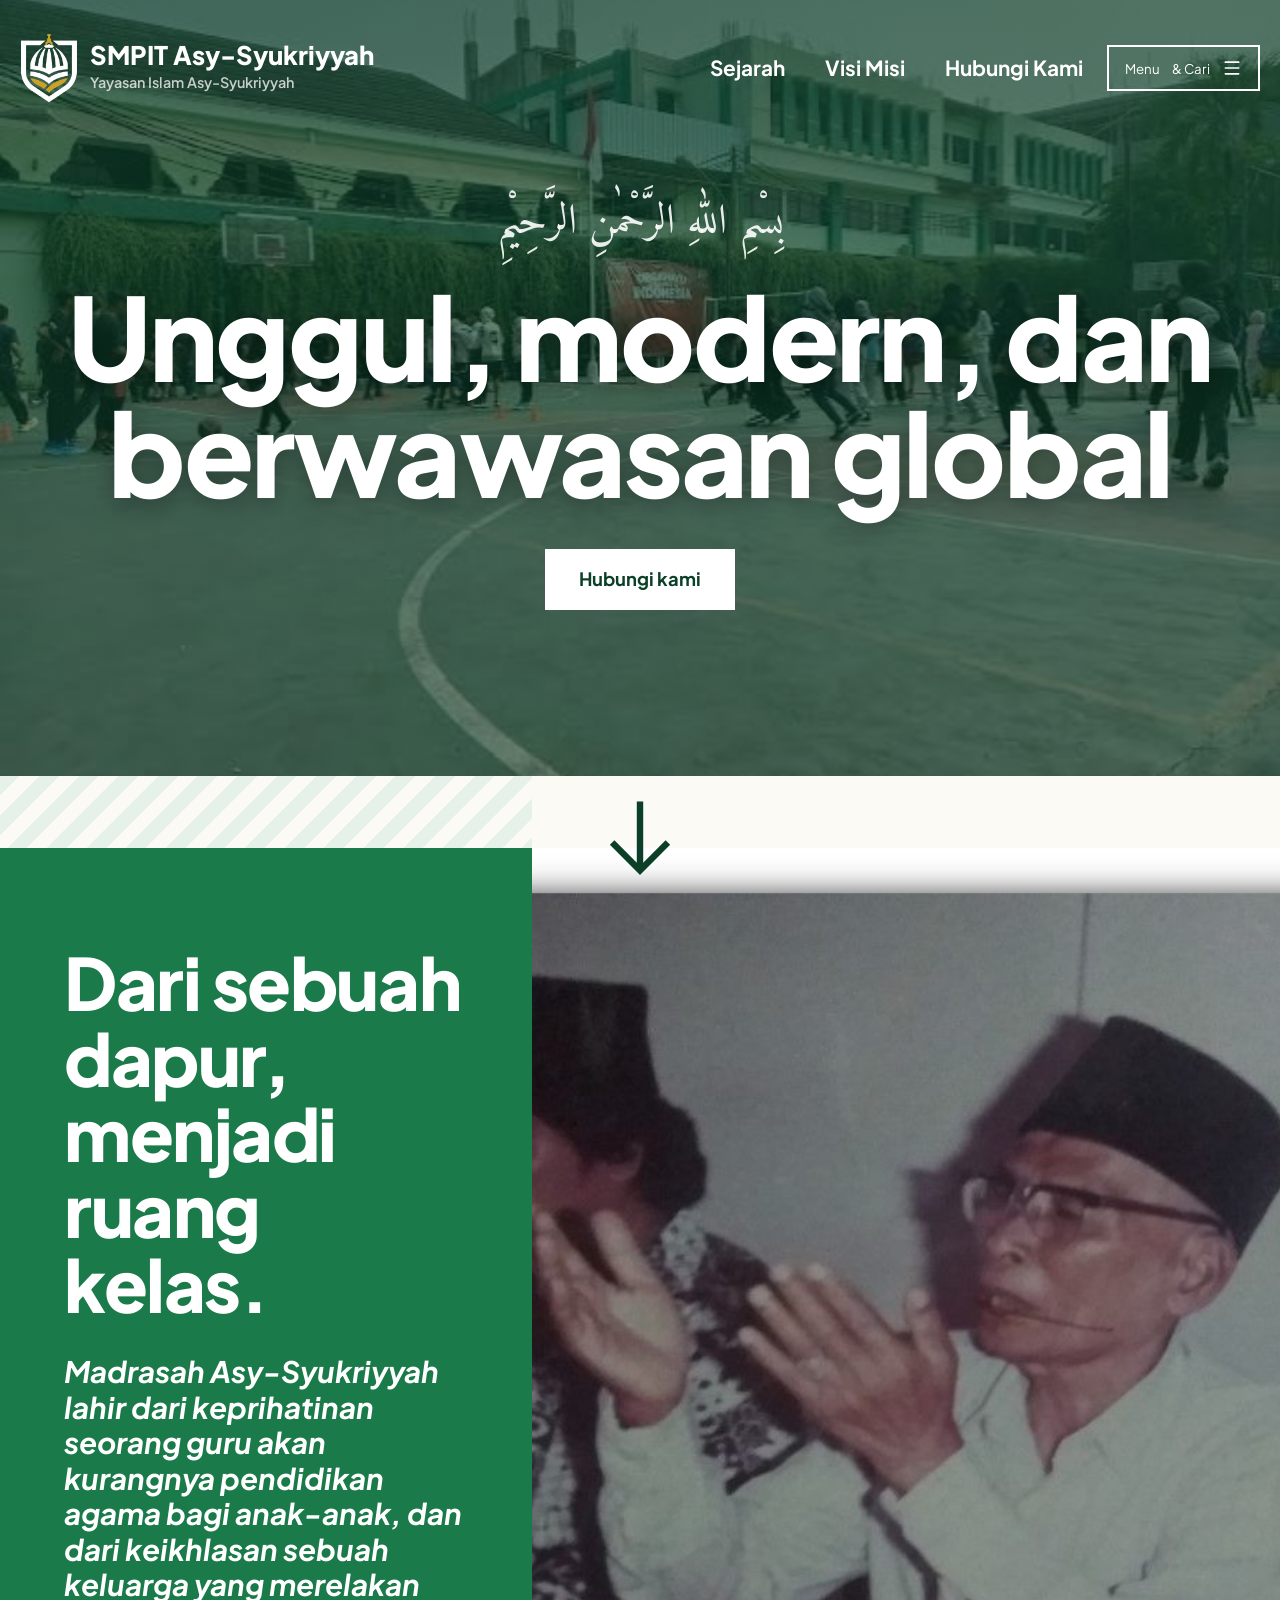
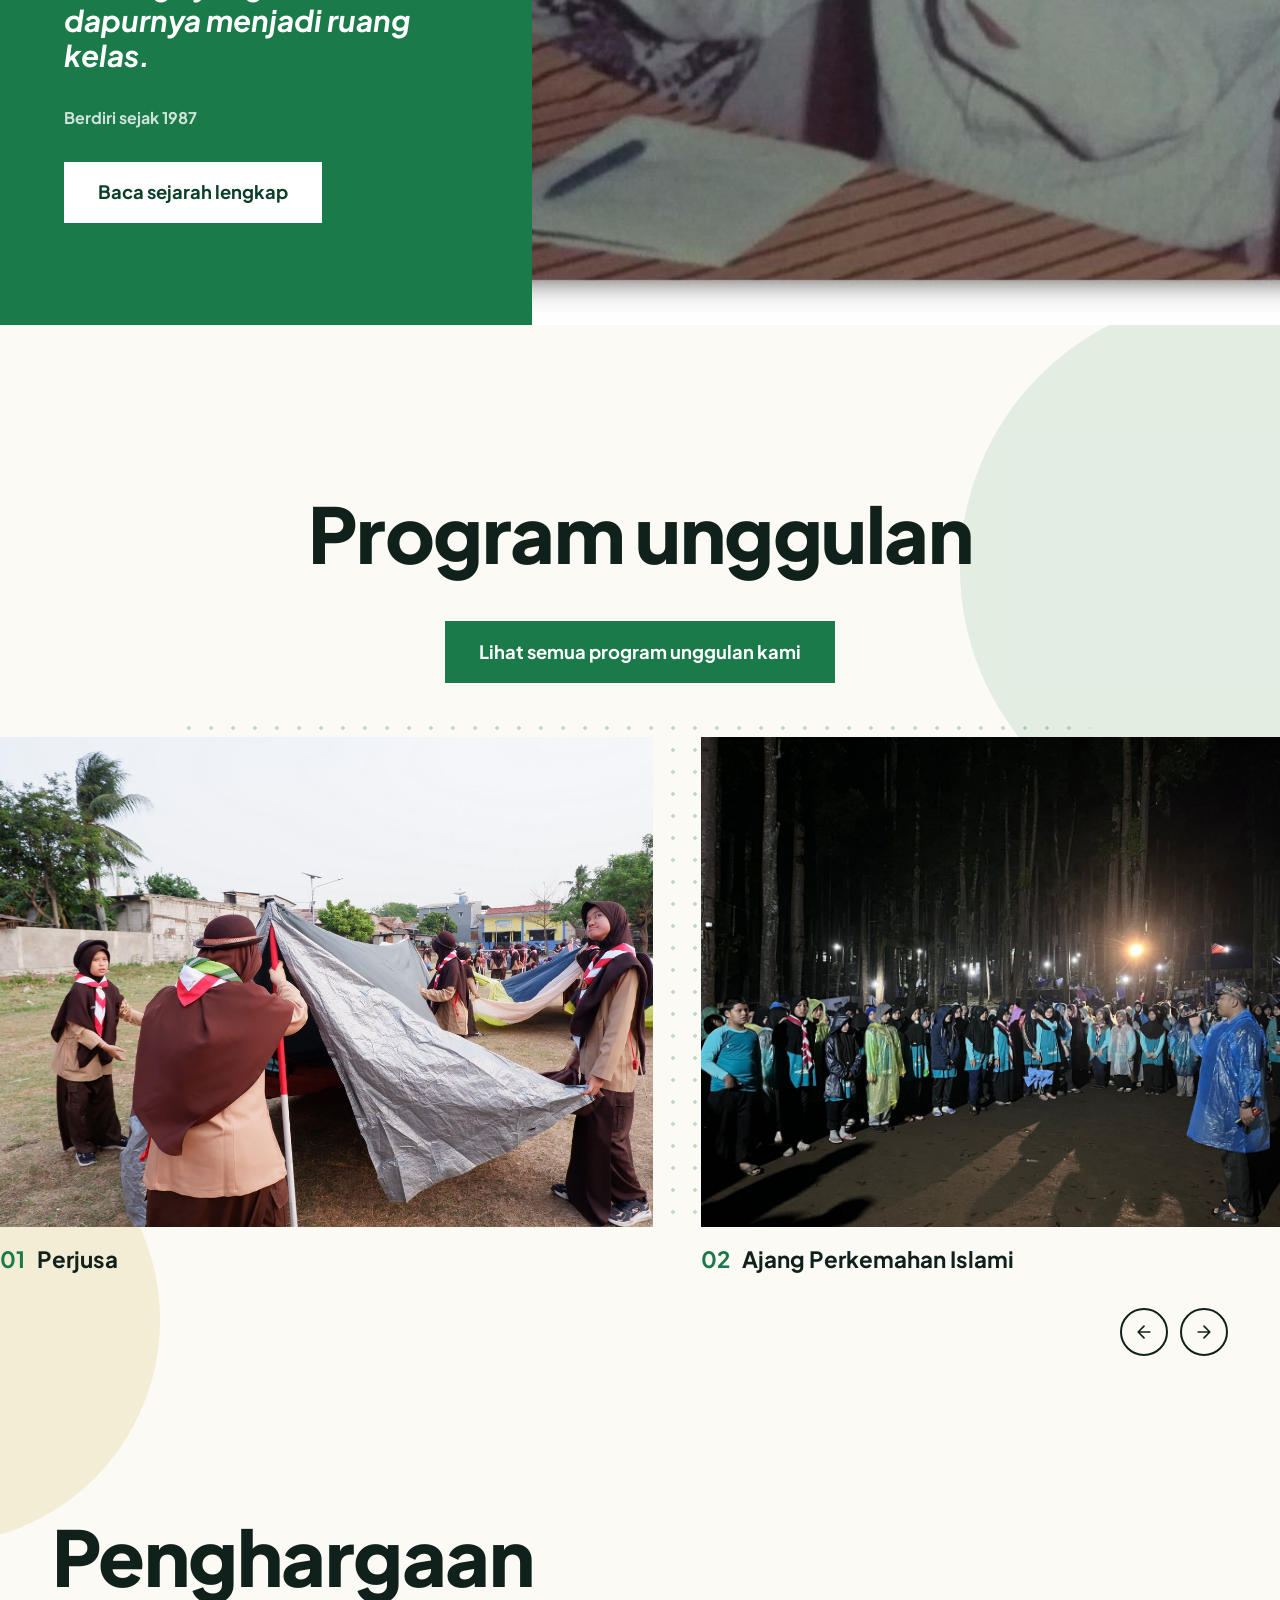
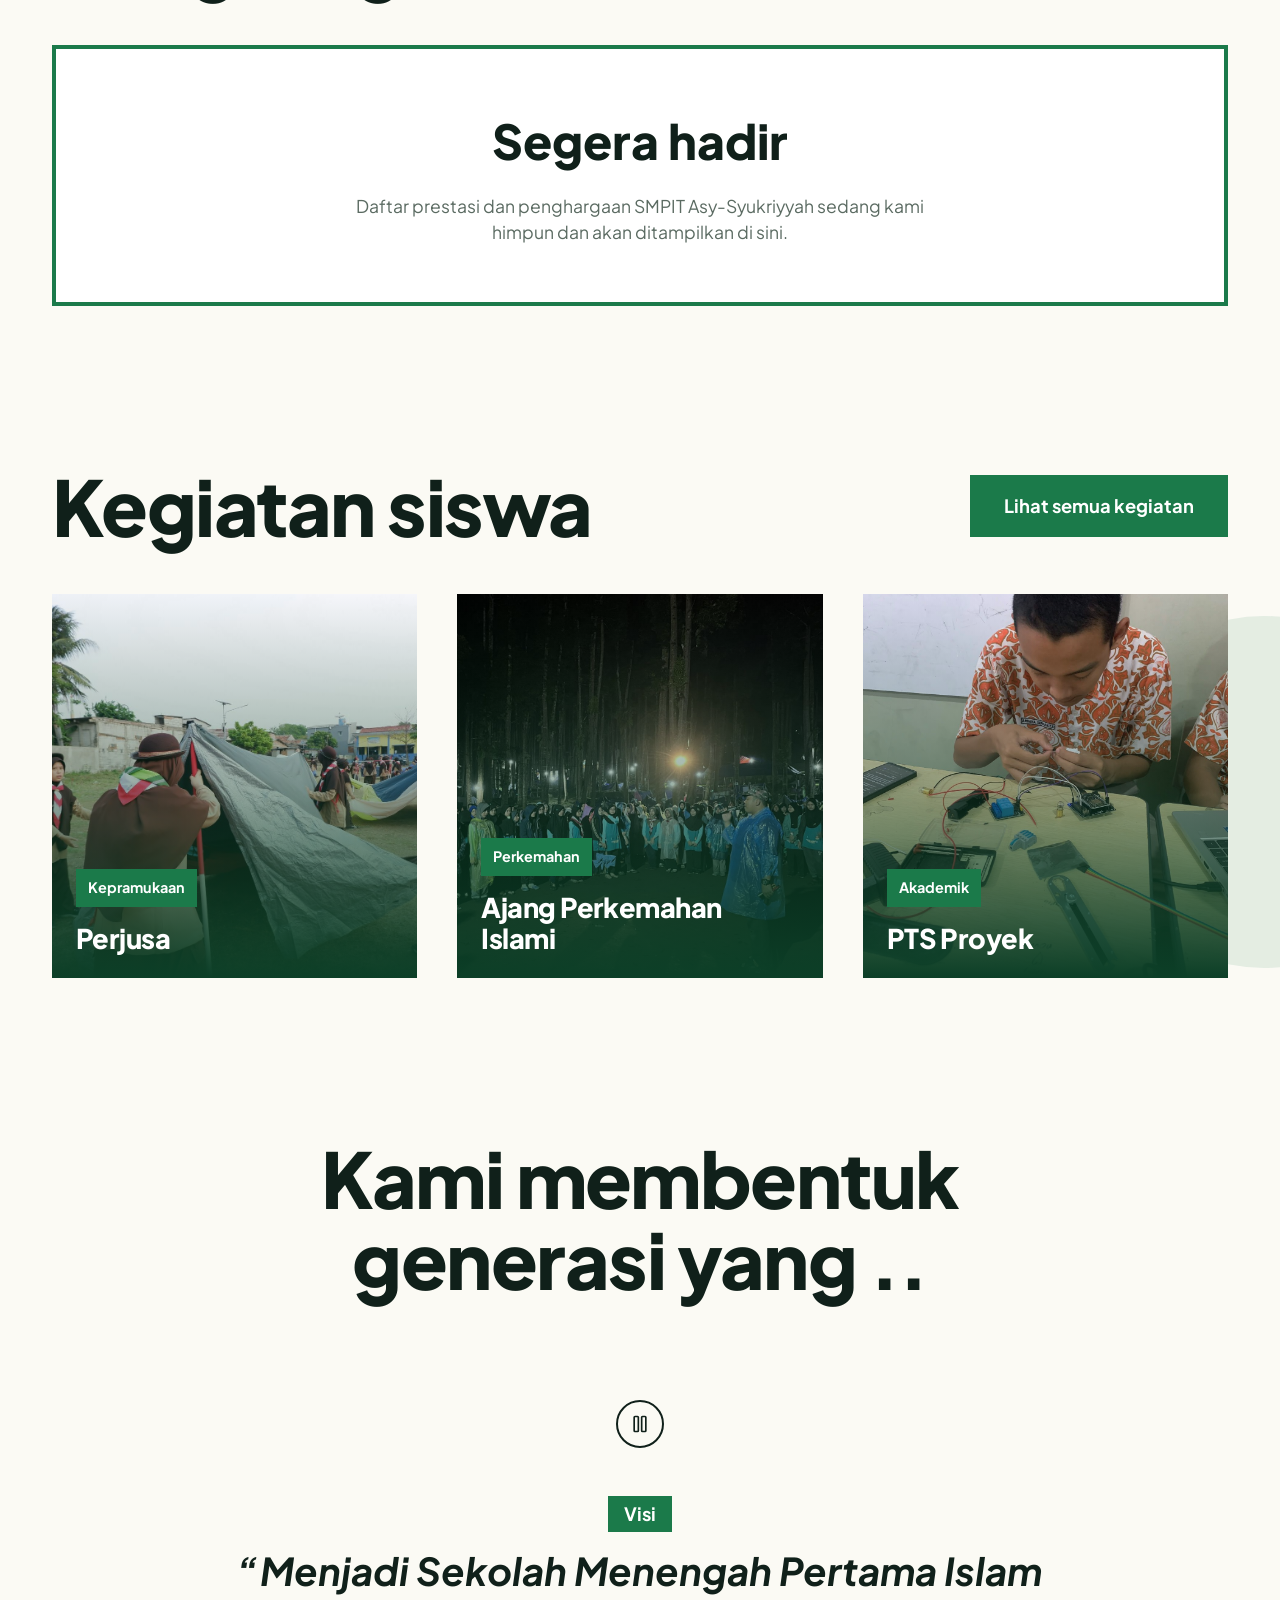
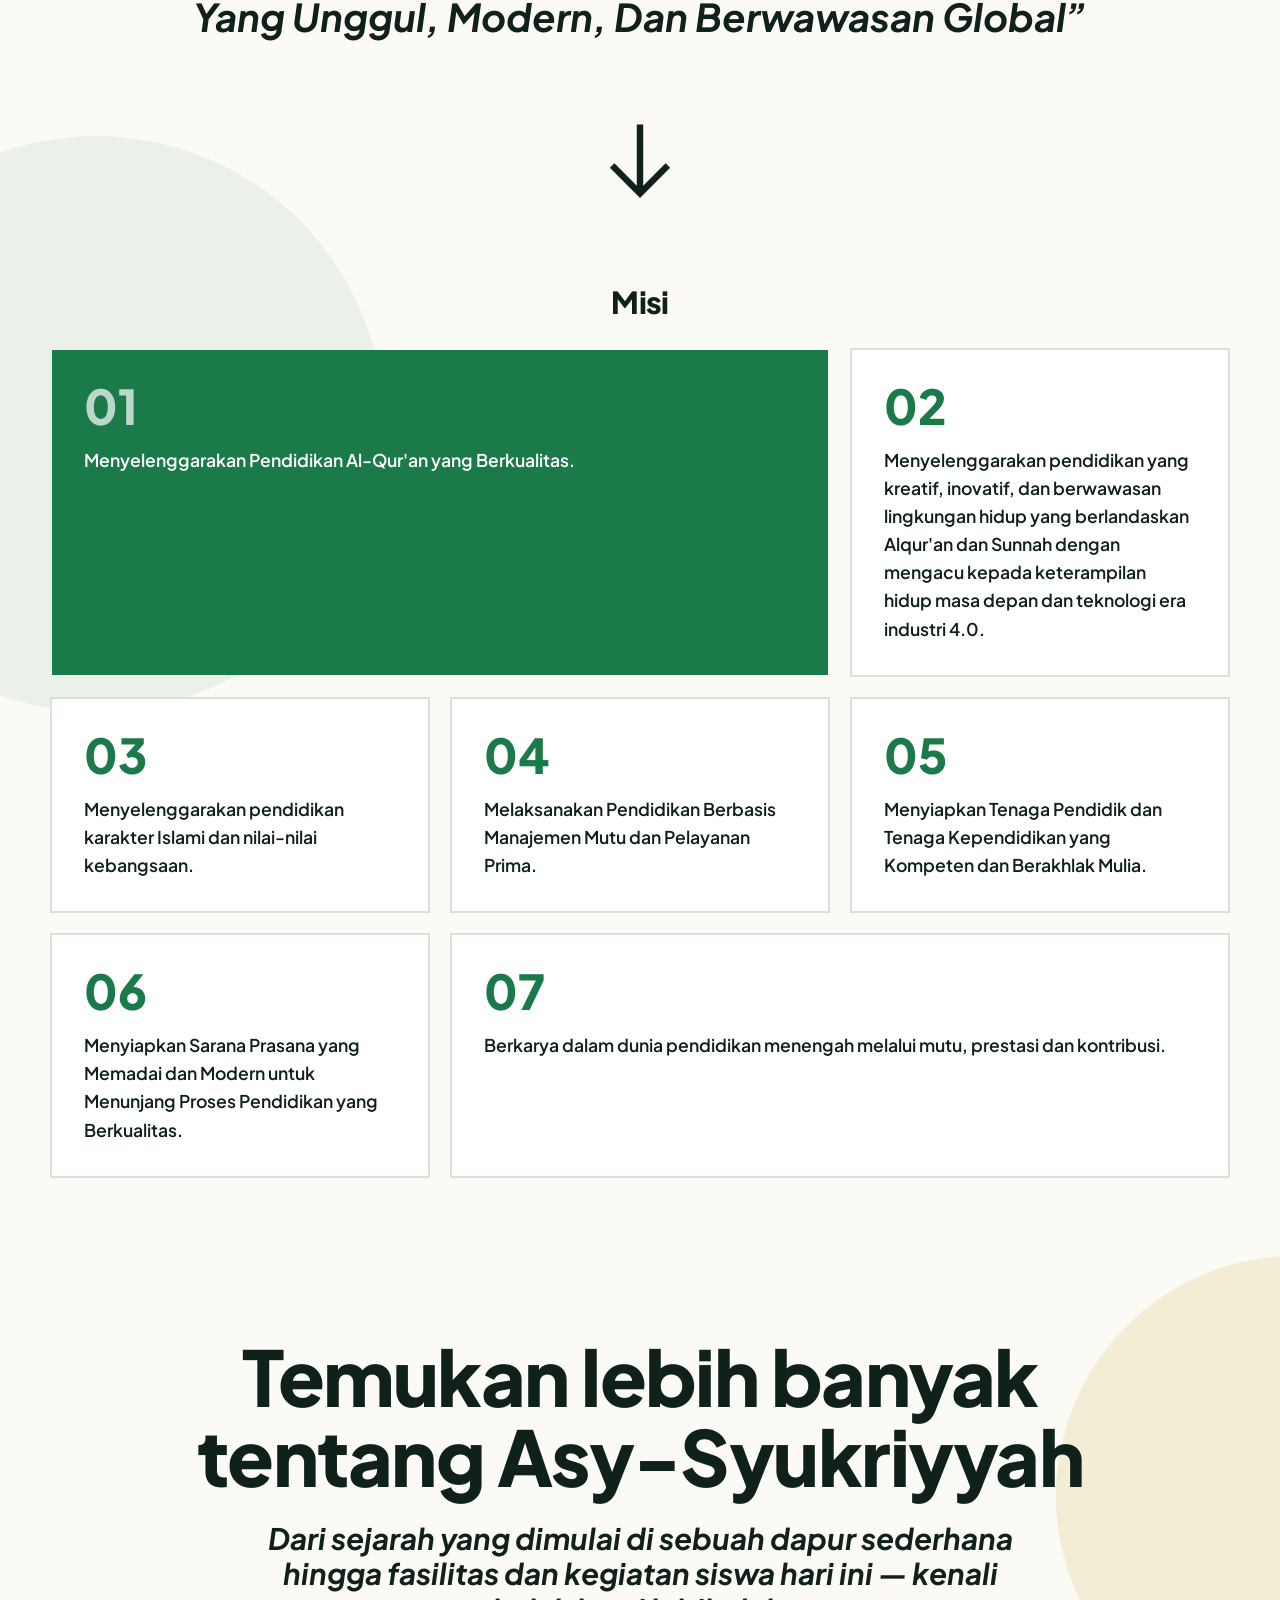
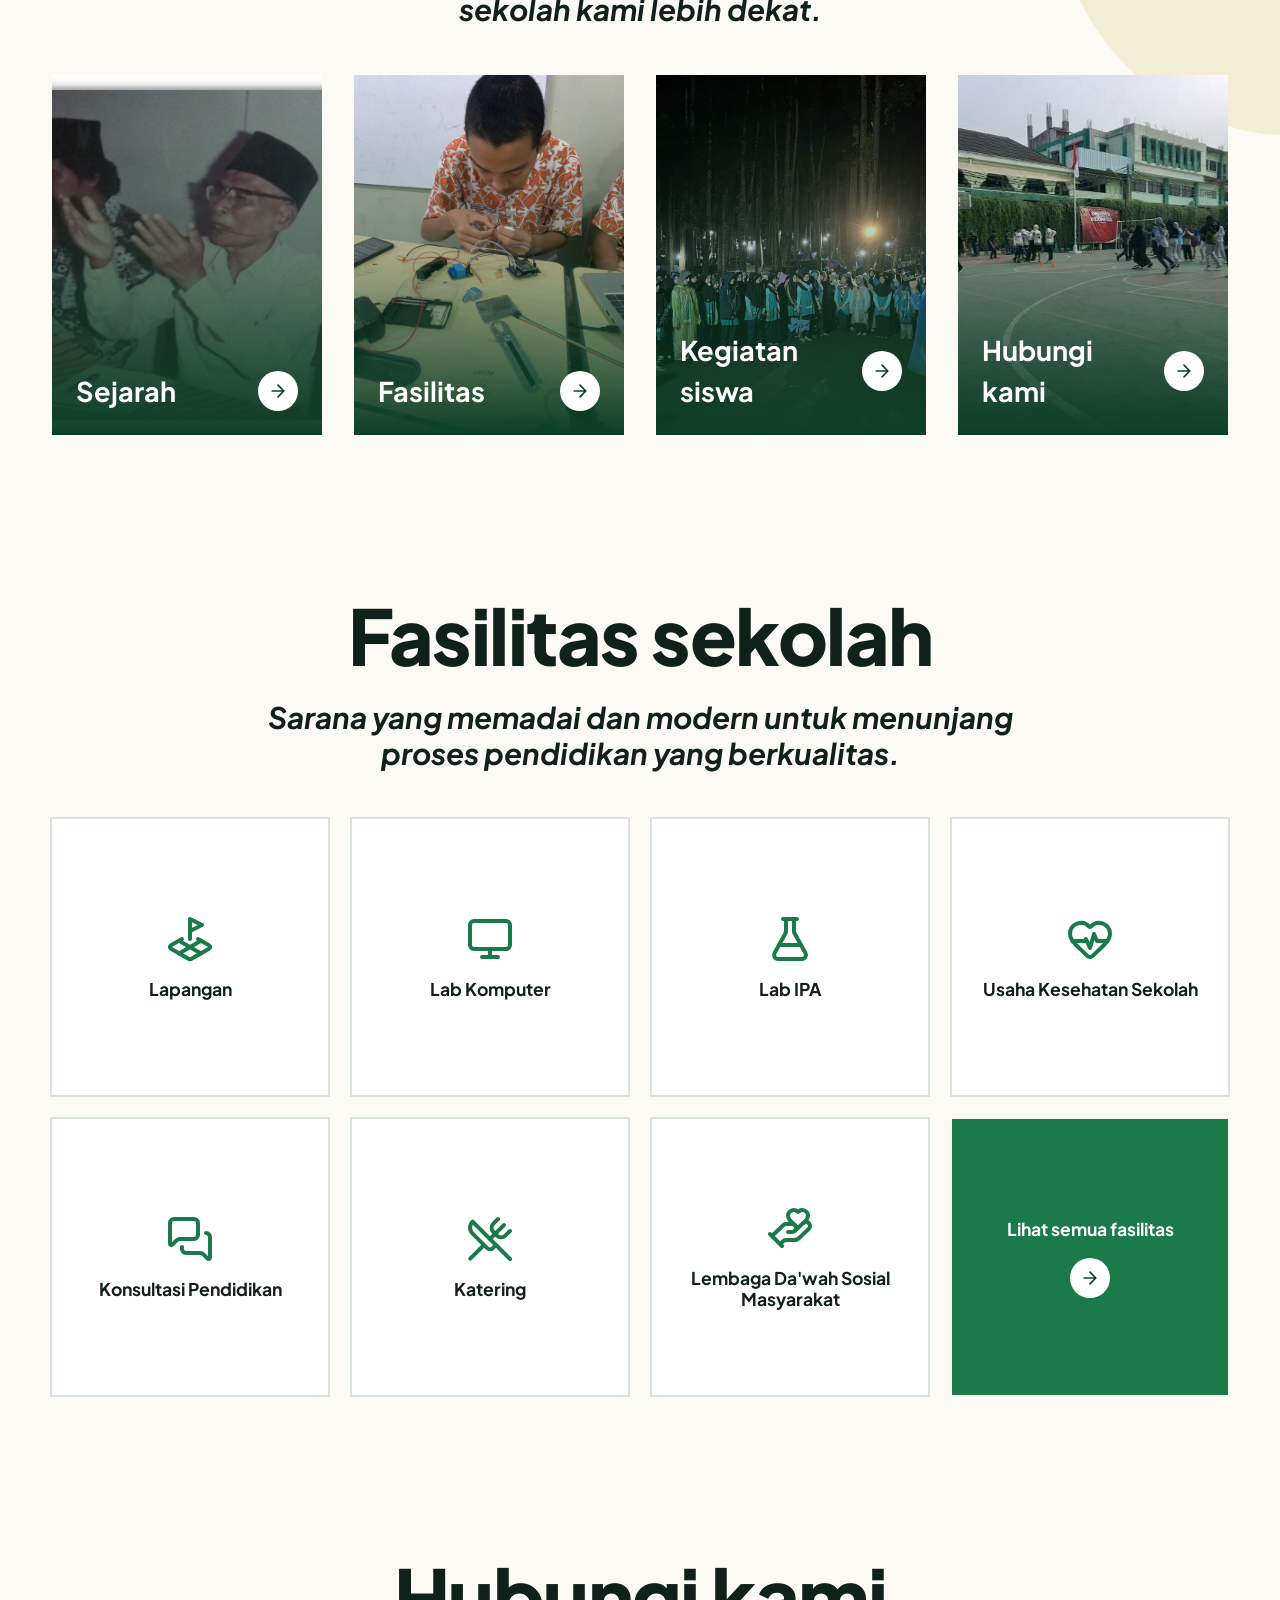
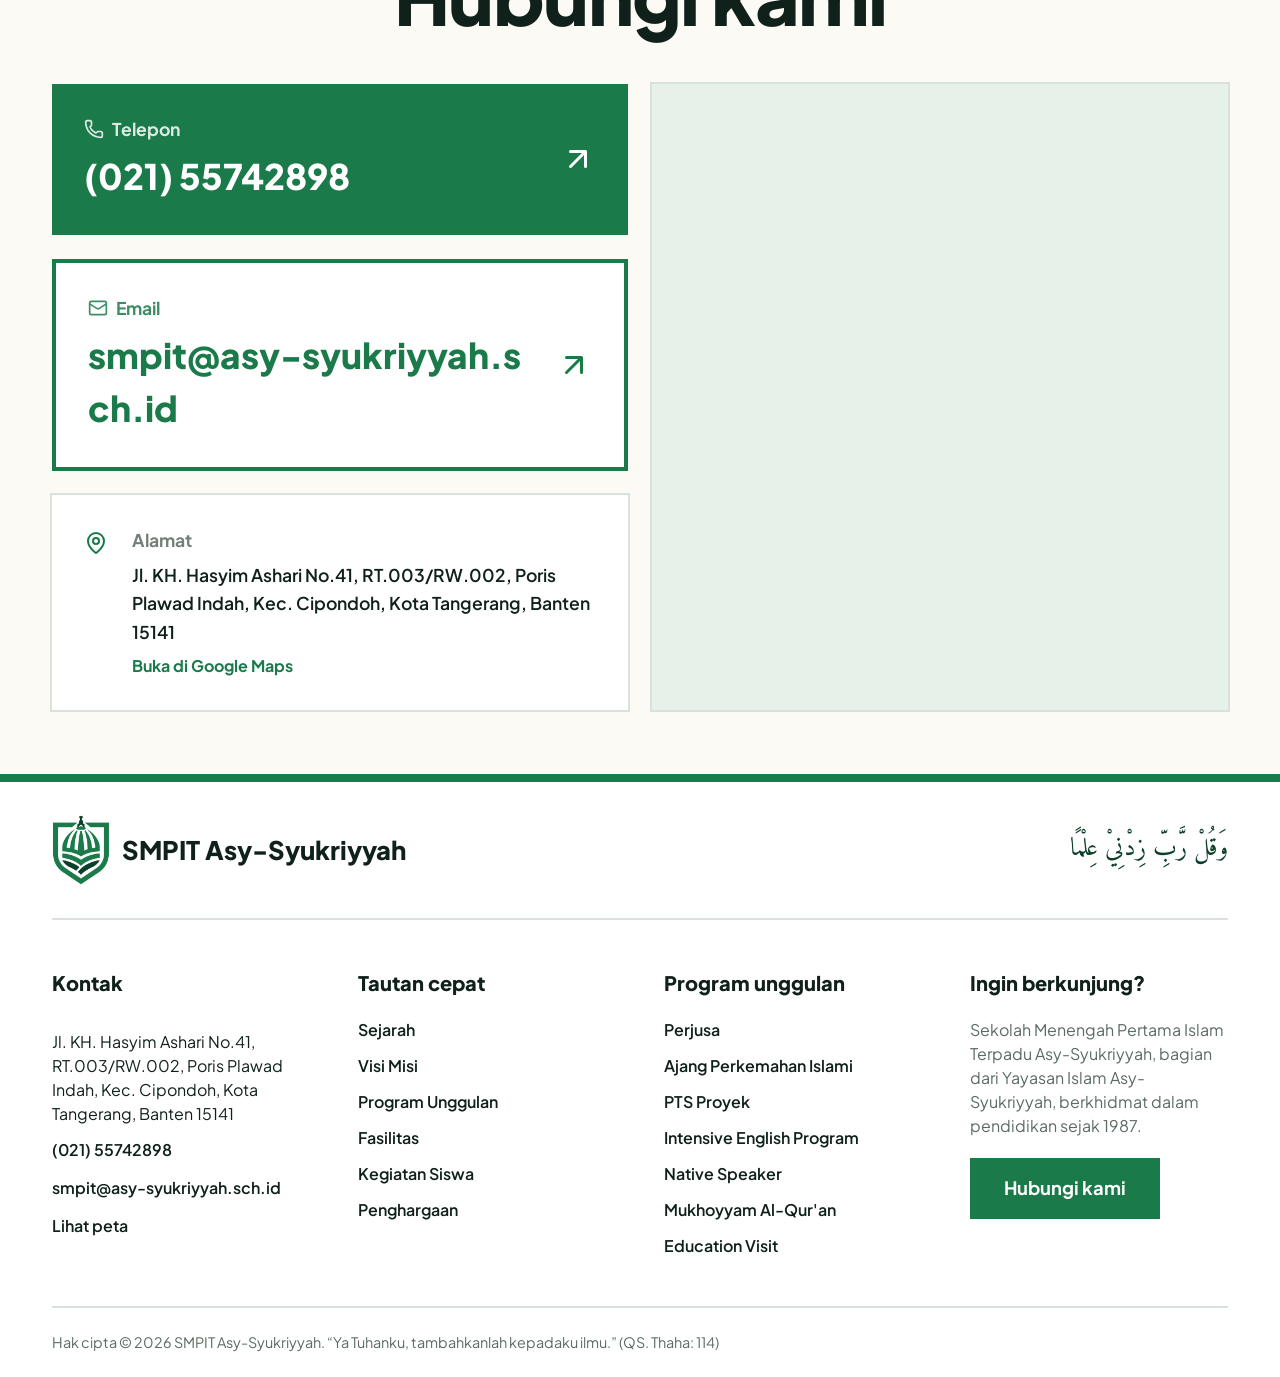
<file: index.html>
<!DOCTYPE html>
<html lang="id">
<head>
<meta charset="UTF-8">
<meta name="viewport" content="width=device-width, initial-scale=1">
<title>SMPIT Asy-Syukriyyah</title>
<meta name="description" content="SMPIT Asy-Syukriyyah, Poris Plawad Indah, Cipondoh, Kota Tangerang — Sekolah Menengah Pertama Islam yang unggul, modern, dan berwawasan global.">
<meta property="og:title" content="SMPIT Asy-Syukriyyah">
<meta property="og:description" content="Sekolah Menengah Pertama Islam yang unggul, modern, dan berwawasan global.">
<meta property="og:type" content="website">
<meta name="twitter:card" content="summary_large_image">
<link rel="preconnect" href="https://fonts.googleapis.com">
<link rel="preconnect" href="https://fonts.gstatic.com" crossorigin>
<link href="https://fonts.googleapis.com/css2?family=Plus+Jakarta+Sans:wght@400;600;700;800&family=Amiri:wght@400;700&display=swap" rel="stylesheet">
<link rel="stylesheet" href="style.css">
</head>
<body>

<!-- SVG icon sprite -->
<svg width="0" height="0" style="position:absolute" aria-hidden="true">
  <symbol id="i-img" viewBox="0 0 24 24" fill="none" stroke="currentColor" stroke-width="2" stroke-linecap="round" stroke-linejoin="round"><rect width="18" height="18" x="3" y="3" rx="2"/><circle cx="9" cy="9" r="2"/><path d="m21 15-3.1-3.1a2 2 0 0 0-2.8 0L6 21"/></symbol>
  <symbol id="i-arr" viewBox="0 0 24 24" fill="none" stroke="currentColor" stroke-width="2" stroke-linecap="round" stroke-linejoin="round"><path d="M5 12h14M12 5l7 7-7 7"/></symbol>
  <symbol id="i-arl" viewBox="0 0 24 24" fill="none" stroke="currentColor" stroke-width="2" stroke-linecap="round" stroke-linejoin="round"><path d="m12 19-7-7 7-7M19 12H5"/></symbol>
  <symbol id="i-ne" viewBox="0 0 24 24" fill="none" stroke="currentColor" stroke-width="2" stroke-linecap="round" stroke-linejoin="round"><path d="M7 7h10v10M7 17 17 7"/></symbol>
  <symbol id="i-chev" viewBox="0 0 80 96" fill="none" stroke="currentColor" stroke-width="8" stroke-linecap="square"><path d="M40 4v80M8 54l32 32 32-32"/></symbol>
</svg>

<header>
  <div class="row">
    <a class="brand" href="index.html" aria-label="SMPIT Asy-Syukriyyah">
      <img class="logo" src="images/logo-putih.png" alt="Logo SMPIT Asy-Syukriyyah">
      <span><b>SMPIT Asy-Syukriyyah</b><small>Yayasan Islam Asy-Syukriyyah</small></span>
    </a>
    <nav class="main" aria-label="Navigasi utama"><ul>
      <li><a href="sejarah.html">Sejarah</a></li>
      <li><a href="visi-misi.html">Visi Misi</a></li>
      <li><a href="hubungi-kami.html">Hubungi Kami</a></li>
    </ul></nav>
    <button class="menu-btn" id="open" aria-haspopup="dialog" aria-expanded="false">Menu<span class="lbl"> &amp; Cari</span>
      <svg viewBox="0 0 24 24" fill="none" stroke="currentColor" stroke-width="2" stroke-linecap="round"><path d="M4 5h16M4 12h16M4 19h16"/></svg>
    </button>
  </div>
</header>

<div class="drawer" id="drawer" role="dialog" aria-modal="true" aria-label="Menu">
  <div class="top"><b class="arabic" style="font-size:1.6rem">بِسْمِ اللّٰهِ</b><button class="x" id="close">Tutup</button></div>
  <input type="search" placeholder="Cari di situs ini…" aria-label="Cari">
  <ul>
    <li><a href="sejarah.html">Sejarah</a></li><li><a href="visi-misi.html">Visi Misi</a></li>
    <li><a href="program-unggulan.html">Program Unggulan</a></li><li><a href="fasilitas.html">Fasilitas</a></li>
    <li><a href="kegiatan.html">Kegiatan Siswa</a></li><li><a href="penghargaan.html">Penghargaan</a></li>
    <li><a href="hubungi-kami.html">Hubungi Kami</a></li>
  </ul>
</div>

<main id="top">
  <section class="hero" aria-labelledby="hero-judul">
    <img class="bg" src="images/hero.jpg" alt="Gedung SMPIT Asy-Syukriyyah">
    <div class="wrap">
      <h1 style="position:absolute;width:1px;height:1px;overflow:hidden;clip:rect(0 0 0 0)">SMPIT Asy-Syukriyyah</h1>
      <p class="arabic" lang="ar">بِسْمِ اللّٰهِ الرَّحْمٰنِ الرَّحِيْمِ</p>
      <h2 id="hero-judul">Unggul, modern, dan berwawasan global</h2>
      <a class="btn light" href="hubungi-kami.html">Hubungi kami</a>
    </div>
  </section>

  <div class="page">
    <div class="circle" style="top:70rem;right:-14rem;width:34rem;height:34rem;background:rgba(27,122,74,.1)"></div>
    <div class="circle" style="top:120rem;left:-18rem;width:28rem;height:28rem;background:rgba(201,162,39,.15)"></div>
    <div class="circle" style="top:190rem;right:-10rem;width:22rem;height:22rem;background:rgba(27,122,74,.1)"></div>
    <div class="circle" style="top:260rem;left:-12rem;width:36rem;height:36rem;background:rgba(27,122,74,.07)"></div>
    <div class="circle" style="top:330rem;right:-16rem;width:30rem;height:30rem;background:rgba(201,162,39,.15)"></div>

    <!-- Sejarah -->
    <section class="sejarah" id="sejarah" aria-labelledby="sej-h">
      <div class="stripes p-stripes" aria-hidden="true"></div>
      <svg class="arrow" style="top:4rem;left:50%;transform:translate(-50%,-50%)" aria-hidden="true"><use href="#i-chev"/></svg>
      <div class="box">
        <div class="txt">
          <h2 id="sej-h">Dari sebuah dapur, menjadi ruang kelas.</h2>
          <p class="lead">Madrasah Asy-Syukriyyah lahir dari keprihatinan seorang guru akan kurangnya pendidikan agama bagi anak-anak, dan dari keikhlasan sebuah keluarga yang merelakan dapurnya menjadi ruang kelas.</p>
          <p style="font-weight:700;color:rgba(255,255,255,.8)">Berdiri sejak 1987</p>
          <div><a class="btn light" href="sejarah.html">Baca sejarah lengkap</a></div>
        </div>
        <div class="img">
          <img src="images/sejarah.jpg" alt="Foto bersejarah Madrasah Asy-Syukriyyah" loading="lazy">
        </div>
      </div>
    </section>

    <!-- Program unggulan -->
    <section class="sec dotsbg" id="program" aria-labelledby="prog-h">
      <div class="wrap" style="position:relative">
        <div class="p-dots" aria-hidden="true"></div>
        <h2 id="prog-h" class="title">Program unggulan</h2>
        <div style="text-align:center;margin-bottom:3rem"><a class="btn" href="program-unggulan.html">Lihat semua program unggulan kami</a></div>
      </div>
      <ul class="carousel" id="car" aria-label="Daftar program unggulan"></ul>
      <div class="arrows">
        <button class="circ" id="prev" aria-label="Geser ke kiri"><svg><use href="#i-arl"/></svg></button>
        <button class="circ" id="next" aria-label="Geser ke kanan"><svg><use href="#i-arr"/></svg></button>
      </div>
    </section>

    <!-- Penghargaan -->
    <section class="sec" id="penghargaan" aria-labelledby="pen-h">
      <div class="wrap">
        <h2 id="pen-h" class="title" style="text-align:left;margin-left:0">Penghargaan</h2>
        <div class="boxed">
          <p>Segera hadir</p>
          <p>Daftar prestasi dan penghargaan SMPIT Asy-Syukriyyah sedang kami himpun dan akan ditampilkan di sini.</p>
        </div>
      </div>
    </section>

    <!-- Kegiatan -->
    <section class="sec" id="kegiatan" aria-labelledby="keg-h">
      <div class="wrap">
        <div class="head"><h2 id="keg-h">Kegiatan siswa</h2><a class="btn" href="kegiatan.html">Lihat semua kegiatan</a></div>
        <ul class="grid3">
          <li><article class="card"><div class="im"><img src="images/perjusa.jpg" alt="Perjusa" loading="lazy"></div><div class="t"><span>Kepramukaan</span><h3>Perjusa</h3></div></article></li>
          <li><article class="card"><div class="im"><img src="images/perkemahan.jpg" alt="Ajang Perkemahan Islami" style="object-position:80% 50%" loading="lazy"></div><div class="t"><span>Perkemahan</span><h3>Ajang Perkemahan Islami</h3></div></article></li>
          <li><article class="card"><div class="im"><img src="images/pts-proyek.jpg" alt="PTS Proyek" loading="lazy"></div><div class="t"><span>Akademik</span><h3>PTS Proyek</h3></div></article></li>
        </ul>
        <a class="btn block-btn" href="kegiatan.html">Lihat semua kegiatan</a>
      </div>
    </section>

    <!-- Visi misi -->
    <section class="sec" id="visi-misi" aria-labelledby="vm-h">
      <div class="wrap">
        <div class="rot">
          <h2 id="vm-h" class="title" style="margin-bottom:2rem">Kami membentuk generasi yang ..<span class="word" id="word" aria-live="off">Berakhlak Mulia</span></h2>
          <button class="pause" id="pause" aria-pressed="false" aria-label="Jeda animasi">
            <svg viewBox="0 0 24 24" fill="none" stroke="currentColor" stroke-width="2" stroke-linecap="round" stroke-linejoin="round"><rect x="14" y="3" width="5" height="18" rx="1"/><rect x="5" y="3" width="5" height="18" rx="1"/></svg>
          </button>
        </div>
        <figure class="visi"><figcaption class="chip">Visi</figcaption><blockquote><p>“Menjadi Sekolah Menengah Pertama Islam Yang Unggul, Modern, Dan Berwawasan Global”</p></blockquote></figure>
        <svg class="chev" aria-hidden="true"><use href="#i-chev"/></svg>
        <h3 class="misi-h">Misi</h3>
        <ol class="misi">
          <li><b>01</b><span>Menyelenggarakan Pendidikan Al-Qur'an yang Berkualitas.</span></li>
          <li><b>02</b><span>Menyelenggarakan pendidikan yang kreatif, inovatif, dan berwawasan lingkungan hidup yang berlandaskan Alqur'an dan Sunnah dengan mengacu kepada keterampilan hidup masa depan dan teknologi era industri 4.0.</span></li>
          <li><b>03</b><span>Menyelenggarakan pendidikan karakter Islami dan nilai-nilai kebangsaan.</span></li>
          <li><b>04</b><span>Melaksanakan Pendidikan Berbasis Manajemen Mutu dan Pelayanan Prima.</span></li>
          <li><b>05</b><span>Menyiapkan Tenaga Pendidik dan Tenaga Kependidikan yang Kompeten dan Berakhlak Mulia.</span></li>
          <li><b>06</b><span>Menyiapkan Sarana Prasana yang Memadai dan Modern untuk Menunjang Proses Pendidikan yang Berkualitas.</span></li>
          <li class="w2"><b>07</b><span>Berkarya dalam dunia pendidikan menengah melalui mutu, prestasi dan kontribusi.</span></li>
        </ol>
      </div>
    </section>

    <!-- Jelajahi -->
    <section class="sec" aria-labelledby="jel-h">
      <div class="wrap">
        <h2 id="jel-h" class="title" style="margin-bottom:1.5rem">Temukan lebih banyak tentang Asy-Syukriyyah</h2>
        <p class="lead" style="text-align:center;max-width:48rem;margin:0 auto 3rem">Dari sejarah yang dimulai di sebuah dapur sederhana hingga fasilitas dan kegiatan siswa hari ini — kenali sekolah kami lebih dekat.</p>
        <ul class="tiles" id="tiles"></ul>
      </div>
    </section>

    <!-- Fasilitas -->
    <section class="sec" id="fasilitas" aria-labelledby="fas-h">
      <div class="wrap">
        <h2 id="fas-h" class="title" style="margin-bottom:1.5rem">Fasilitas sekolah</h2>
        <p class="lead" style="text-align:center;max-width:48rem;margin:0 auto 3rem">Sarana yang memadai dan modern untuk menunjang proses pendidikan yang berkualitas.</p>
        <ul class="fas">
          <li><svg viewBox="0 0 24 24" fill="none" stroke="currentColor" stroke-width="2" stroke-linecap="round" stroke-linejoin="round"><path d="m12 8 6-3-6-3v10"/><path d="m8 12-5.5 3.1a1 1 0 0 0 0 1.8l8.5 4.9a2 2 0 0 0 2 0l8.5-4.9a1 1 0 0 0 0-1.8L16 12"/><path d="m6.5 12.9 11 6.3M17.5 12.9l-11 6.3"/></svg><span>Lapangan</span></li>
          <li><svg viewBox="0 0 24 24" fill="none" stroke="currentColor" stroke-width="2" stroke-linecap="round" stroke-linejoin="round"><rect width="20" height="14" x="2" y="3" rx="2"/><path d="M8 21h8M12 17v4"/></svg><span>Lab Komputer</span></li>
          <li><svg viewBox="0 0 24 24" fill="none" stroke="currentColor" stroke-width="2" stroke-linecap="round" stroke-linejoin="round"><path d="M14 2v6a2 2 0 0 0 .2 1l5.5 10a2 2 0 0 1-1.7 3H6a2 2 0 0 1-1.7-3l5.5-10A2 2 0 0 0 10 8V2"/><path d="M6.5 15h11M8.5 2h7"/></svg><span>Lab IPA</span></li>
          <li><svg viewBox="0 0 24 24" fill="none" stroke="currentColor" stroke-width="2" stroke-linecap="round" stroke-linejoin="round"><path d="M2 9.5a5.5 5.5 0 0 1 9.6-3.7.6.6 0 0 0 .8 0A5.5 5.5 0 0 1 22 9.5c0 2.3-1.5 4-3 5.5l-5.5 5.3a2 2 0 0 1-3 0L5 15c-1.5-1.5-3-3.200-3-5.500"/><path d="M3.2 13h6.3l.5-1 2 4.500 2-7 1.500 3.500h5.300"/></svg><span>Usaha Kesehatan Sekolah</span></li>
          <li><svg viewBox="0 0 24 24" fill="none" stroke="currentColor" stroke-width="2" stroke-linecap="round" stroke-linejoin="round"><path d="M16 10a2 2 0 0 1-2 2H6.8a2 2 0 0 0-1.400.6l-2.200 2.200A.7.7 0 0 1 2 14.300V4a2 2 0 0 1 2-2h10a2 2 0 0 1 2 2z"/><path d="M20 9a2 2 0 0 1 2 2v10.300a.7.7 0 0 1-1.200.5l-2.200-2.200a2 2 0 0 0-1.400-.6H10a2 2 0 0 1-2-2v-1"/></svg><span>Konsultasi Pendidikan</span></li>
          <li><svg viewBox="0 0 24 24" fill="none" stroke="currentColor" stroke-width="2" stroke-linecap="round" stroke-linejoin="round"><path d="m16 2-2.300 2.300a3 3 0 0 0 0 4.200l1.800 1.800a3 3 0 0 0 4.200 0L22 8"/><path d="M15 15 3.300 3.300a4.200 4.200 0 0 0 0 6l7.300 7.300c.7.700 2 .700 2.800 0L15 15Zm0 0 7 7"/><path d="m2.100 21.800 6.400-6.300M19 5l-7 7"/></svg><span>Katering</span></li>
          <li><svg viewBox="0 0 24 24" fill="none" stroke="currentColor" stroke-width="2" stroke-linecap="round" stroke-linejoin="round"><path d="M11 14h2a2 2 0 0 0 0-4h-3c-.6 0-1.100.2-1.400.6L3 16"/><path d="m14.500 13.400 5-4.700C20.200 8 21 6.900 21 5.800a2.800 2.800 0 0 0-4.800-1.900.3.3 0 0 1-.4 0A2.800 2.800 0 0 0 11 5.800c0 1.200.8 2.200 1.500 2.900L16 12"/><path d="m2 15 6 6M7 20l1.600-1.400c.3-.4.800-.6 1.400-.6h4c1.100 0 2.100-.4 2.800-1.200l4.600-4.400a1 1 0 0 0-2.800-2.900"/></svg><span>Lembaga Da'wah Sosial Masyarakat</span></li>
          <li class="more" style="padding:0"><a href="fasilitas.html" style="display:flex;flex-direction:column;align-items:center;justify-content:center;gap:1rem;width:100%;height:100%;padding:1.5rem;text-align:center">Lihat semua fasilitas<i><svg><use href="#i-arr"/></svg></i></a></li>
        </ul>
      </div>
    </section>

    <!-- Hubungi kami -->
    <section class="sec" id="hubungi-kami" aria-labelledby="hub-h">
      <div class="wrap">
        <h2 id="hub-h" class="title">Hubungi kami</h2>
        <div class="contact">
          <div class="cs">
            <a class="c tel" href="tel:+622155742898"><span><small><svg viewBox="0 0 24 24" fill="none" stroke="currentColor" stroke-width="2" stroke-linecap="round" stroke-linejoin="round"><path d="M13.800 16.600a1 1 0 0 0 1.200-.3l.4-.5A2 2 0 0 1 17 15h3a2 2 0 0 1 2 2v3a2 2 0 0 1-2 2A18 18 0 0 1 2 4a2 2 0 0 1 2-2h3a2 2 0 0 1 2 2v3a2 2 0 0 1-.8 1.600l-.5.400a1 1 0 0 0-.3 1.200 14 14 0 0 0 6.400 6.400"/></svg>Telepon</small><strong>(021) 55742898</strong></span><svg><use href="#i-ne"/></svg></a>
            <a class="c mail" href="mailto:smpit@asy-syukriyyah.sch.id"><span><small><svg viewBox="0 0 24 24" fill="none" stroke="currentColor" stroke-width="2" stroke-linecap="round" stroke-linejoin="round"><path d="m22 7-9 5.700a2 2 0 0 1-2 0L2 7"/><rect x="2" y="4" width="20" height="16" rx="2"/></svg>Email</small><strong>smpit@asy-syukriyyah.sch.id</strong></span><svg><use href="#i-ne"/></svg></a>
            <a class="c addr" target="_blank" rel="noreferrer" href="https://www.google.com/maps/search/?api=1&query=SMPIT%20Asy-Syukriyyah%2C%20Jl.%20KH.%20Hasyim%20Ashari%20No.41%2C%20RT.003%2FRW.002%2C%20Poris%20Plawad%20Indah%2C%20Kec.%20Cipondoh%2C%20Kota%20Tangerang%2C%20Banten%2015141">
              <svg viewBox="0 0 24 24" fill="none" stroke="currentColor" stroke-width="2" stroke-linecap="round" stroke-linejoin="round"><path d="M20 10c0 5-5.500 10.200-7.400 11.800a1 1 0 0 1-1.200 0C9.500 20.200 4 15 4 10a8 8 0 0 1 16 0"/><circle cx="12" cy="10" r="3"/></svg>
              <span><small>Alamat</small><p>Jl. KH. Hasyim Ashari No.41, RT.003/RW.002, Poris Plawad Indah, Kec. Cipondoh, Kota Tangerang, Banten 15141</p><em>Buka di Google Maps</em></span>
            </a>
          </div>
          <div class="map"><iframe title="Peta lokasi SMPIT Asy-Syukriyyah" loading="lazy" referrerpolicy="no-referrer-when-downgrade" src="https://www.google.com/maps?q=SMPIT%20Asy-Syukriyyah%20Cipondoh%20Tangerang&output=embed"></iframe></div>
        </div>
      </div>
    </section>
  </div>
</main>

<footer>
  <div class="wrap">
    <div class="row1">
      <a class="brand" href="index.html"><img class="logo" src="images/logo-hijau.png" alt="Logo SMPIT Asy-Syukriyyah"><b>SMPIT Asy-Syukriyyah</b></a>
      <p class="arabic" lang="ar">وَقُلْ رَّبِّ زِدْنِيْ عِلْمًا</p>
    </div>
    <div class="cols">
      <address>
        <h4>Kontak</h4>
        <p>Jl. KH. Hasyim Ashari No.41, RT.003/RW.002, Poris Plawad Indah, Kec. Cipondoh, Kota Tangerang, Banten 15141</p>
        <a class="l" href="tel:+622155742898">(021) 55742898</a>
        <a class="l" href="mailto:smpit@asy-syukriyyah.sch.id">smpit@asy-syukriyyah.sch.id</a>
        <a class="l" target="_blank" rel="noreferrer" href="https://www.google.com/maps/search/?api=1&query=SMPIT%20Asy-Syukriyyah%20Cipondoh%20Tangerang">Lihat peta</a>
      </address>
      <nav aria-label="Tautan cepat"><h4>Tautan cepat</h4><ul>
        <li><a class="l" href="sejarah.html">Sejarah</a></li><li><a class="l" href="visi-misi.html">Visi Misi</a></li>
        <li><a class="l" href="program-unggulan.html">Program Unggulan</a></li><li><a class="l" href="fasilitas.html">Fasilitas</a></li>
        <li><a class="l" href="kegiatan.html">Kegiatan Siswa</a></li><li><a class="l" href="penghargaan.html">Penghargaan</a></li>
      </ul></nav>
      <nav aria-label="Program unggulan"><h4>Program unggulan</h4><ul id="fprog"></ul></nav>
      <div class="about">
        <h4 style="margin:0">Ingin berkunjung?</h4>
        <p>Sekolah Menengah Pertama Islam Terpadu Asy-Syukriyyah, bagian dari Yayasan Islam Asy-Syukriyyah, berkhidmat dalam pendidikan sejak 1987.</p>
        <a class="btn" href="hubungi-kami.html">Hubungi kami</a>
      </div>
    </div>
    <p class="copy">Hak cipta © 2026 SMPIT Asy-Syukriyyah. “Ya Tuhanku, tambahkanlah kepadaku ilmu.” (QS. Thaha: 114)</p>
  </div>
</footer>

<script>
const programs=[
  ["Perjusa","perjusa.jpg"],["Ajang Perkemahan Islami","perkemahan.jpg"],
  ["PTS Proyek","pts-proyek.jpg"],["Intensive English Program","english.jpg"],
  ["Native Speaker","native-speaker.jpg"],["Mukhoyyam Al-Qur'an","mukhoyyam.jpg"],
  ["Education Visit","edu-visit.jpg"]
];
const ph='<div class="ph p-khatam"><svg><use href="#i-img"/></svg>Tempat foto</div>';
const pic=(f,alt)=>f?`<img src="images/${f}" alt="${alt}" loading="lazy">`:ph;
document.getElementById('car').innerHTML=programs.map(([p,f],i)=>
  `<li><figure><div class="pic">${pic(f,p)}</div><figcaption><span>${String(i+1).padStart(2,'0')}</span>${p}</figcaption></figure></li>`).join('');
document.getElementById('fprog').innerHTML=programs.map(([p])=>`<li><a class="l" href="program-unggulan.html">${p}</a></li>`).join('');
document.getElementById('tiles').innerHTML=[
  ["Sejarah","sejarah.html","sejarah.jpg"],["Fasilitas","fasilitas.html","pts-proyek.jpg"],
  ["Kegiatan siswa","kegiatan.html","perkemahan.jpg"],["Hubungi kami","hubungi-kami.html","hero.jpg"]
].map(([t,h,f])=>`<li><a class="tile" href="${h}"><div class="im">${pic(f,t)}</div><span>${t}<i><svg><use href="#i-arr"/></svg></i></span></a></li>`).join('');

// carousel arrows
const car=document.getElementById('car');
const step=()=>car.querySelector('li').offsetWidth+24;
document.getElementById('prev').onclick=()=>car.scrollBy({left:-step()});
document.getElementById('next').onclick=()=>car.scrollBy({left:step()});

// menu drawer
const dr=document.getElementById('drawer'),op=document.getElementById('open');
const toggle=o=>{dr.classList.toggle('open',o);op.setAttribute('aria-expanded',o)};
op.onclick=()=>toggle(true);
document.getElementById('close').onclick=()=>toggle(false);
dr.querySelectorAll('a').forEach(a=>a.onclick=()=>toggle(false));
addEventListener('keydown',e=>{if(e.key==='Escape')toggle(false)});

// rotating word
const words=["Unggul","Modern","Berwawasan Global","Qur'ani","Berakhlak Mulia"];
const w=document.getElementById('word'),pb=document.getElementById('pause');
let idx=4,paused=matchMedia('(prefers-reduced-motion:reduce)').matches;
const setPause=p=>{paused=p;pb.setAttribute('aria-pressed',p)};setPause(paused);
pb.onclick=()=>setPause(!paused);
setInterval(()=>{if(paused)return;w.classList.add('out');
  setTimeout(()=>{idx=(idx+1)%words.length;w.textContent=words[idx];w.classList.remove('out')},350)},2400);
</script>
</body>
</html>
</file>
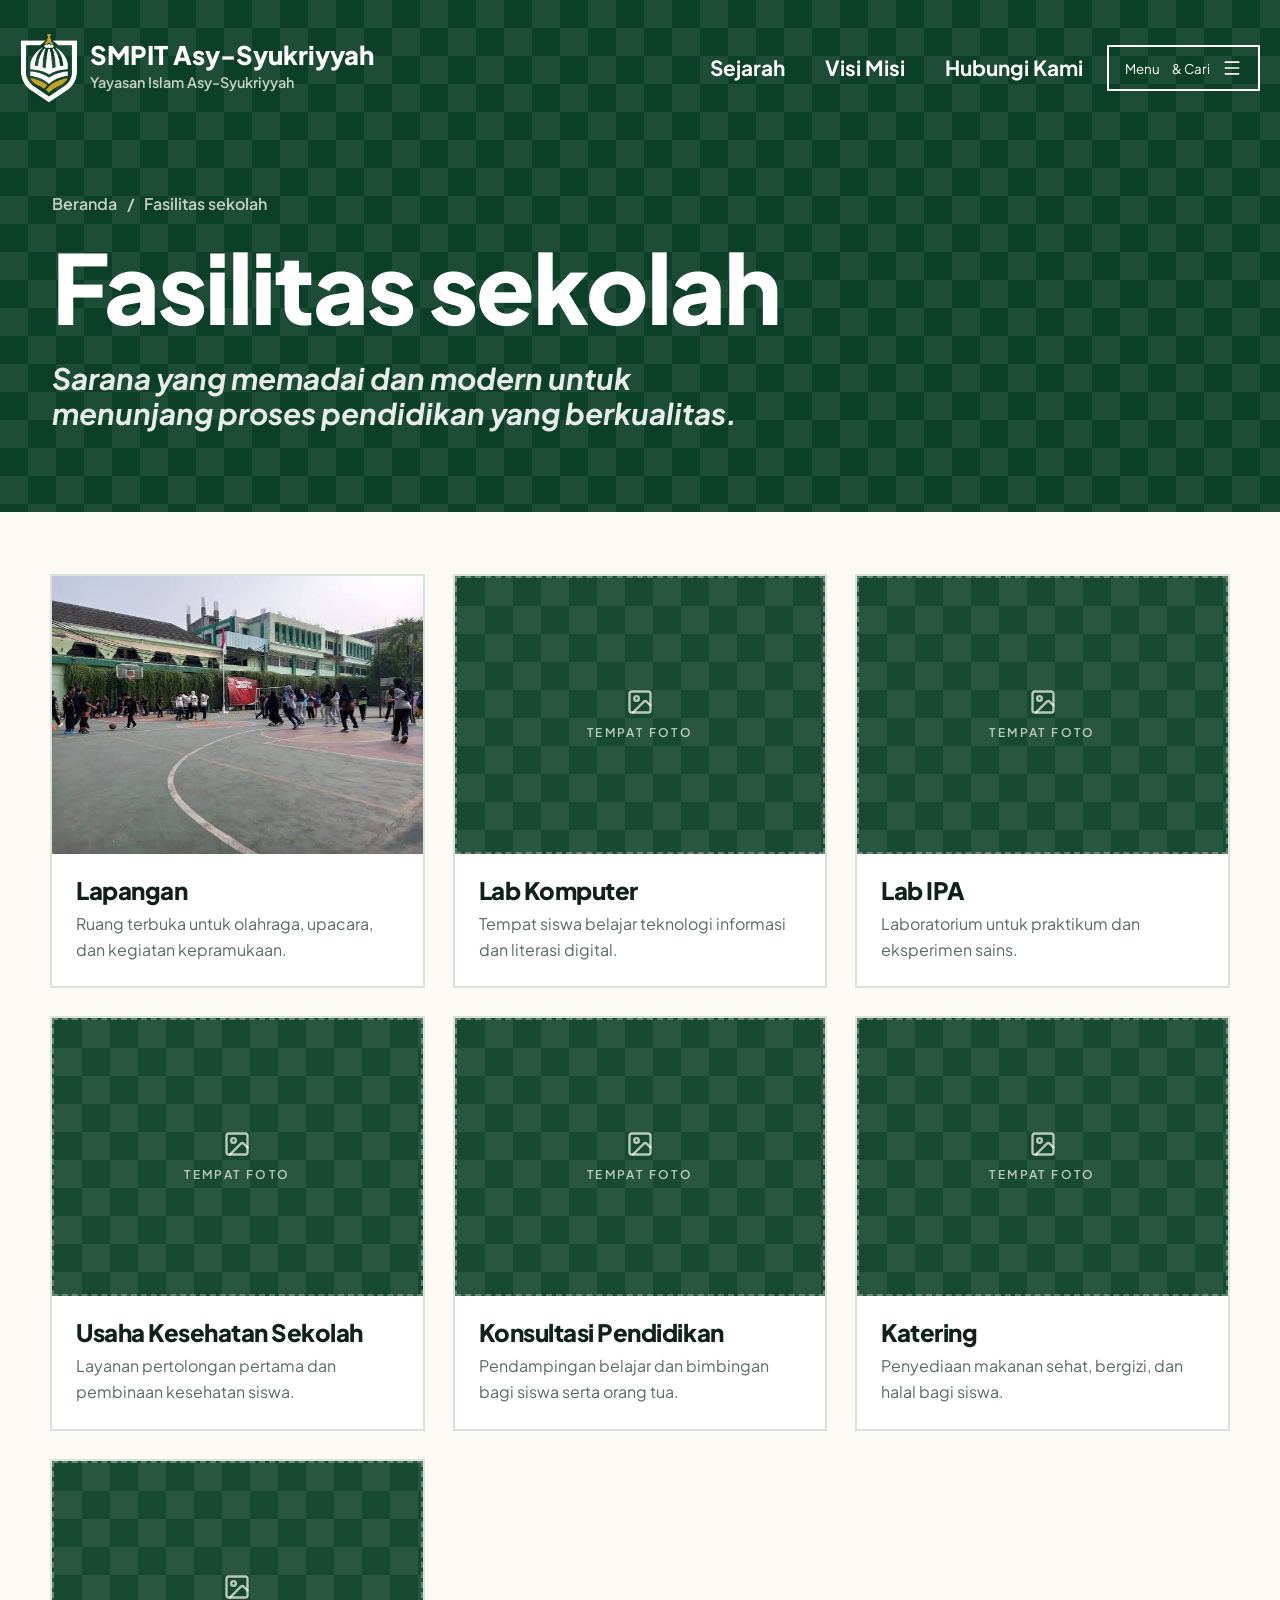
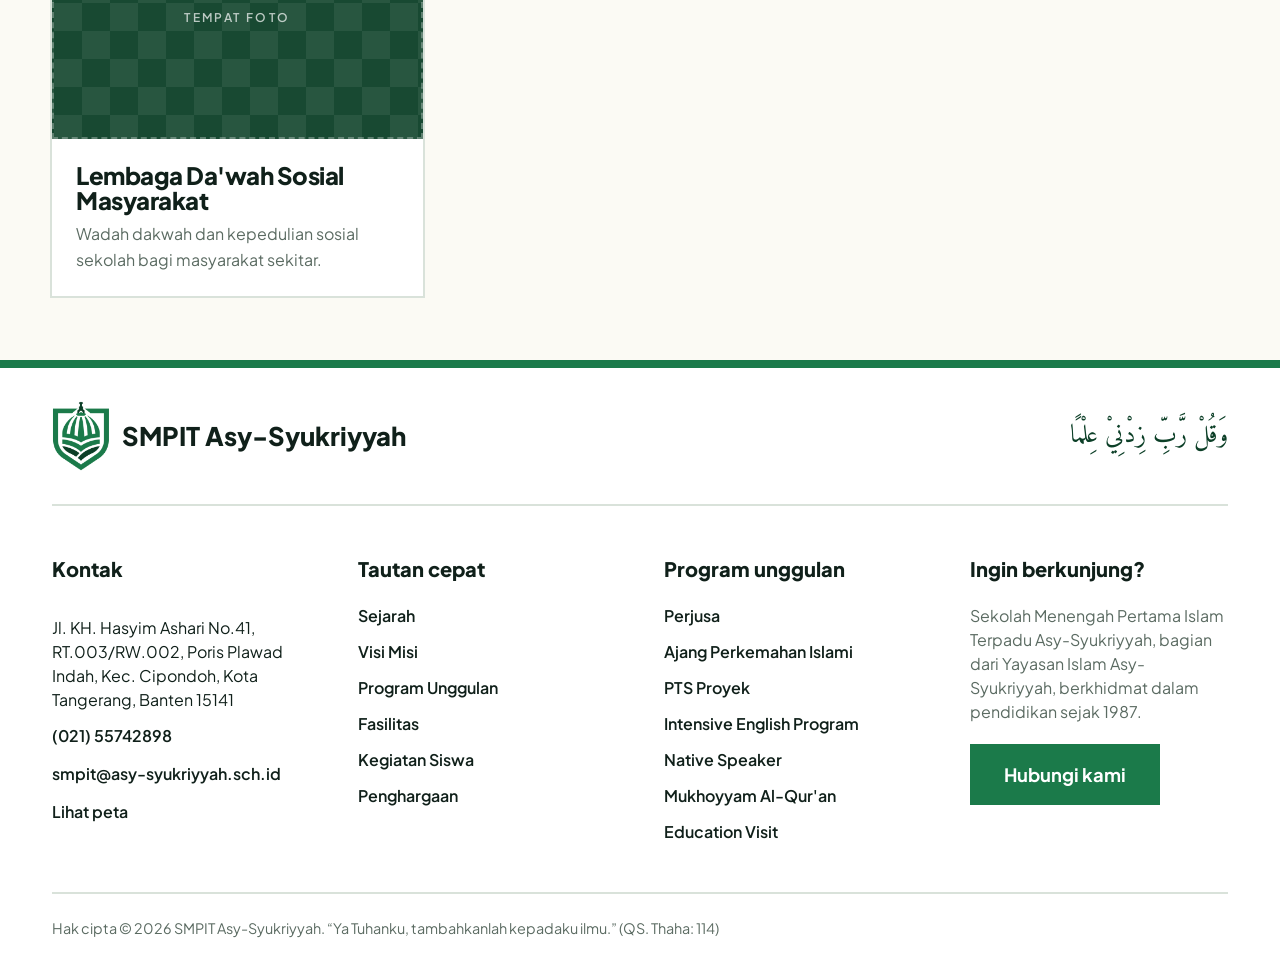
<file: fasilitas.html>
<!DOCTYPE html>
<html lang="id">
<head>
<meta charset="UTF-8">
<meta name="viewport" content="width=device-width, initial-scale=1">
<title>Fasilitas — SMPIT Asy-Syukriyyah</title>
<meta name="description" content="SMPIT Asy-Syukriyyah, Poris Plawad Indah, Cipondoh, Kota Tangerang — Sekolah Menengah Pertama Islam yang unggul, modern, dan berwawasan global.">
<meta property="og:title" content="SMPIT Asy-Syukriyyah">
<meta property="og:description" content="Sekolah Menengah Pertama Islam yang unggul, modern, dan berwawasan global.">
<meta property="og:type" content="website">
<meta name="twitter:card" content="summary_large_image">
<link rel="preconnect" href="https://fonts.googleapis.com">
<link rel="preconnect" href="https://fonts.gstatic.com" crossorigin>
<link href="https://fonts.googleapis.com/css2?family=Plus+Jakarta+Sans:wght@400;600;700;800&family=Amiri:wght@400;700&display=swap" rel="stylesheet">
<link rel="stylesheet" href="style.css">
</head>
<body>

<!-- SVG icon sprite -->
<svg width="0" height="0" style="position:absolute" aria-hidden="true">
  <symbol id="i-img" viewBox="0 0 24 24" fill="none" stroke="currentColor" stroke-width="2" stroke-linecap="round" stroke-linejoin="round"><rect width="18" height="18" x="3" y="3" rx="2"/><circle cx="9" cy="9" r="2"/><path d="m21 15-3.1-3.1a2 2 0 0 0-2.8 0L6 21"/></symbol>
  <symbol id="i-arr" viewBox="0 0 24 24" fill="none" stroke="currentColor" stroke-width="2" stroke-linecap="round" stroke-linejoin="round"><path d="M5 12h14M12 5l7 7-7 7"/></symbol>
  <symbol id="i-arl" viewBox="0 0 24 24" fill="none" stroke="currentColor" stroke-width="2" stroke-linecap="round" stroke-linejoin="round"><path d="m12 19-7-7 7-7M19 12H5"/></symbol>
  <symbol id="i-ne" viewBox="0 0 24 24" fill="none" stroke="currentColor" stroke-width="2" stroke-linecap="round" stroke-linejoin="round"><path d="M7 7h10v10M7 17 17 7"/></symbol>
  <symbol id="i-chev" viewBox="0 0 80 96" fill="none" stroke="currentColor" stroke-width="8" stroke-linecap="square"><path d="M40 4v80M8 54l32 32 32-32"/></symbol>
</svg>

<header>
  <div class="row">
    <a class="brand" href="index.html" aria-label="SMPIT Asy-Syukriyyah">
      <img class="logo" src="images/logo-putih.png" alt="Logo SMPIT Asy-Syukriyyah">
      <span><b>SMPIT Asy-Syukriyyah</b><small>Yayasan Islam Asy-Syukriyyah</small></span>
    </a>
    <nav class="main" aria-label="Navigasi utama"><ul>
      <li><a href="sejarah.html">Sejarah</a></li>
      <li><a href="visi-misi.html">Visi Misi</a></li>
      <li><a href="hubungi-kami.html">Hubungi Kami</a></li>
    </ul></nav>
    <button class="menu-btn" id="open" aria-haspopup="dialog" aria-expanded="false">Menu<span class="lbl"> &amp; Cari</span>
      <svg viewBox="0 0 24 24" fill="none" stroke="currentColor" stroke-width="2" stroke-linecap="round"><path d="M4 5h16M4 12h16M4 19h16"/></svg>
    </button>
  </div>
</header>

<div class="drawer" id="drawer" role="dialog" aria-modal="true" aria-label="Menu">
  <div class="top"><b class="arabic" style="font-size:1.6rem">بِسْمِ اللّٰهِ</b><button class="x" id="close">Tutup</button></div>
  <input type="search" placeholder="Cari di situs ini…" aria-label="Cari">
  <ul>
    <li><a href="sejarah.html">Sejarah</a></li><li><a href="visi-misi.html">Visi Misi</a></li>
    <li><a href="program-unggulan.html">Program Unggulan</a></li><li><a href="fasilitas.html">Fasilitas</a></li>
    <li><a href="kegiatan.html">Kegiatan Siswa</a></li><li><a href="penghargaan.html">Penghargaan</a></li>
    <li><a href="hubungi-kami.html">Hubungi Kami</a></li>
  </ul>
</div>

<main id="top"><section class="phero"><div class="bg p-khatam"></div><div class="wrap">
<nav class="crumb" aria-label="Breadcrumb"><a href="index.html">Beranda</a><span aria-hidden="true">/</span><span aria-current="page">Fasilitas sekolah</span></nav>
<h1>Fasilitas sekolah</h1><p class="lead">Sarana yang memadai dan modern untuk menunjang proses pendidikan yang berkualitas.</p></div></section><section class="sec" style="padding-top:4rem"><div class="wrap"><div class="fgrid"><article class="fcard"><div class="im"><img src="images/hero.jpg" alt="Lapangan" loading="lazy"></div><div><h2>Lapangan</h2><p>Ruang terbuka untuk olahraga, upacara, dan kegiatan kepramukaan.</p></div></article><article class="fcard"><div class="im"><div class="ph p-khatam"><svg><use href="#i-img"/></svg>Tempat foto</div></div><div><h2>Lab Komputer</h2><p>Tempat siswa belajar teknologi informasi dan literasi digital.</p></div></article><article class="fcard"><div class="im"><div class="ph p-khatam"><svg><use href="#i-img"/></svg>Tempat foto</div></div><div><h2>Lab IPA</h2><p>Laboratorium untuk praktikum dan eksperimen sains.</p></div></article><article class="fcard"><div class="im"><div class="ph p-khatam"><svg><use href="#i-img"/></svg>Tempat foto</div></div><div><h2>Usaha Kesehatan Sekolah</h2><p>Layanan pertolongan pertama dan pembinaan kesehatan siswa.</p></div></article><article class="fcard"><div class="im"><div class="ph p-khatam"><svg><use href="#i-img"/></svg>Tempat foto</div></div><div><h2>Konsultasi Pendidikan</h2><p>Pendampingan belajar dan bimbingan bagi siswa serta orang tua.</p></div></article><article class="fcard"><div class="im"><div class="ph p-khatam"><svg><use href="#i-img"/></svg>Tempat foto</div></div><div><h2>Katering</h2><p>Penyediaan makanan sehat, bergizi, dan halal bagi siswa.</p></div></article><article class="fcard"><div class="im"><div class="ph p-khatam"><svg><use href="#i-img"/></svg>Tempat foto</div></div><div><h2>Lembaga Da'wah Sosial Masyarakat</h2><p>Wadah dakwah dan kepedulian sosial sekolah bagi masyarakat sekitar.</p></div></article></div></div></section></main>

<footer>
  <div class="wrap">
    <div class="row1">
      <a class="brand" href="index.html"><img class="logo" src="images/logo-hijau.png" alt="Logo SMPIT Asy-Syukriyyah"><b>SMPIT Asy-Syukriyyah</b></a>
      <p class="arabic" lang="ar">وَقُلْ رَّبِّ زِدْنِيْ عِلْمًا</p>
    </div>
    <div class="cols">
      <address>
        <h4>Kontak</h4>
        <p>Jl. KH. Hasyim Ashari No.41, RT.003/RW.002, Poris Plawad Indah, Kec. Cipondoh, Kota Tangerang, Banten 15141</p>
        <a class="l" href="tel:+622155742898">(021) 55742898</a>
        <a class="l" href="mailto:smpit@asy-syukriyyah.sch.id">smpit@asy-syukriyyah.sch.id</a>
        <a class="l" target="_blank" rel="noreferrer" href="https://www.google.com/maps/search/?api=1&query=SMPIT%20Asy-Syukriyyah%20Cipondoh%20Tangerang">Lihat peta</a>
      </address>
      <nav aria-label="Tautan cepat"><h4>Tautan cepat</h4><ul>
        <li><a class="l" href="sejarah.html">Sejarah</a></li><li><a class="l" href="visi-misi.html">Visi Misi</a></li>
        <li><a class="l" href="program-unggulan.html">Program Unggulan</a></li><li><a class="l" href="fasilitas.html">Fasilitas</a></li>
        <li><a class="l" href="kegiatan.html">Kegiatan Siswa</a></li><li><a class="l" href="penghargaan.html">Penghargaan</a></li>
      </ul></nav>
      <nav aria-label="Program unggulan"><h4>Program unggulan</h4><ul id="fprog"></ul></nav>
      <div class="about">
        <h4 style="margin:0">Ingin berkunjung?</h4>
        <p>Sekolah Menengah Pertama Islam Terpadu Asy-Syukriyyah, bagian dari Yayasan Islam Asy-Syukriyyah, berkhidmat dalam pendidikan sejak 1987.</p>
        <a class="btn" href="hubungi-kami.html">Hubungi kami</a>
      </div>
    </div>
    <p class="copy">Hak cipta © 2026 SMPIT Asy-Syukriyyah. “Ya Tuhanku, tambahkanlah kepadaku ilmu.” (QS. Thaha: 114)</p>
  </div>
</footer>

<script>
const programs=["Perjusa", "Ajang Perkemahan Islami", "PTS Proyek", "Intensive English Program", "Native Speaker", "Mukhoyyam Al-Qur'an", "Education Visit"];
document.getElementById('fprog').innerHTML=programs.map(p=>`<li><a class="l" href="program-unggulan.html">${p}</a></li>`).join('');
const dr=document.getElementById('drawer'),op=document.getElementById('open');
const toggle=o=>{dr.classList.toggle('open',o);op.setAttribute('aria-expanded',o)};
op.onclick=()=>toggle(true);
document.getElementById('close').onclick=()=>toggle(false);
dr.querySelectorAll('a').forEach(a=>a.onclick=()=>toggle(false));
addEventListener('keydown',e=>{if(e.key==='Escape')toggle(false)});
</script>
</body>
</html>
</file>
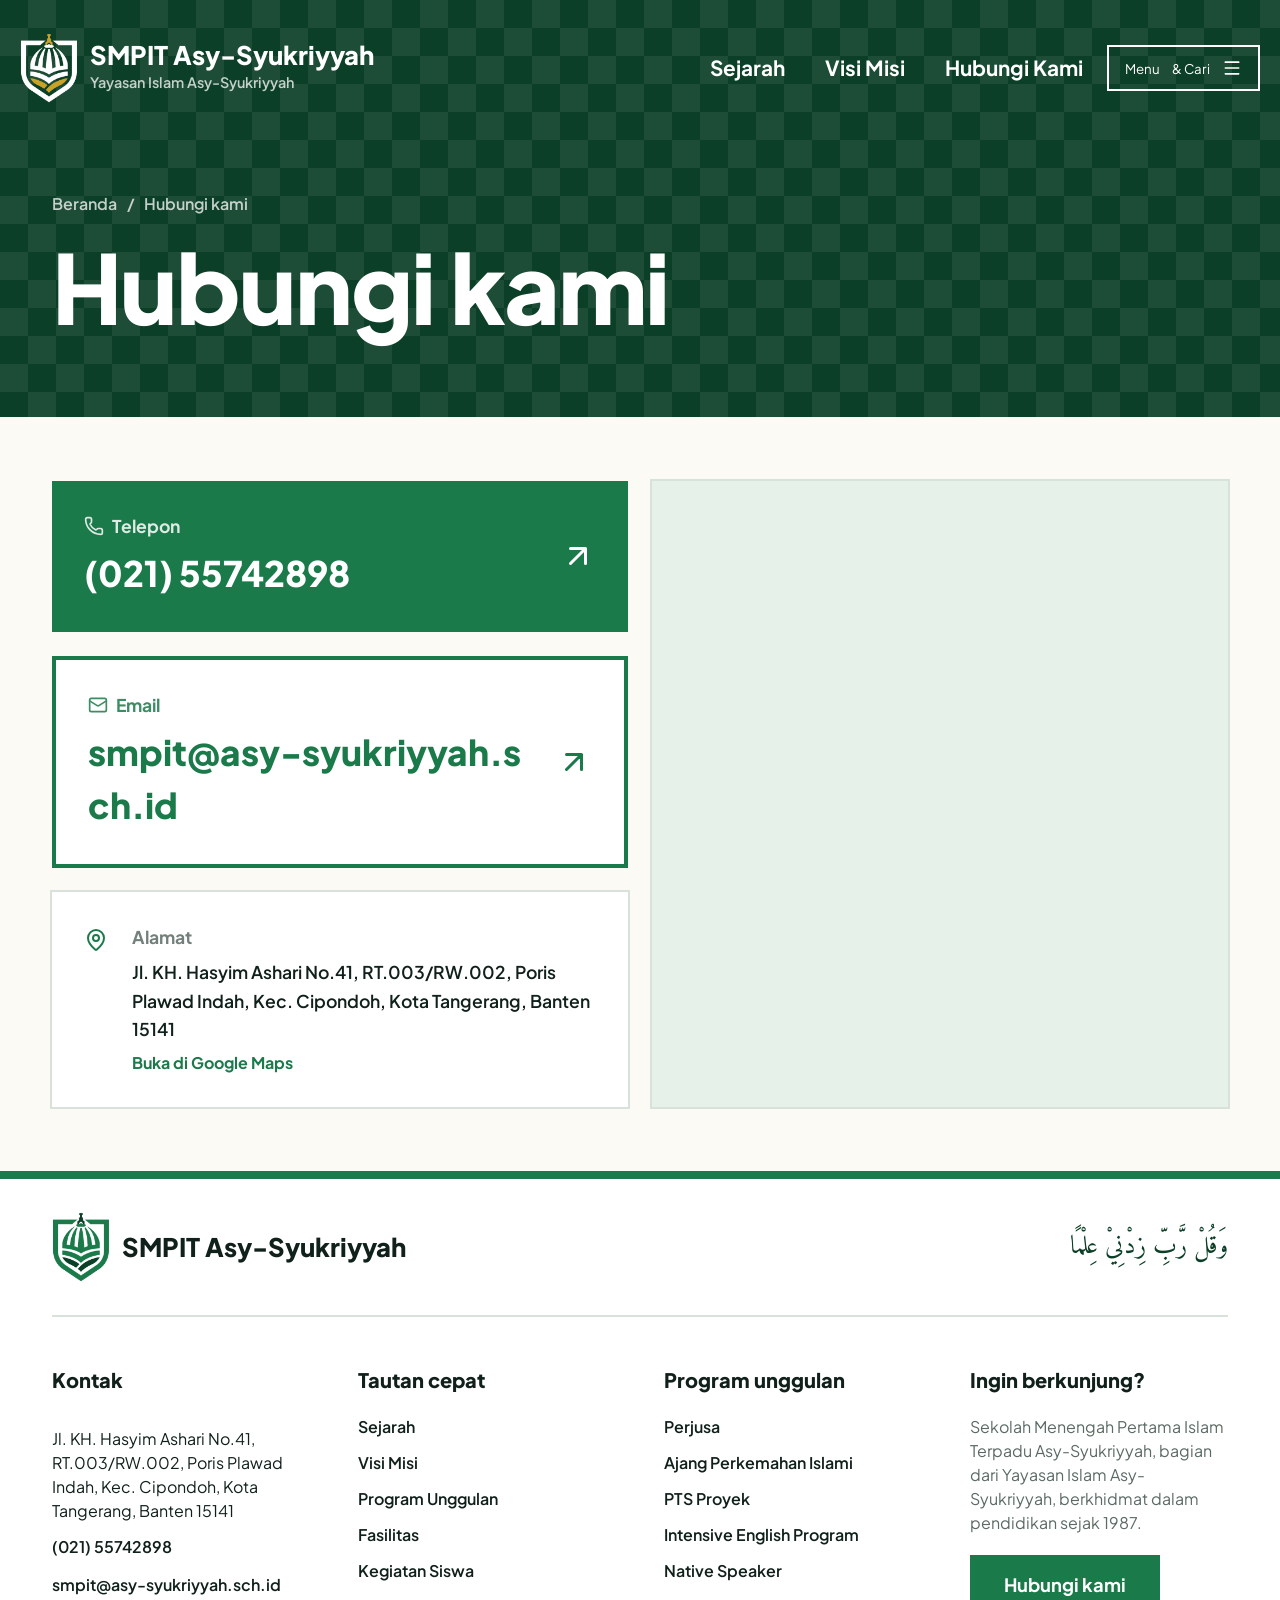
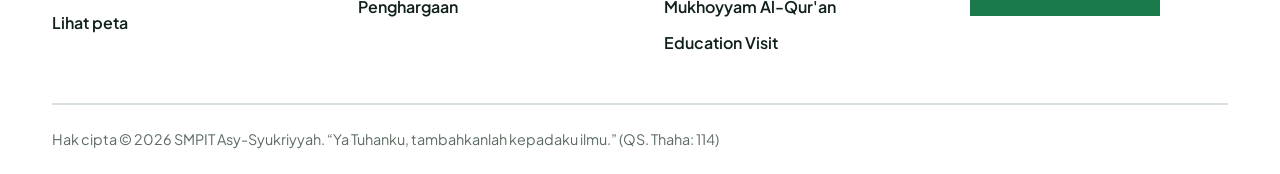
<file: hubungi-kami.html>
<!DOCTYPE html>
<html lang="id">
<head>
<meta charset="UTF-8">
<meta name="viewport" content="width=device-width, initial-scale=1">
<title>Hubungi Kami — SMPIT Asy-Syukriyyah</title>
<meta name="description" content="SMPIT Asy-Syukriyyah, Poris Plawad Indah, Cipondoh, Kota Tangerang — Sekolah Menengah Pertama Islam yang unggul, modern, dan berwawasan global.">
<meta property="og:title" content="SMPIT Asy-Syukriyyah">
<meta property="og:description" content="Sekolah Menengah Pertama Islam yang unggul, modern, dan berwawasan global.">
<meta property="og:type" content="website">
<meta name="twitter:card" content="summary_large_image">
<link rel="preconnect" href="https://fonts.googleapis.com">
<link rel="preconnect" href="https://fonts.gstatic.com" crossorigin>
<link href="https://fonts.googleapis.com/css2?family=Plus+Jakarta+Sans:wght@400;600;700;800&family=Amiri:wght@400;700&display=swap" rel="stylesheet">
<link rel="stylesheet" href="style.css">
</head>
<body>

<!-- SVG icon sprite -->
<svg width="0" height="0" style="position:absolute" aria-hidden="true">
  <symbol id="i-img" viewBox="0 0 24 24" fill="none" stroke="currentColor" stroke-width="2" stroke-linecap="round" stroke-linejoin="round"><rect width="18" height="18" x="3" y="3" rx="2"/><circle cx="9" cy="9" r="2"/><path d="m21 15-3.1-3.1a2 2 0 0 0-2.8 0L6 21"/></symbol>
  <symbol id="i-arr" viewBox="0 0 24 24" fill="none" stroke="currentColor" stroke-width="2" stroke-linecap="round" stroke-linejoin="round"><path d="M5 12h14M12 5l7 7-7 7"/></symbol>
  <symbol id="i-arl" viewBox="0 0 24 24" fill="none" stroke="currentColor" stroke-width="2" stroke-linecap="round" stroke-linejoin="round"><path d="m12 19-7-7 7-7M19 12H5"/></symbol>
  <symbol id="i-ne" viewBox="0 0 24 24" fill="none" stroke="currentColor" stroke-width="2" stroke-linecap="round" stroke-linejoin="round"><path d="M7 7h10v10M7 17 17 7"/></symbol>
  <symbol id="i-chev" viewBox="0 0 80 96" fill="none" stroke="currentColor" stroke-width="8" stroke-linecap="square"><path d="M40 4v80M8 54l32 32 32-32"/></symbol>
</svg>

<header>
  <div class="row">
    <a class="brand" href="index.html" aria-label="SMPIT Asy-Syukriyyah">
      <img class="logo" src="images/logo-putih.png" alt="Logo SMPIT Asy-Syukriyyah">
      <span><b>SMPIT Asy-Syukriyyah</b><small>Yayasan Islam Asy-Syukriyyah</small></span>
    </a>
    <nav class="main" aria-label="Navigasi utama"><ul>
      <li><a href="sejarah.html">Sejarah</a></li>
      <li><a href="visi-misi.html">Visi Misi</a></li>
      <li><a href="hubungi-kami.html">Hubungi Kami</a></li>
    </ul></nav>
    <button class="menu-btn" id="open" aria-haspopup="dialog" aria-expanded="false">Menu<span class="lbl"> &amp; Cari</span>
      <svg viewBox="0 0 24 24" fill="none" stroke="currentColor" stroke-width="2" stroke-linecap="round"><path d="M4 5h16M4 12h16M4 19h16"/></svg>
    </button>
  </div>
</header>

<div class="drawer" id="drawer" role="dialog" aria-modal="true" aria-label="Menu">
  <div class="top"><b class="arabic" style="font-size:1.6rem">بِسْمِ اللّٰهِ</b><button class="x" id="close">Tutup</button></div>
  <input type="search" placeholder="Cari di situs ini…" aria-label="Cari">
  <ul>
    <li><a href="sejarah.html">Sejarah</a></li><li><a href="visi-misi.html">Visi Misi</a></li>
    <li><a href="program-unggulan.html">Program Unggulan</a></li><li><a href="fasilitas.html">Fasilitas</a></li>
    <li><a href="kegiatan.html">Kegiatan Siswa</a></li><li><a href="penghargaan.html">Penghargaan</a></li>
    <li><a href="hubungi-kami.html">Hubungi Kami</a></li>
  </ul>
</div>

<main id="top"><section class="phero"><div class="bg p-khatam"></div><div class="wrap">
<nav class="crumb" aria-label="Breadcrumb"><a href="index.html">Beranda</a><span aria-hidden="true">/</span><span aria-current="page">Hubungi kami</span></nav>
<h1>Hubungi kami</h1></div></section><section class="sec" style="padding-top:4rem"><div class="wrap"><div class="contact">
          <div class="cs">
            <a class="c tel" href="tel:+622155742898"><span><small><svg viewBox="0 0 24 24" fill="none" stroke="currentColor" stroke-width="2" stroke-linecap="round" stroke-linejoin="round"><path d="M13.800 16.600a1 1 0 0 0 1.200-.3l.4-.5A2 2 0 0 1 17 15h3a2 2 0 0 1 2 2v3a2 2 0 0 1-2 2A18 18 0 0 1 2 4a2 2 0 0 1 2-2h3a2 2 0 0 1 2 2v3a2 2 0 0 1-.8 1.600l-.5.400a1 1 0 0 0-.3 1.200 14 14 0 0 0 6.400 6.400"/></svg>Telepon</small><strong>(021) 55742898</strong></span><svg><use href="#i-ne"/></svg></a>
            <a class="c mail" href="mailto:smpit@asy-syukriyyah.sch.id"><span><small><svg viewBox="0 0 24 24" fill="none" stroke="currentColor" stroke-width="2" stroke-linecap="round" stroke-linejoin="round"><path d="m22 7-9 5.700a2 2 0 0 1-2 0L2 7"/><rect x="2" y="4" width="20" height="16" rx="2"/></svg>Email</small><strong>smpit@asy-syukriyyah.sch.id</strong></span><svg><use href="#i-ne"/></svg></a>
            <a class="c addr" target="_blank" rel="noreferrer" href="https://www.google.com/maps/search/?api=1&query=SMPIT%20Asy-Syukriyyah%2C%20Jl.%20KH.%20Hasyim%20Ashari%20No.41%2C%20RT.003%2FRW.002%2C%20Poris%20Plawad%20Indah%2C%20Kec.%20Cipondoh%2C%20Kota%20Tangerang%2C%20Banten%2015141">
              <svg viewBox="0 0 24 24" fill="none" stroke="currentColor" stroke-width="2" stroke-linecap="round" stroke-linejoin="round"><path d="M20 10c0 5-5.500 10.200-7.400 11.800a1 1 0 0 1-1.200 0C9.500 20.200 4 15 4 10a8 8 0 0 1 16 0"/><circle cx="12" cy="10" r="3"/></svg>
              <span><small>Alamat</small><p>Jl. KH. Hasyim Ashari No.41, RT.003/RW.002, Poris Plawad Indah, Kec. Cipondoh, Kota Tangerang, Banten 15141</p><em>Buka di Google Maps</em></span>
            </a>
          </div>
          <div class="map"><iframe title="Peta lokasi SMPIT Asy-Syukriyyah" loading="lazy" referrerpolicy="no-referrer-when-downgrade" src="https://www.google.com/maps?q=SMPIT%20Asy-Syukriyyah%20Cipondoh%20Tangerang&output=embed"></iframe></div>
        </div></div></section></main>

<footer>
  <div class="wrap">
    <div class="row1">
      <a class="brand" href="index.html"><img class="logo" src="images/logo-hijau.png" alt="Logo SMPIT Asy-Syukriyyah"><b>SMPIT Asy-Syukriyyah</b></a>
      <p class="arabic" lang="ar">وَقُلْ رَّبِّ زِدْنِيْ عِلْمًا</p>
    </div>
    <div class="cols">
      <address>
        <h4>Kontak</h4>
        <p>Jl. KH. Hasyim Ashari No.41, RT.003/RW.002, Poris Plawad Indah, Kec. Cipondoh, Kota Tangerang, Banten 15141</p>
        <a class="l" href="tel:+622155742898">(021) 55742898</a>
        <a class="l" href="mailto:smpit@asy-syukriyyah.sch.id">smpit@asy-syukriyyah.sch.id</a>
        <a class="l" target="_blank" rel="noreferrer" href="https://www.google.com/maps/search/?api=1&query=SMPIT%20Asy-Syukriyyah%20Cipondoh%20Tangerang">Lihat peta</a>
      </address>
      <nav aria-label="Tautan cepat"><h4>Tautan cepat</h4><ul>
        <li><a class="l" href="sejarah.html">Sejarah</a></li><li><a class="l" href="visi-misi.html">Visi Misi</a></li>
        <li><a class="l" href="program-unggulan.html">Program Unggulan</a></li><li><a class="l" href="fasilitas.html">Fasilitas</a></li>
        <li><a class="l" href="kegiatan.html">Kegiatan Siswa</a></li><li><a class="l" href="penghargaan.html">Penghargaan</a></li>
      </ul></nav>
      <nav aria-label="Program unggulan"><h4>Program unggulan</h4><ul id="fprog"></ul></nav>
      <div class="about">
        <h4 style="margin:0">Ingin berkunjung?</h4>
        <p>Sekolah Menengah Pertama Islam Terpadu Asy-Syukriyyah, bagian dari Yayasan Islam Asy-Syukriyyah, berkhidmat dalam pendidikan sejak 1987.</p>
        <a class="btn" href="hubungi-kami.html">Hubungi kami</a>
      </div>
    </div>
    <p class="copy">Hak cipta © 2026 SMPIT Asy-Syukriyyah. “Ya Tuhanku, tambahkanlah kepadaku ilmu.” (QS. Thaha: 114)</p>
  </div>
</footer>

<script>
const programs=["Perjusa", "Ajang Perkemahan Islami", "PTS Proyek", "Intensive English Program", "Native Speaker", "Mukhoyyam Al-Qur'an", "Education Visit"];
document.getElementById('fprog').innerHTML=programs.map(p=>`<li><a class="l" href="program-unggulan.html">${p}</a></li>`).join('');
const dr=document.getElementById('drawer'),op=document.getElementById('open');
const toggle=o=>{dr.classList.toggle('open',o);op.setAttribute('aria-expanded',o)};
op.onclick=()=>toggle(true);
document.getElementById('close').onclick=()=>toggle(false);
dr.querySelectorAll('a').forEach(a=>a.onclick=()=>toggle(false));
addEventListener('keydown',e=>{if(e.key==='Escape')toggle(false)});
</script>
</body>
</html>
</file>
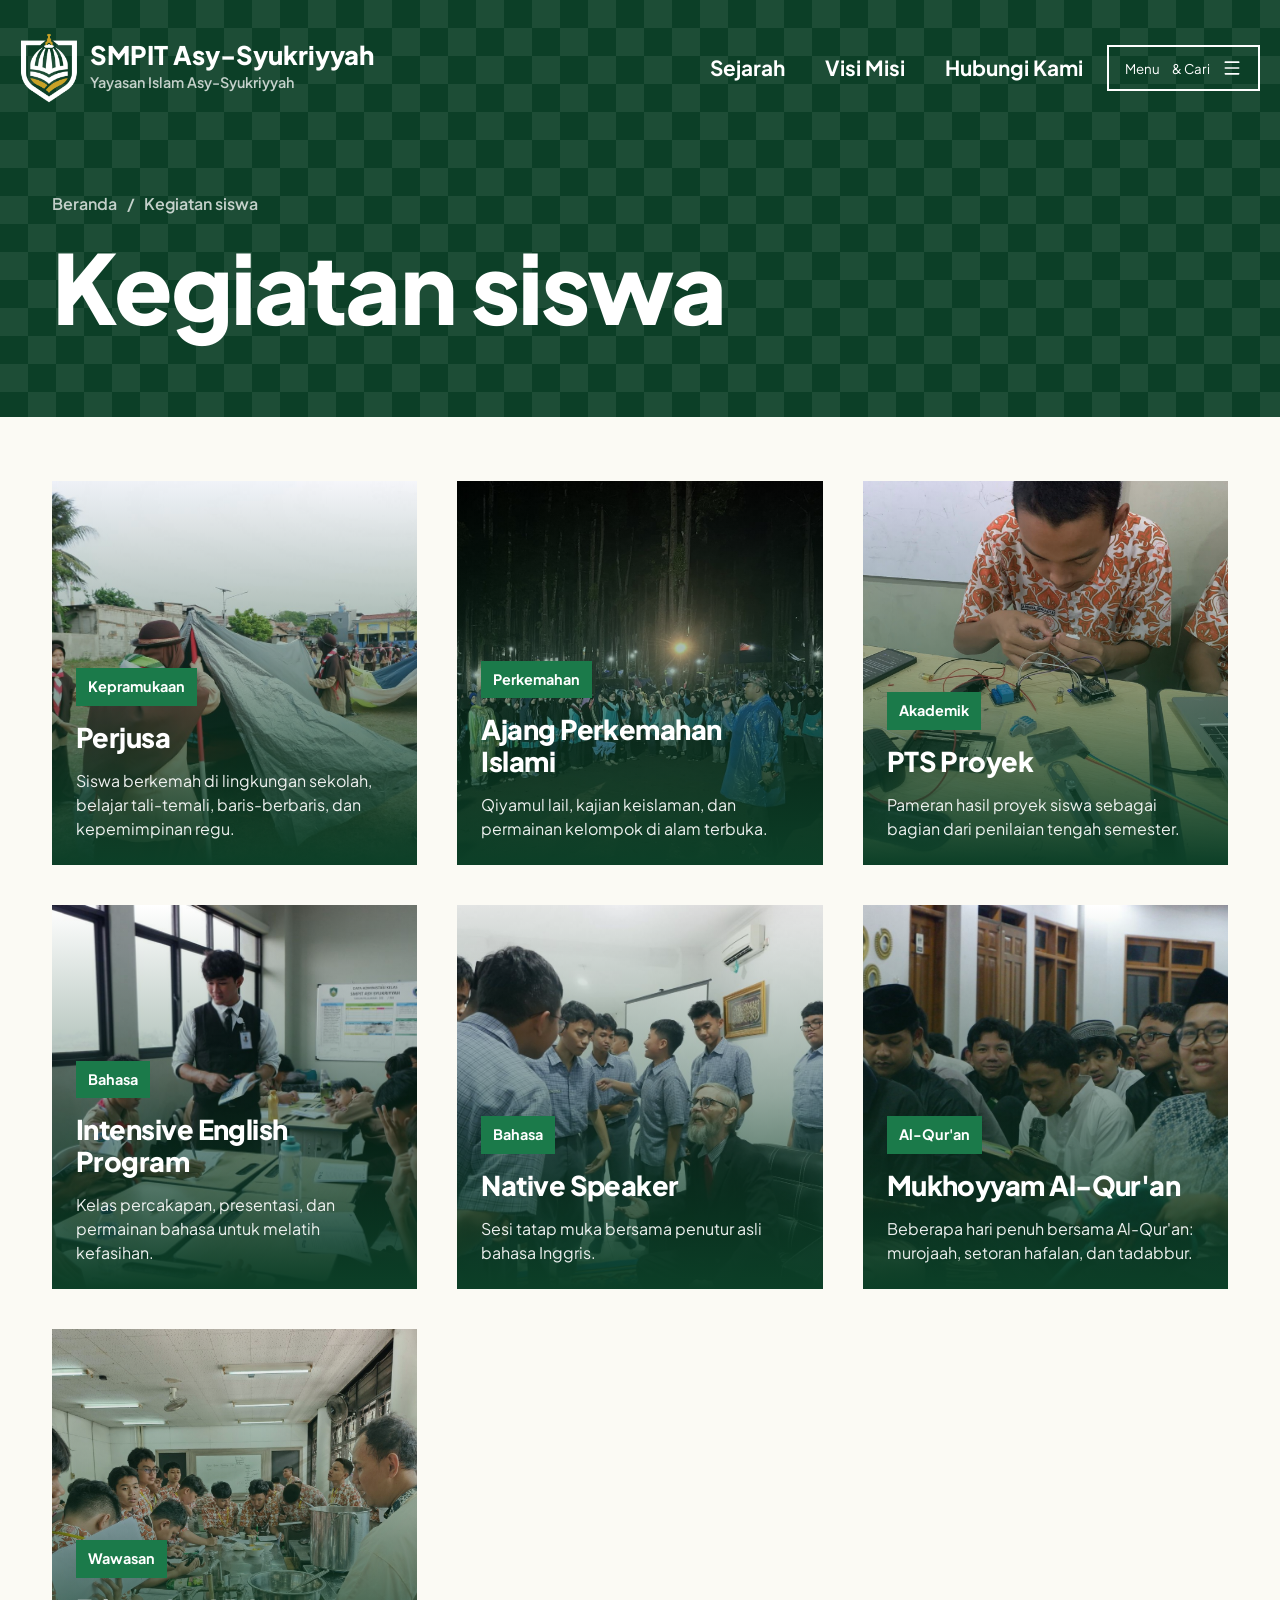
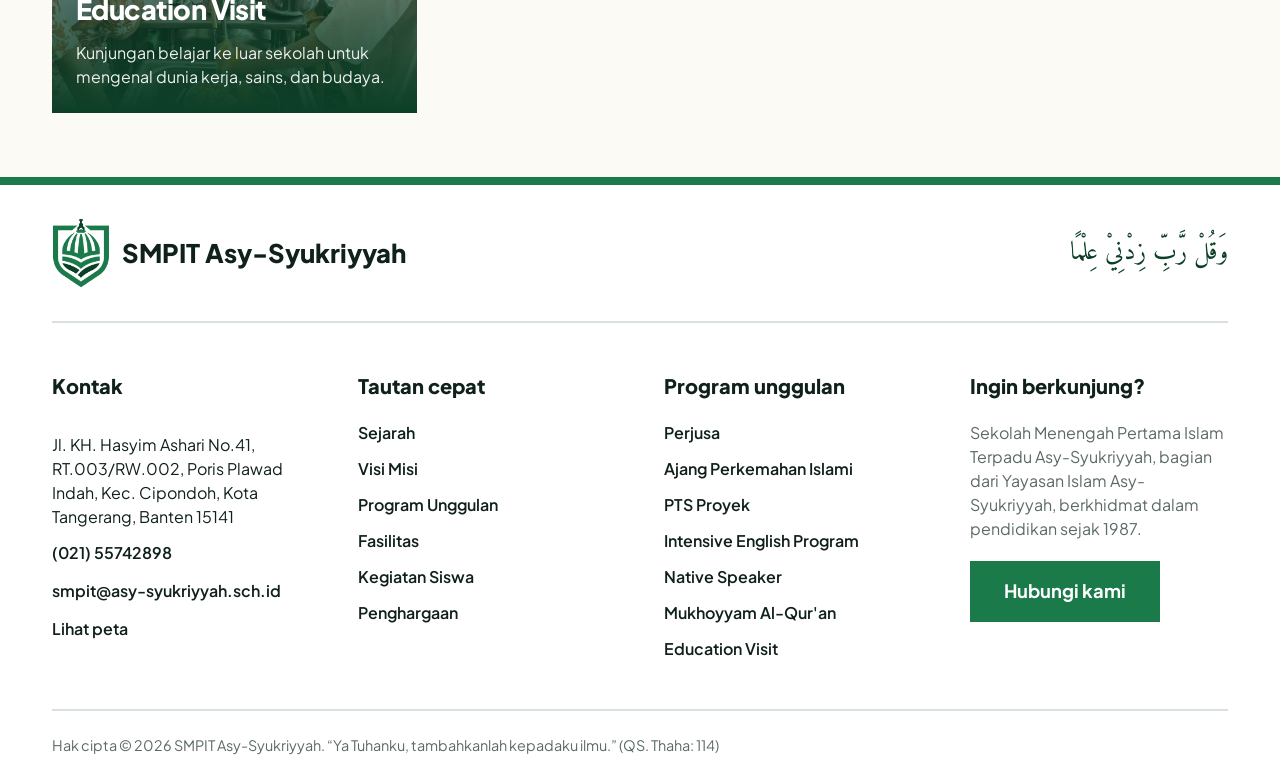
<file: kegiatan.html>
<!DOCTYPE html>
<html lang="id">
<head>
<meta charset="UTF-8">
<meta name="viewport" content="width=device-width, initial-scale=1">
<title>Kegiatan Siswa — SMPIT Asy-Syukriyyah</title>
<meta name="description" content="SMPIT Asy-Syukriyyah, Poris Plawad Indah, Cipondoh, Kota Tangerang — Sekolah Menengah Pertama Islam yang unggul, modern, dan berwawasan global.">
<meta property="og:title" content="SMPIT Asy-Syukriyyah">
<meta property="og:description" content="Sekolah Menengah Pertama Islam yang unggul, modern, dan berwawasan global.">
<meta property="og:type" content="website">
<meta name="twitter:card" content="summary_large_image">
<link rel="preconnect" href="https://fonts.googleapis.com">
<link rel="preconnect" href="https://fonts.gstatic.com" crossorigin>
<link href="https://fonts.googleapis.com/css2?family=Plus+Jakarta+Sans:wght@400;600;700;800&family=Amiri:wght@400;700&display=swap" rel="stylesheet">
<link rel="stylesheet" href="style.css">
</head>
<body>

<!-- SVG icon sprite -->
<svg width="0" height="0" style="position:absolute" aria-hidden="true">
  <symbol id="i-img" viewBox="0 0 24 24" fill="none" stroke="currentColor" stroke-width="2" stroke-linecap="round" stroke-linejoin="round"><rect width="18" height="18" x="3" y="3" rx="2"/><circle cx="9" cy="9" r="2"/><path d="m21 15-3.1-3.1a2 2 0 0 0-2.8 0L6 21"/></symbol>
  <symbol id="i-arr" viewBox="0 0 24 24" fill="none" stroke="currentColor" stroke-width="2" stroke-linecap="round" stroke-linejoin="round"><path d="M5 12h14M12 5l7 7-7 7"/></symbol>
  <symbol id="i-arl" viewBox="0 0 24 24" fill="none" stroke="currentColor" stroke-width="2" stroke-linecap="round" stroke-linejoin="round"><path d="m12 19-7-7 7-7M19 12H5"/></symbol>
  <symbol id="i-ne" viewBox="0 0 24 24" fill="none" stroke="currentColor" stroke-width="2" stroke-linecap="round" stroke-linejoin="round"><path d="M7 7h10v10M7 17 17 7"/></symbol>
  <symbol id="i-chev" viewBox="0 0 80 96" fill="none" stroke="currentColor" stroke-width="8" stroke-linecap="square"><path d="M40 4v80M8 54l32 32 32-32"/></symbol>
</svg>

<header>
  <div class="row">
    <a class="brand" href="index.html" aria-label="SMPIT Asy-Syukriyyah">
      <img class="logo" src="images/logo-putih.png" alt="Logo SMPIT Asy-Syukriyyah">
      <span><b>SMPIT Asy-Syukriyyah</b><small>Yayasan Islam Asy-Syukriyyah</small></span>
    </a>
    <nav class="main" aria-label="Navigasi utama"><ul>
      <li><a href="sejarah.html">Sejarah</a></li>
      <li><a href="visi-misi.html">Visi Misi</a></li>
      <li><a href="hubungi-kami.html">Hubungi Kami</a></li>
    </ul></nav>
    <button class="menu-btn" id="open" aria-haspopup="dialog" aria-expanded="false">Menu<span class="lbl"> &amp; Cari</span>
      <svg viewBox="0 0 24 24" fill="none" stroke="currentColor" stroke-width="2" stroke-linecap="round"><path d="M4 5h16M4 12h16M4 19h16"/></svg>
    </button>
  </div>
</header>

<div class="drawer" id="drawer" role="dialog" aria-modal="true" aria-label="Menu">
  <div class="top"><b class="arabic" style="font-size:1.6rem">بِسْمِ اللّٰهِ</b><button class="x" id="close">Tutup</button></div>
  <input type="search" placeholder="Cari di situs ini…" aria-label="Cari">
  <ul>
    <li><a href="sejarah.html">Sejarah</a></li><li><a href="visi-misi.html">Visi Misi</a></li>
    <li><a href="program-unggulan.html">Program Unggulan</a></li><li><a href="fasilitas.html">Fasilitas</a></li>
    <li><a href="kegiatan.html">Kegiatan Siswa</a></li><li><a href="penghargaan.html">Penghargaan</a></li>
    <li><a href="hubungi-kami.html">Hubungi Kami</a></li>
  </ul>
</div>

<main id="top"><section class="phero"><div class="bg p-khatam"></div><div class="wrap">
<nav class="crumb" aria-label="Breadcrumb"><a href="index.html">Beranda</a><span aria-hidden="true">/</span><span aria-current="page">Kegiatan siswa</span></nav>
<h1>Kegiatan siswa</h1></div></section><section class="sec" style="padding-top:4rem"><div class="wrap"><ul class="grid3"><li><article class="card"><div class="im"><img src="images/perjusa.jpg" alt="Perjusa" loading="lazy"></div><div class="t"><span>Kepramukaan</span><h3>Perjusa</h3><p>Siswa berkemah di lingkungan sekolah, belajar tali-temali, baris-berbaris, dan kepemimpinan regu.</p></div></article></li><li><article class="card"><div class="im"><img src="images/perkemahan.jpg" alt="Ajang Perkemahan Islami" style="object-position:80% 50%" loading="lazy"></div><div class="t"><span>Perkemahan</span><h3>Ajang Perkemahan Islami</h3><p>Qiyamul lail, kajian keislaman, dan permainan kelompok di alam terbuka.</p></div></article></li><li><article class="card"><div class="im"><img src="images/pts-proyek.jpg" alt="PTS Proyek" loading="lazy"></div><div class="t"><span>Akademik</span><h3>PTS Proyek</h3><p>Pameran hasil proyek siswa sebagai bagian dari penilaian tengah semester.</p></div></article></li><li><article class="card"><div class="im"><img src="images/english.jpg" alt="Intensive English Program" loading="lazy"></div><div class="t"><span>Bahasa</span><h3>Intensive English Program</h3><p>Kelas percakapan, presentasi, dan permainan bahasa untuk melatih kefasihan.</p></div></article></li><li><article class="card"><div class="im"><img src="images/native-speaker.jpg" alt="Native Speaker" loading="lazy"></div><div class="t"><span>Bahasa</span><h3>Native Speaker</h3><p>Sesi tatap muka bersama penutur asli bahasa Inggris.</p></div></article></li><li><article class="card"><div class="im"><img src="images/mukhoyyam.jpg" alt="Mukhoyyam Al-Qur'an" loading="lazy"></div><div class="t"><span>Al-Qur'an</span><h3>Mukhoyyam Al-Qur'an</h3><p>Beberapa hari penuh bersama Al-Qur'an: murojaah, setoran hafalan, dan tadabbur.</p></div></article></li><li><article class="card"><div class="im"><img src="images/edu-visit.jpg" alt="Education Visit" loading="lazy"></div><div class="t"><span>Wawasan</span><h3>Education Visit</h3><p>Kunjungan belajar ke luar sekolah untuk mengenal dunia kerja, sains, dan budaya.</p></div></article></li></ul></div></section></main>

<footer>
  <div class="wrap">
    <div class="row1">
      <a class="brand" href="index.html"><img class="logo" src="images/logo-hijau.png" alt="Logo SMPIT Asy-Syukriyyah"><b>SMPIT Asy-Syukriyyah</b></a>
      <p class="arabic" lang="ar">وَقُلْ رَّبِّ زِدْنِيْ عِلْمًا</p>
    </div>
    <div class="cols">
      <address>
        <h4>Kontak</h4>
        <p>Jl. KH. Hasyim Ashari No.41, RT.003/RW.002, Poris Plawad Indah, Kec. Cipondoh, Kota Tangerang, Banten 15141</p>
        <a class="l" href="tel:+622155742898">(021) 55742898</a>
        <a class="l" href="mailto:smpit@asy-syukriyyah.sch.id">smpit@asy-syukriyyah.sch.id</a>
        <a class="l" target="_blank" rel="noreferrer" href="https://www.google.com/maps/search/?api=1&query=SMPIT%20Asy-Syukriyyah%20Cipondoh%20Tangerang">Lihat peta</a>
      </address>
      <nav aria-label="Tautan cepat"><h4>Tautan cepat</h4><ul>
        <li><a class="l" href="sejarah.html">Sejarah</a></li><li><a class="l" href="visi-misi.html">Visi Misi</a></li>
        <li><a class="l" href="program-unggulan.html">Program Unggulan</a></li><li><a class="l" href="fasilitas.html">Fasilitas</a></li>
        <li><a class="l" href="kegiatan.html">Kegiatan Siswa</a></li><li><a class="l" href="penghargaan.html">Penghargaan</a></li>
      </ul></nav>
      <nav aria-label="Program unggulan"><h4>Program unggulan</h4><ul id="fprog"></ul></nav>
      <div class="about">
        <h4 style="margin:0">Ingin berkunjung?</h4>
        <p>Sekolah Menengah Pertama Islam Terpadu Asy-Syukriyyah, bagian dari Yayasan Islam Asy-Syukriyyah, berkhidmat dalam pendidikan sejak 1987.</p>
        <a class="btn" href="hubungi-kami.html">Hubungi kami</a>
      </div>
    </div>
    <p class="copy">Hak cipta © 2026 SMPIT Asy-Syukriyyah. “Ya Tuhanku, tambahkanlah kepadaku ilmu.” (QS. Thaha: 114)</p>
  </div>
</footer>

<script>
const programs=["Perjusa", "Ajang Perkemahan Islami", "PTS Proyek", "Intensive English Program", "Native Speaker", "Mukhoyyam Al-Qur'an", "Education Visit"];
document.getElementById('fprog').innerHTML=programs.map(p=>`<li><a class="l" href="program-unggulan.html">${p}</a></li>`).join('');
const dr=document.getElementById('drawer'),op=document.getElementById('open');
const toggle=o=>{dr.classList.toggle('open',o);op.setAttribute('aria-expanded',o)};
op.onclick=()=>toggle(true);
document.getElementById('close').onclick=()=>toggle(false);
dr.querySelectorAll('a').forEach(a=>a.onclick=()=>toggle(false));
addEventListener('keydown',e=>{if(e.key==='Escape')toggle(false)});
</script>
</body>
</html>
</file>
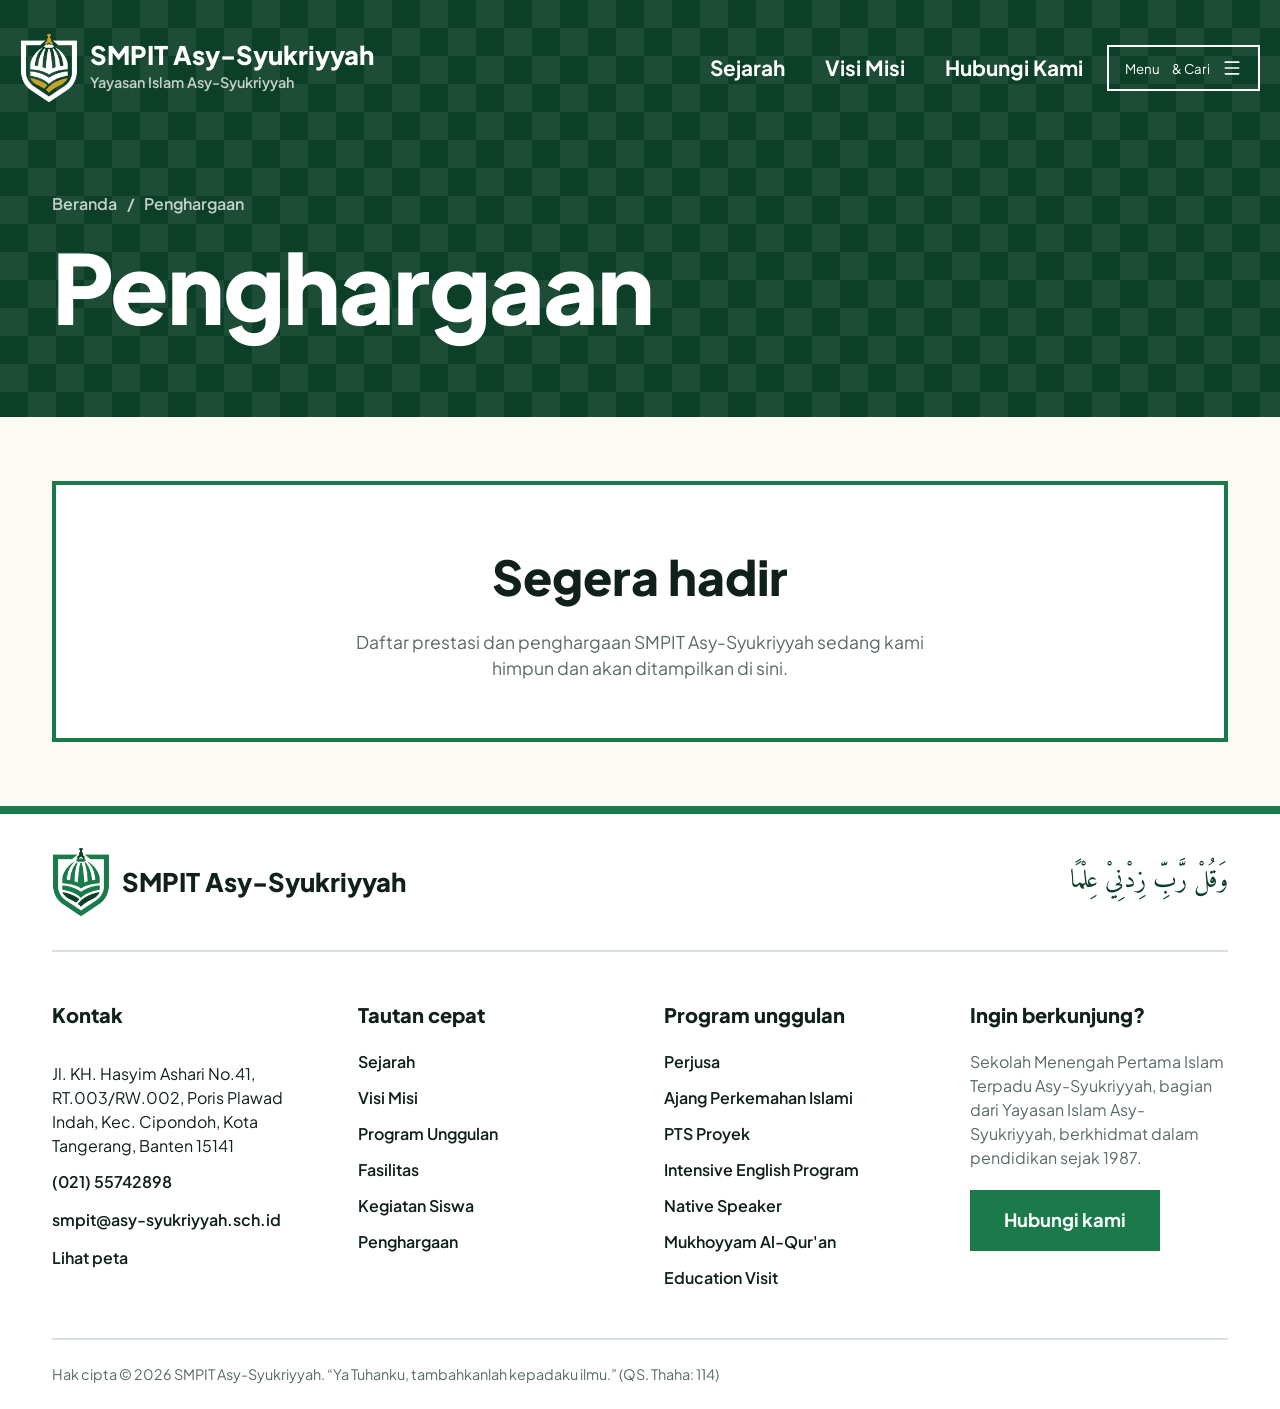
<file: penghargaan.html>
<!DOCTYPE html>
<html lang="id">
<head>
<meta charset="UTF-8">
<meta name="viewport" content="width=device-width, initial-scale=1">
<title>Penghargaan — SMPIT Asy-Syukriyyah</title>
<meta name="description" content="SMPIT Asy-Syukriyyah, Poris Plawad Indah, Cipondoh, Kota Tangerang — Sekolah Menengah Pertama Islam yang unggul, modern, dan berwawasan global.">
<meta property="og:title" content="SMPIT Asy-Syukriyyah">
<meta property="og:description" content="Sekolah Menengah Pertama Islam yang unggul, modern, dan berwawasan global.">
<meta property="og:type" content="website">
<meta name="twitter:card" content="summary_large_image">
<link rel="preconnect" href="https://fonts.googleapis.com">
<link rel="preconnect" href="https://fonts.gstatic.com" crossorigin>
<link href="https://fonts.googleapis.com/css2?family=Plus+Jakarta+Sans:wght@400;600;700;800&family=Amiri:wght@400;700&display=swap" rel="stylesheet">
<link rel="stylesheet" href="style.css">
</head>
<body>

<!-- SVG icon sprite -->
<svg width="0" height="0" style="position:absolute" aria-hidden="true">
  <symbol id="i-img" viewBox="0 0 24 24" fill="none" stroke="currentColor" stroke-width="2" stroke-linecap="round" stroke-linejoin="round"><rect width="18" height="18" x="3" y="3" rx="2"/><circle cx="9" cy="9" r="2"/><path d="m21 15-3.1-3.1a2 2 0 0 0-2.8 0L6 21"/></symbol>
  <symbol id="i-arr" viewBox="0 0 24 24" fill="none" stroke="currentColor" stroke-width="2" stroke-linecap="round" stroke-linejoin="round"><path d="M5 12h14M12 5l7 7-7 7"/></symbol>
  <symbol id="i-arl" viewBox="0 0 24 24" fill="none" stroke="currentColor" stroke-width="2" stroke-linecap="round" stroke-linejoin="round"><path d="m12 19-7-7 7-7M19 12H5"/></symbol>
  <symbol id="i-ne" viewBox="0 0 24 24" fill="none" stroke="currentColor" stroke-width="2" stroke-linecap="round" stroke-linejoin="round"><path d="M7 7h10v10M7 17 17 7"/></symbol>
  <symbol id="i-chev" viewBox="0 0 80 96" fill="none" stroke="currentColor" stroke-width="8" stroke-linecap="square"><path d="M40 4v80M8 54l32 32 32-32"/></symbol>
</svg>

<header>
  <div class="row">
    <a class="brand" href="index.html" aria-label="SMPIT Asy-Syukriyyah">
      <img class="logo" src="images/logo-putih.png" alt="Logo SMPIT Asy-Syukriyyah">
      <span><b>SMPIT Asy-Syukriyyah</b><small>Yayasan Islam Asy-Syukriyyah</small></span>
    </a>
    <nav class="main" aria-label="Navigasi utama"><ul>
      <li><a href="sejarah.html">Sejarah</a></li>
      <li><a href="visi-misi.html">Visi Misi</a></li>
      <li><a href="hubungi-kami.html">Hubungi Kami</a></li>
    </ul></nav>
    <button class="menu-btn" id="open" aria-haspopup="dialog" aria-expanded="false">Menu<span class="lbl"> &amp; Cari</span>
      <svg viewBox="0 0 24 24" fill="none" stroke="currentColor" stroke-width="2" stroke-linecap="round"><path d="M4 5h16M4 12h16M4 19h16"/></svg>
    </button>
  </div>
</header>

<div class="drawer" id="drawer" role="dialog" aria-modal="true" aria-label="Menu">
  <div class="top"><b class="arabic" style="font-size:1.6rem">بِسْمِ اللّٰهِ</b><button class="x" id="close">Tutup</button></div>
  <input type="search" placeholder="Cari di situs ini…" aria-label="Cari">
  <ul>
    <li><a href="sejarah.html">Sejarah</a></li><li><a href="visi-misi.html">Visi Misi</a></li>
    <li><a href="program-unggulan.html">Program Unggulan</a></li><li><a href="fasilitas.html">Fasilitas</a></li>
    <li><a href="kegiatan.html">Kegiatan Siswa</a></li><li><a href="penghargaan.html">Penghargaan</a></li>
    <li><a href="hubungi-kami.html">Hubungi Kami</a></li>
  </ul>
</div>

<main id="top"><section class="phero"><div class="bg p-khatam"></div><div class="wrap">
<nav class="crumb" aria-label="Breadcrumb"><a href="index.html">Beranda</a><span aria-hidden="true">/</span><span aria-current="page">Penghargaan</span></nav>
<h1>Penghargaan</h1></div></section><section class="sec" style="padding-top:4rem"><div class="wrap"><div class="boxed"><p>Segera hadir</p><p>Daftar prestasi dan penghargaan SMPIT Asy-Syukriyyah sedang kami himpun dan akan ditampilkan di sini.</p></div></div></section></main>

<footer>
  <div class="wrap">
    <div class="row1">
      <a class="brand" href="index.html"><img class="logo" src="images/logo-hijau.png" alt="Logo SMPIT Asy-Syukriyyah"><b>SMPIT Asy-Syukriyyah</b></a>
      <p class="arabic" lang="ar">وَقُلْ رَّبِّ زِدْنِيْ عِلْمًا</p>
    </div>
    <div class="cols">
      <address>
        <h4>Kontak</h4>
        <p>Jl. KH. Hasyim Ashari No.41, RT.003/RW.002, Poris Plawad Indah, Kec. Cipondoh, Kota Tangerang, Banten 15141</p>
        <a class="l" href="tel:+622155742898">(021) 55742898</a>
        <a class="l" href="mailto:smpit@asy-syukriyyah.sch.id">smpit@asy-syukriyyah.sch.id</a>
        <a class="l" target="_blank" rel="noreferrer" href="https://www.google.com/maps/search/?api=1&query=SMPIT%20Asy-Syukriyyah%20Cipondoh%20Tangerang">Lihat peta</a>
      </address>
      <nav aria-label="Tautan cepat"><h4>Tautan cepat</h4><ul>
        <li><a class="l" href="sejarah.html">Sejarah</a></li><li><a class="l" href="visi-misi.html">Visi Misi</a></li>
        <li><a class="l" href="program-unggulan.html">Program Unggulan</a></li><li><a class="l" href="fasilitas.html">Fasilitas</a></li>
        <li><a class="l" href="kegiatan.html">Kegiatan Siswa</a></li><li><a class="l" href="penghargaan.html">Penghargaan</a></li>
      </ul></nav>
      <nav aria-label="Program unggulan"><h4>Program unggulan</h4><ul id="fprog"></ul></nav>
      <div class="about">
        <h4 style="margin:0">Ingin berkunjung?</h4>
        <p>Sekolah Menengah Pertama Islam Terpadu Asy-Syukriyyah, bagian dari Yayasan Islam Asy-Syukriyyah, berkhidmat dalam pendidikan sejak 1987.</p>
        <a class="btn" href="hubungi-kami.html">Hubungi kami</a>
      </div>
    </div>
    <p class="copy">Hak cipta © 2026 SMPIT Asy-Syukriyyah. “Ya Tuhanku, tambahkanlah kepadaku ilmu.” (QS. Thaha: 114)</p>
  </div>
</footer>

<script>
const programs=["Perjusa", "Ajang Perkemahan Islami", "PTS Proyek", "Intensive English Program", "Native Speaker", "Mukhoyyam Al-Qur'an", "Education Visit"];
document.getElementById('fprog').innerHTML=programs.map(p=>`<li><a class="l" href="program-unggulan.html">${p}</a></li>`).join('');
const dr=document.getElementById('drawer'),op=document.getElementById('open');
const toggle=o=>{dr.classList.toggle('open',o);op.setAttribute('aria-expanded',o)};
op.onclick=()=>toggle(true);
document.getElementById('close').onclick=()=>toggle(false);
dr.querySelectorAll('a').forEach(a=>a.onclick=()=>toggle(false));
addEventListener('keydown',e=>{if(e.key==='Escape')toggle(false)});
</script>
</body>
</html>
</file>
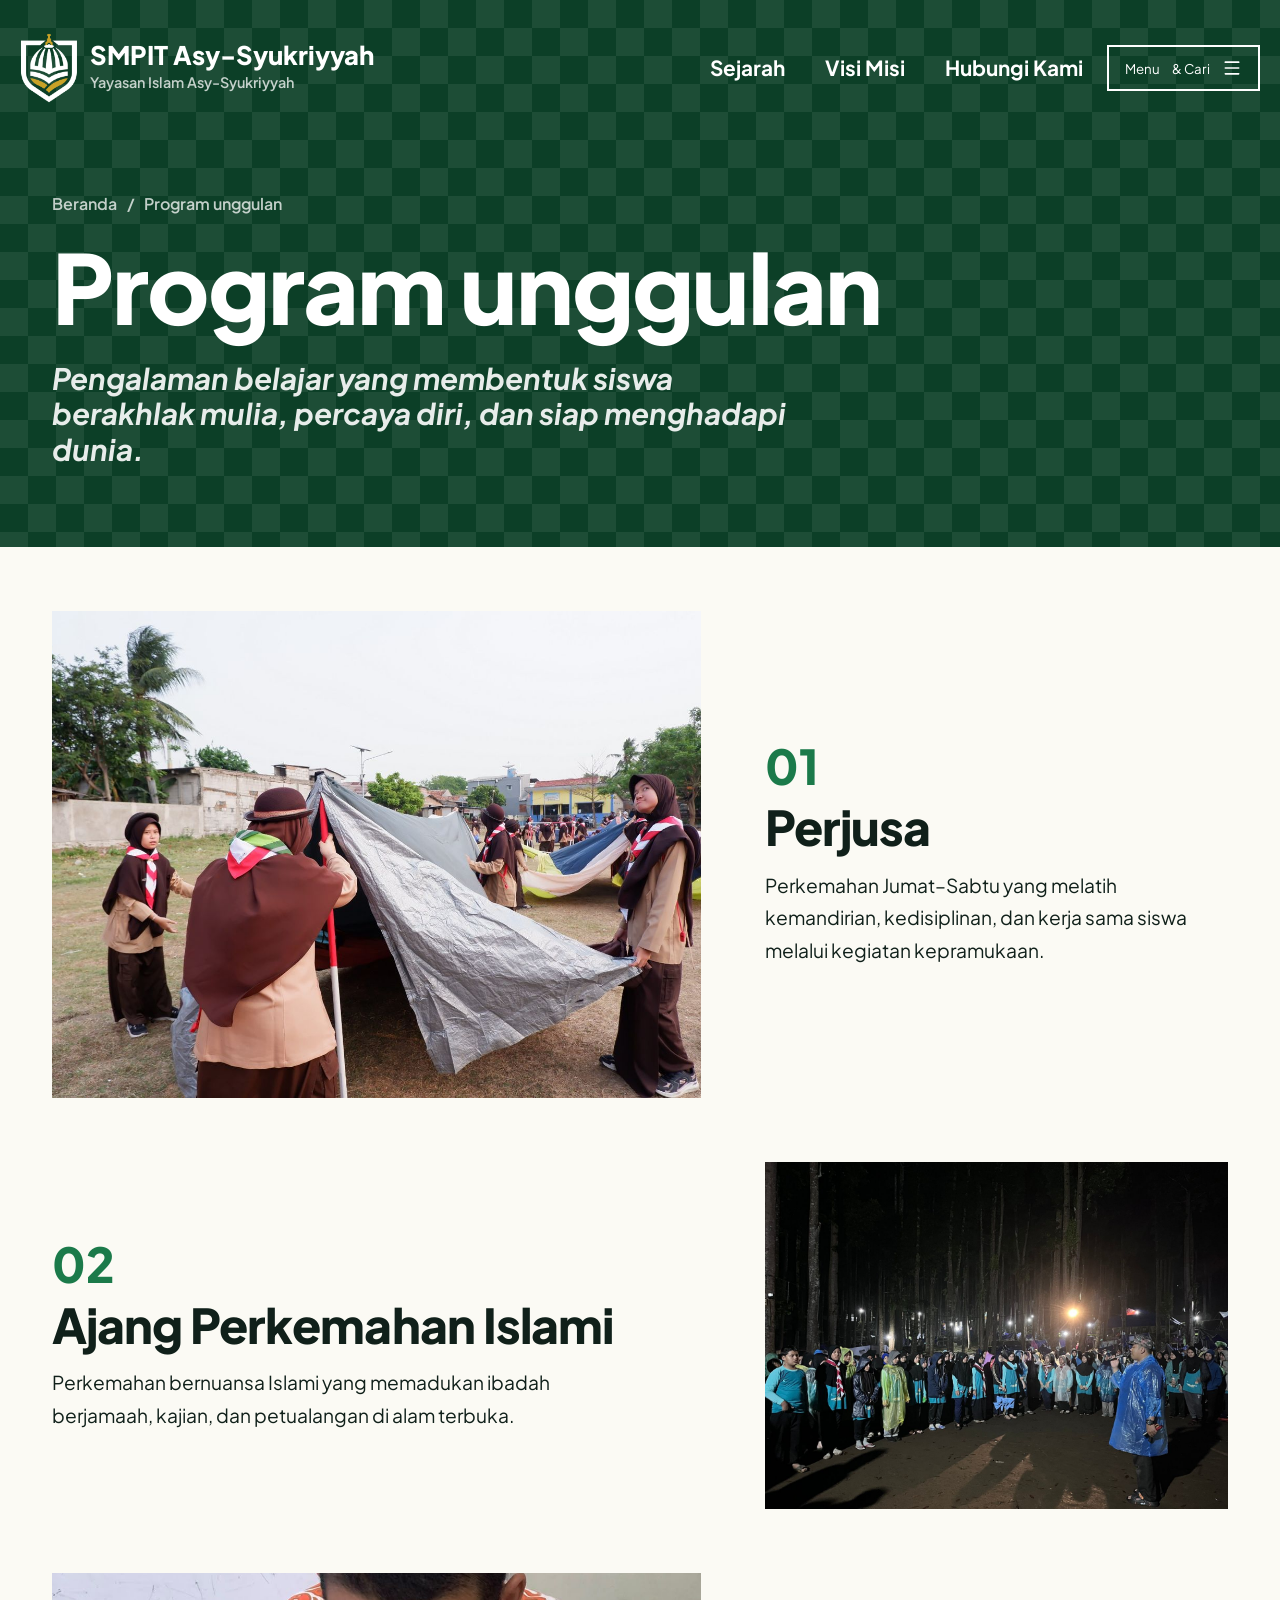
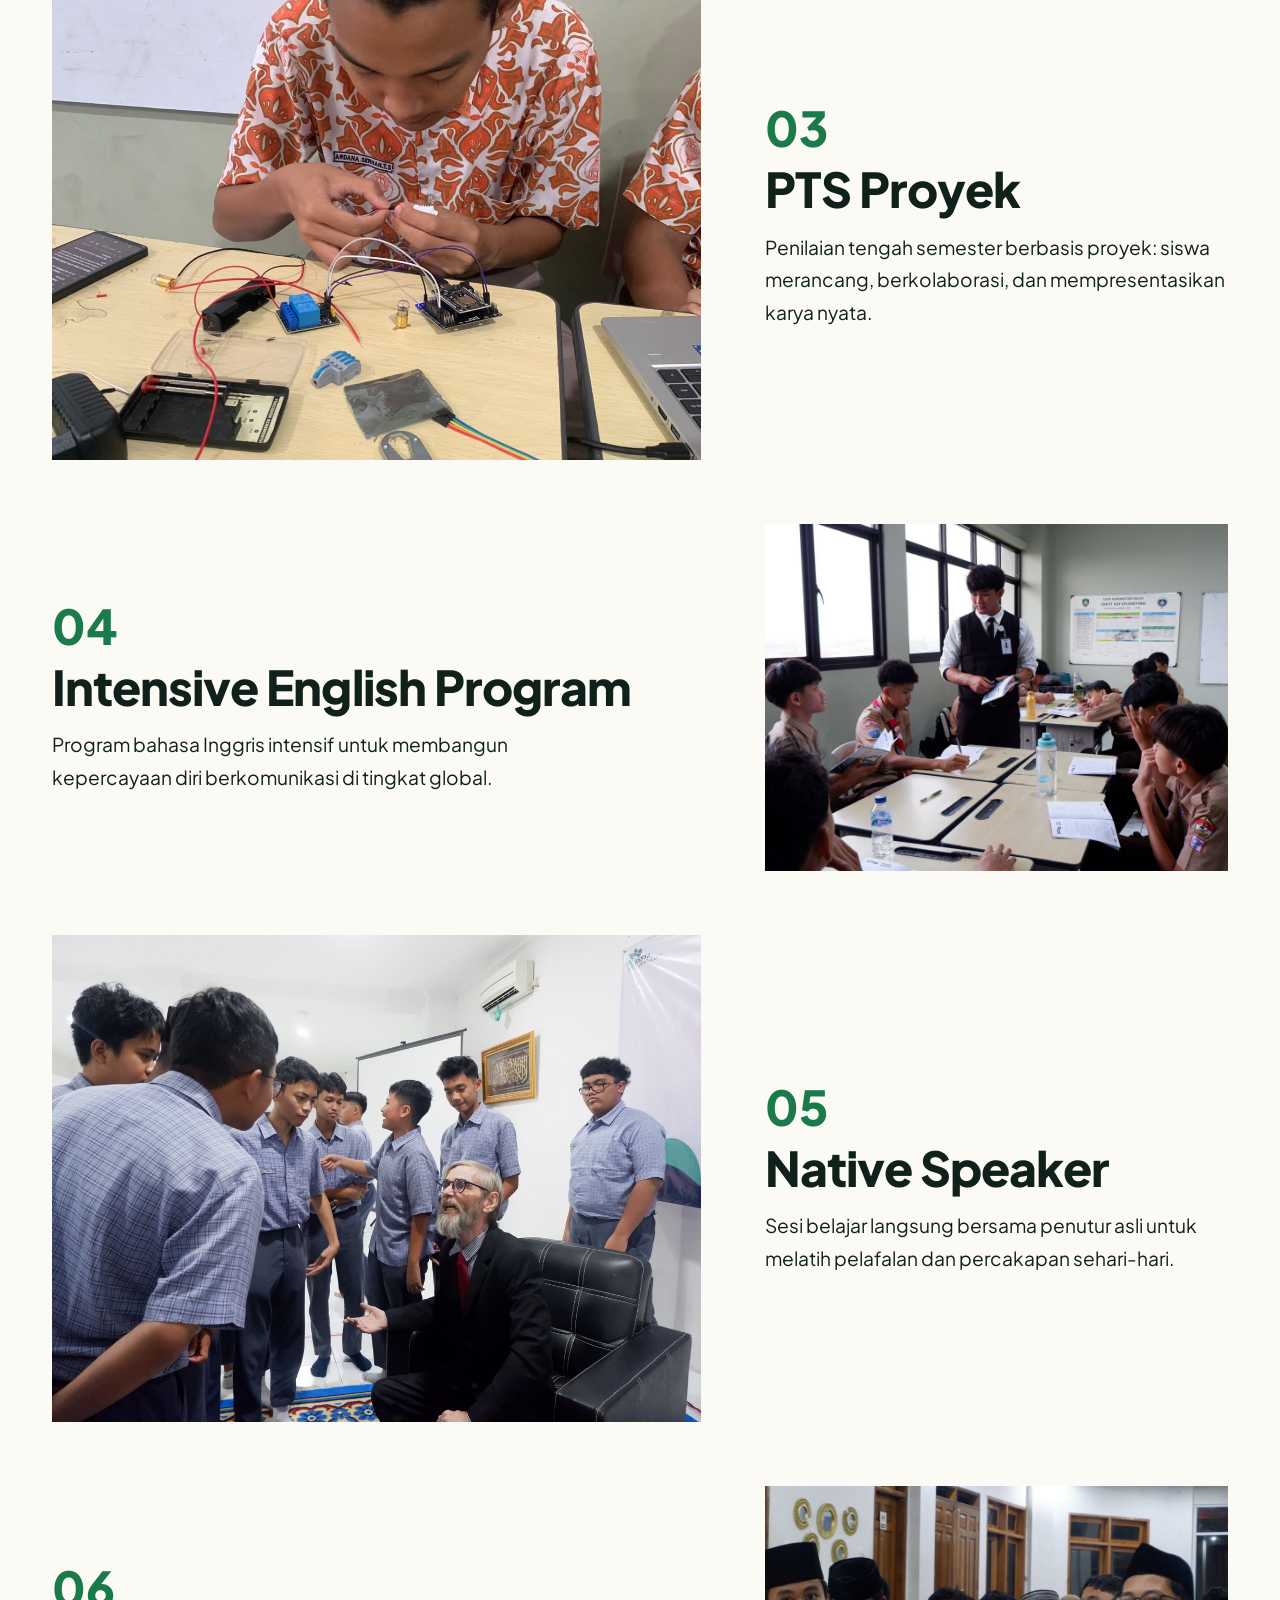
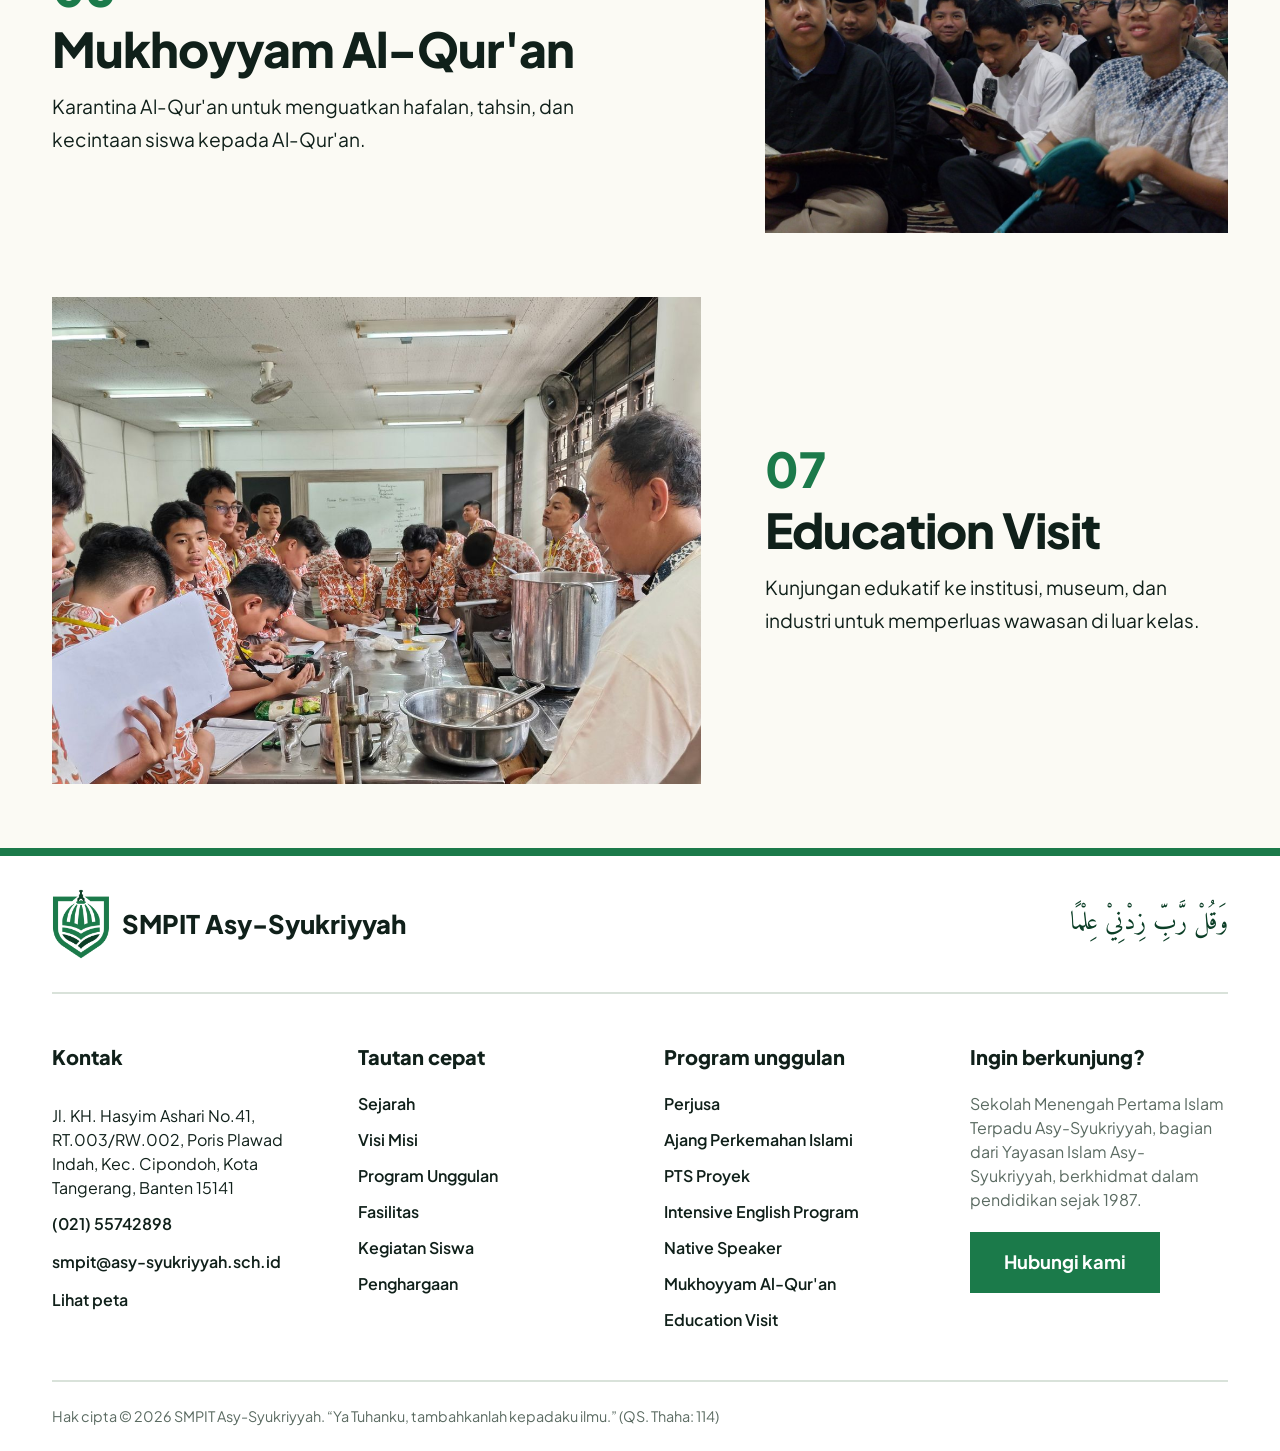
<file: program-unggulan.html>
<!DOCTYPE html>
<html lang="id">
<head>
<meta charset="UTF-8">
<meta name="viewport" content="width=device-width, initial-scale=1">
<title>Program Unggulan — SMPIT Asy-Syukriyyah</title>
<meta name="description" content="SMPIT Asy-Syukriyyah, Poris Plawad Indah, Cipondoh, Kota Tangerang — Sekolah Menengah Pertama Islam yang unggul, modern, dan berwawasan global.">
<meta property="og:title" content="SMPIT Asy-Syukriyyah">
<meta property="og:description" content="Sekolah Menengah Pertama Islam yang unggul, modern, dan berwawasan global.">
<meta property="og:type" content="website">
<meta name="twitter:card" content="summary_large_image">
<link rel="preconnect" href="https://fonts.googleapis.com">
<link rel="preconnect" href="https://fonts.gstatic.com" crossorigin>
<link href="https://fonts.googleapis.com/css2?family=Plus+Jakarta+Sans:wght@400;600;700;800&family=Amiri:wght@400;700&display=swap" rel="stylesheet">
<link rel="stylesheet" href="style.css">
</head>
<body>

<!-- SVG icon sprite -->
<svg width="0" height="0" style="position:absolute" aria-hidden="true">
  <symbol id="i-img" viewBox="0 0 24 24" fill="none" stroke="currentColor" stroke-width="2" stroke-linecap="round" stroke-linejoin="round"><rect width="18" height="18" x="3" y="3" rx="2"/><circle cx="9" cy="9" r="2"/><path d="m21 15-3.1-3.1a2 2 0 0 0-2.8 0L6 21"/></symbol>
  <symbol id="i-arr" viewBox="0 0 24 24" fill="none" stroke="currentColor" stroke-width="2" stroke-linecap="round" stroke-linejoin="round"><path d="M5 12h14M12 5l7 7-7 7"/></symbol>
  <symbol id="i-arl" viewBox="0 0 24 24" fill="none" stroke="currentColor" stroke-width="2" stroke-linecap="round" stroke-linejoin="round"><path d="m12 19-7-7 7-7M19 12H5"/></symbol>
  <symbol id="i-ne" viewBox="0 0 24 24" fill="none" stroke="currentColor" stroke-width="2" stroke-linecap="round" stroke-linejoin="round"><path d="M7 7h10v10M7 17 17 7"/></symbol>
  <symbol id="i-chev" viewBox="0 0 80 96" fill="none" stroke="currentColor" stroke-width="8" stroke-linecap="square"><path d="M40 4v80M8 54l32 32 32-32"/></symbol>
</svg>

<header>
  <div class="row">
    <a class="brand" href="index.html" aria-label="SMPIT Asy-Syukriyyah">
      <img class="logo" src="images/logo-putih.png" alt="Logo SMPIT Asy-Syukriyyah">
      <span><b>SMPIT Asy-Syukriyyah</b><small>Yayasan Islam Asy-Syukriyyah</small></span>
    </a>
    <nav class="main" aria-label="Navigasi utama"><ul>
      <li><a href="sejarah.html">Sejarah</a></li>
      <li><a href="visi-misi.html">Visi Misi</a></li>
      <li><a href="hubungi-kami.html">Hubungi Kami</a></li>
    </ul></nav>
    <button class="menu-btn" id="open" aria-haspopup="dialog" aria-expanded="false">Menu<span class="lbl"> &amp; Cari</span>
      <svg viewBox="0 0 24 24" fill="none" stroke="currentColor" stroke-width="2" stroke-linecap="round"><path d="M4 5h16M4 12h16M4 19h16"/></svg>
    </button>
  </div>
</header>

<div class="drawer" id="drawer" role="dialog" aria-modal="true" aria-label="Menu">
  <div class="top"><b class="arabic" style="font-size:1.6rem">بِسْمِ اللّٰهِ</b><button class="x" id="close">Tutup</button></div>
  <input type="search" placeholder="Cari di situs ini…" aria-label="Cari">
  <ul>
    <li><a href="sejarah.html">Sejarah</a></li><li><a href="visi-misi.html">Visi Misi</a></li>
    <li><a href="program-unggulan.html">Program Unggulan</a></li><li><a href="fasilitas.html">Fasilitas</a></li>
    <li><a href="kegiatan.html">Kegiatan Siswa</a></li><li><a href="penghargaan.html">Penghargaan</a></li>
    <li><a href="hubungi-kami.html">Hubungi Kami</a></li>
  </ul>
</div>

<main id="top"><section class="phero"><div class="bg p-khatam"></div><div class="wrap">
<nav class="crumb" aria-label="Breadcrumb"><a href="index.html">Beranda</a><span aria-hidden="true">/</span><span aria-current="page">Program unggulan</span></nav>
<h1>Program unggulan</h1><p class="lead">Pengalaman belajar yang membentuk siswa berakhlak mulia, percaya diri, dan siap menghadapi dunia.</p></div></section><section class="sec" style="padding-top:4rem"><div class="wrap"><div class="plist"><article class="prow"><div class="im"><img src="images/perjusa.jpg" alt="Perjusa" loading="lazy"></div><div><b>01</b><h2>Perjusa</h2><p>Perkemahan Jumat–Sabtu yang melatih kemandirian, kedisiplinan, dan kerja sama siswa melalui kegiatan kepramukaan.</p></div></article><article class="prow"><div class="im"><img src="images/perkemahan.jpg" alt="Ajang Perkemahan Islami" loading="lazy"></div><div><b>02</b><h2>Ajang Perkemahan Islami</h2><p>Perkemahan bernuansa Islami yang memadukan ibadah berjamaah, kajian, dan petualangan di alam terbuka.</p></div></article><article class="prow"><div class="im"><img src="images/pts-proyek.jpg" alt="PTS Proyek" loading="lazy"></div><div><b>03</b><h2>PTS Proyek</h2><p>Penilaian tengah semester berbasis proyek: siswa merancang, berkolaborasi, dan mempresentasikan karya nyata.</p></div></article><article class="prow"><div class="im"><img src="images/english.jpg" alt="Intensive English Program" loading="lazy"></div><div><b>04</b><h2>Intensive English Program</h2><p>Program bahasa Inggris intensif untuk membangun kepercayaan diri berkomunikasi di tingkat global.</p></div></article><article class="prow"><div class="im"><img src="images/native-speaker.jpg" alt="Native Speaker" loading="lazy"></div><div><b>05</b><h2>Native Speaker</h2><p>Sesi belajar langsung bersama penutur asli untuk melatih pelafalan dan percakapan sehari-hari.</p></div></article><article class="prow"><div class="im"><img src="images/mukhoyyam.jpg" alt="Mukhoyyam Al-Qur'an" loading="lazy"></div><div><b>06</b><h2>Mukhoyyam Al-Qur'an</h2><p>Karantina Al-Qur'an untuk menguatkan hafalan, tahsin, dan kecintaan siswa kepada Al-Qur'an.</p></div></article><article class="prow"><div class="im"><img src="images/edu-visit.jpg" alt="Education Visit" loading="lazy"></div><div><b>07</b><h2>Education Visit</h2><p>Kunjungan edukatif ke institusi, museum, dan industri untuk memperluas wawasan di luar kelas.</p></div></article></div></div></section></main>

<footer>
  <div class="wrap">
    <div class="row1">
      <a class="brand" href="index.html"><img class="logo" src="images/logo-hijau.png" alt="Logo SMPIT Asy-Syukriyyah"><b>SMPIT Asy-Syukriyyah</b></a>
      <p class="arabic" lang="ar">وَقُلْ رَّبِّ زِدْنِيْ عِلْمًا</p>
    </div>
    <div class="cols">
      <address>
        <h4>Kontak</h4>
        <p>Jl. KH. Hasyim Ashari No.41, RT.003/RW.002, Poris Plawad Indah, Kec. Cipondoh, Kota Tangerang, Banten 15141</p>
        <a class="l" href="tel:+622155742898">(021) 55742898</a>
        <a class="l" href="mailto:smpit@asy-syukriyyah.sch.id">smpit@asy-syukriyyah.sch.id</a>
        <a class="l" target="_blank" rel="noreferrer" href="https://www.google.com/maps/search/?api=1&query=SMPIT%20Asy-Syukriyyah%20Cipondoh%20Tangerang">Lihat peta</a>
      </address>
      <nav aria-label="Tautan cepat"><h4>Tautan cepat</h4><ul>
        <li><a class="l" href="sejarah.html">Sejarah</a></li><li><a class="l" href="visi-misi.html">Visi Misi</a></li>
        <li><a class="l" href="program-unggulan.html">Program Unggulan</a></li><li><a class="l" href="fasilitas.html">Fasilitas</a></li>
        <li><a class="l" href="kegiatan.html">Kegiatan Siswa</a></li><li><a class="l" href="penghargaan.html">Penghargaan</a></li>
      </ul></nav>
      <nav aria-label="Program unggulan"><h4>Program unggulan</h4><ul id="fprog"></ul></nav>
      <div class="about">
        <h4 style="margin:0">Ingin berkunjung?</h4>
        <p>Sekolah Menengah Pertama Islam Terpadu Asy-Syukriyyah, bagian dari Yayasan Islam Asy-Syukriyyah, berkhidmat dalam pendidikan sejak 1987.</p>
        <a class="btn" href="hubungi-kami.html">Hubungi kami</a>
      </div>
    </div>
    <p class="copy">Hak cipta © 2026 SMPIT Asy-Syukriyyah. “Ya Tuhanku, tambahkanlah kepadaku ilmu.” (QS. Thaha: 114)</p>
  </div>
</footer>

<script>
const programs=["Perjusa", "Ajang Perkemahan Islami", "PTS Proyek", "Intensive English Program", "Native Speaker", "Mukhoyyam Al-Qur'an", "Education Visit"];
document.getElementById('fprog').innerHTML=programs.map(p=>`<li><a class="l" href="program-unggulan.html">${p}</a></li>`).join('');
const dr=document.getElementById('drawer'),op=document.getElementById('open');
const toggle=o=>{dr.classList.toggle('open',o);op.setAttribute('aria-expanded',o)};
op.onclick=()=>toggle(true);
document.getElementById('close').onclick=()=>toggle(false);
dr.querySelectorAll('a').forEach(a=>a.onclick=()=>toggle(false));
addEventListener('keydown',e=>{if(e.key==='Escape')toggle(false)});
</script>
</body>
</html>
</file>
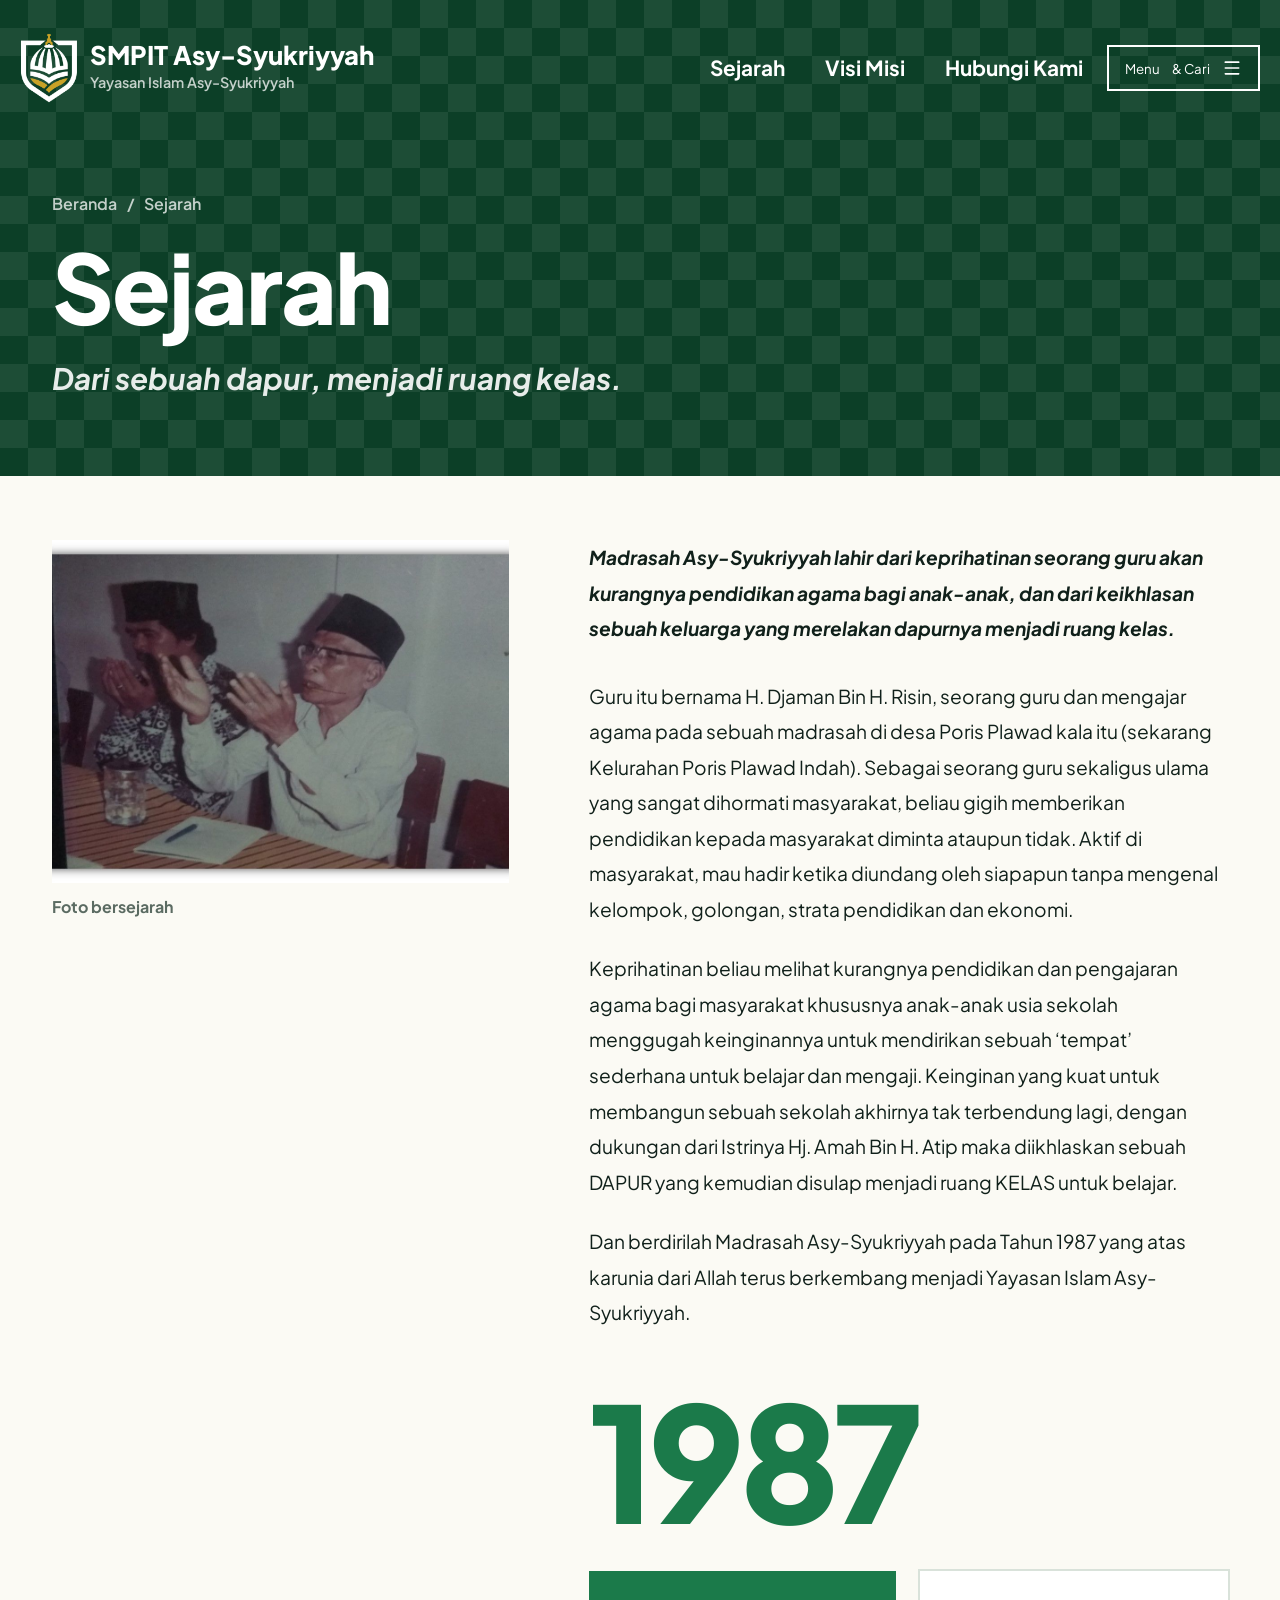
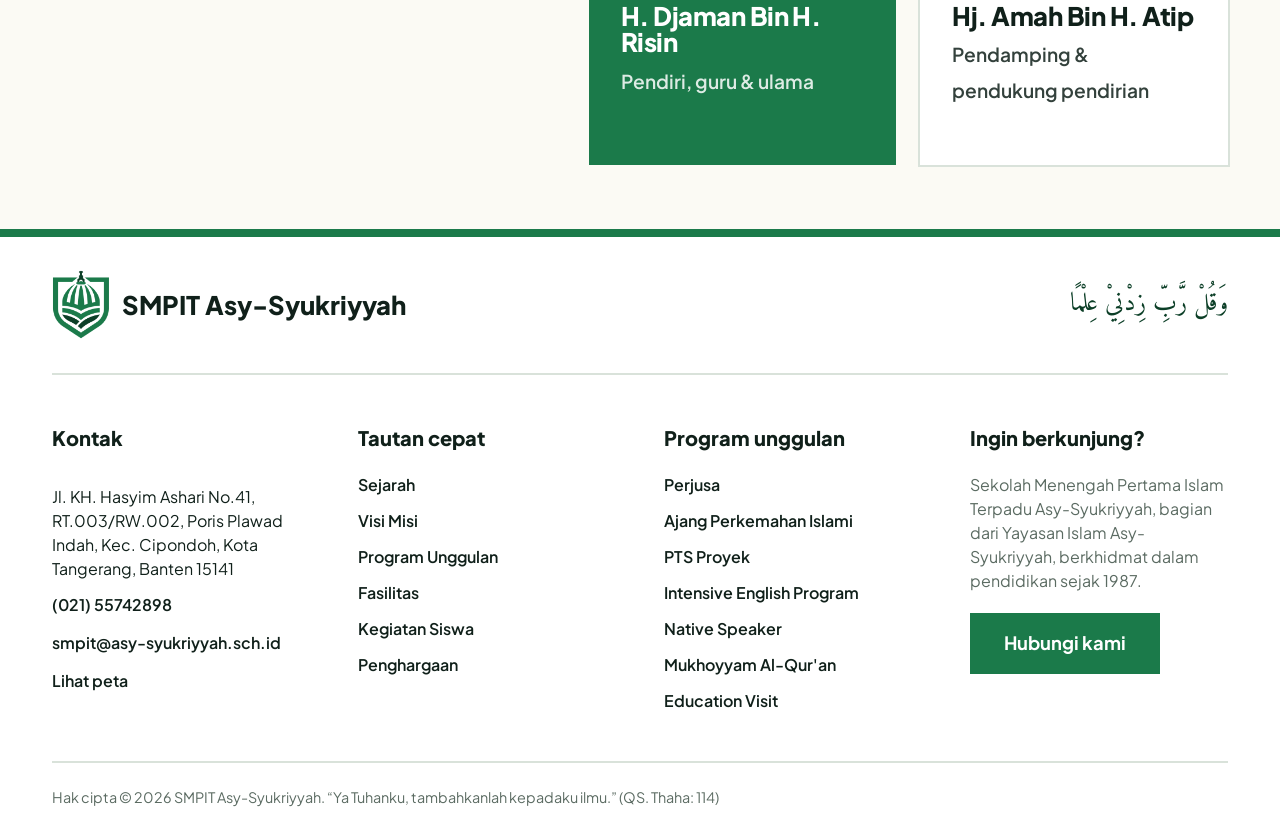
<file: sejarah.html>
<!DOCTYPE html>
<html lang="id">
<head>
<meta charset="UTF-8">
<meta name="viewport" content="width=device-width, initial-scale=1">
<title>Sejarah — SMPIT Asy-Syukriyyah</title>
<meta name="description" content="SMPIT Asy-Syukriyyah, Poris Plawad Indah, Cipondoh, Kota Tangerang — Sekolah Menengah Pertama Islam yang unggul, modern, dan berwawasan global.">
<meta property="og:title" content="SMPIT Asy-Syukriyyah">
<meta property="og:description" content="Sekolah Menengah Pertama Islam yang unggul, modern, dan berwawasan global.">
<meta property="og:type" content="website">
<meta name="twitter:card" content="summary_large_image">
<link rel="preconnect" href="https://fonts.googleapis.com">
<link rel="preconnect" href="https://fonts.gstatic.com" crossorigin>
<link href="https://fonts.googleapis.com/css2?family=Plus+Jakarta+Sans:wght@400;600;700;800&family=Amiri:wght@400;700&display=swap" rel="stylesheet">
<link rel="stylesheet" href="style.css">
</head>
<body>

<!-- SVG icon sprite -->
<svg width="0" height="0" style="position:absolute" aria-hidden="true">
  <symbol id="i-img" viewBox="0 0 24 24" fill="none" stroke="currentColor" stroke-width="2" stroke-linecap="round" stroke-linejoin="round"><rect width="18" height="18" x="3" y="3" rx="2"/><circle cx="9" cy="9" r="2"/><path d="m21 15-3.1-3.1a2 2 0 0 0-2.8 0L6 21"/></symbol>
  <symbol id="i-arr" viewBox="0 0 24 24" fill="none" stroke="currentColor" stroke-width="2" stroke-linecap="round" stroke-linejoin="round"><path d="M5 12h14M12 5l7 7-7 7"/></symbol>
  <symbol id="i-arl" viewBox="0 0 24 24" fill="none" stroke="currentColor" stroke-width="2" stroke-linecap="round" stroke-linejoin="round"><path d="m12 19-7-7 7-7M19 12H5"/></symbol>
  <symbol id="i-ne" viewBox="0 0 24 24" fill="none" stroke="currentColor" stroke-width="2" stroke-linecap="round" stroke-linejoin="round"><path d="M7 7h10v10M7 17 17 7"/></symbol>
  <symbol id="i-chev" viewBox="0 0 80 96" fill="none" stroke="currentColor" stroke-width="8" stroke-linecap="square"><path d="M40 4v80M8 54l32 32 32-32"/></symbol>
</svg>

<header>
  <div class="row">
    <a class="brand" href="index.html" aria-label="SMPIT Asy-Syukriyyah">
      <img class="logo" src="images/logo-putih.png" alt="Logo SMPIT Asy-Syukriyyah">
      <span><b>SMPIT Asy-Syukriyyah</b><small>Yayasan Islam Asy-Syukriyyah</small></span>
    </a>
    <nav class="main" aria-label="Navigasi utama"><ul>
      <li><a href="sejarah.html">Sejarah</a></li>
      <li><a href="visi-misi.html">Visi Misi</a></li>
      <li><a href="hubungi-kami.html">Hubungi Kami</a></li>
    </ul></nav>
    <button class="menu-btn" id="open" aria-haspopup="dialog" aria-expanded="false">Menu<span class="lbl"> &amp; Cari</span>
      <svg viewBox="0 0 24 24" fill="none" stroke="currentColor" stroke-width="2" stroke-linecap="round"><path d="M4 5h16M4 12h16M4 19h16"/></svg>
    </button>
  </div>
</header>

<div class="drawer" id="drawer" role="dialog" aria-modal="true" aria-label="Menu">
  <div class="top"><b class="arabic" style="font-size:1.6rem">بِسْمِ اللّٰهِ</b><button class="x" id="close">Tutup</button></div>
  <input type="search" placeholder="Cari di situs ini…" aria-label="Cari">
  <ul>
    <li><a href="sejarah.html">Sejarah</a></li><li><a href="visi-misi.html">Visi Misi</a></li>
    <li><a href="program-unggulan.html">Program Unggulan</a></li><li><a href="fasilitas.html">Fasilitas</a></li>
    <li><a href="kegiatan.html">Kegiatan Siswa</a></li><li><a href="penghargaan.html">Penghargaan</a></li>
    <li><a href="hubungi-kami.html">Hubungi Kami</a></li>
  </ul>
</div>

<main id="top"><section class="phero"><div class="bg p-khatam"></div><div class="wrap">
<nav class="crumb" aria-label="Breadcrumb"><a href="index.html">Beranda</a><span aria-hidden="true">/</span><span aria-current="page">Sejarah</span></nav>
<h1>Sejarah</h1><p class="lead">Dari sebuah dapur, menjadi ruang kelas.</p></div></section><section class="sec" style="padding-top:4rem"><div class="wrap">
<div class="hist">
<figure><img src="images/sejarah.jpg" alt="Foto bersejarah Madrasah Asy-Syukriyyah"><figcaption>Foto bersejarah</figcaption></figure>
<div class="prose">
<p class="lead">Madrasah Asy-Syukriyyah lahir dari keprihatinan seorang guru akan kurangnya pendidikan agama bagi anak-anak, dan dari keikhlasan sebuah keluarga yang merelakan dapurnya menjadi ruang kelas.</p>
<p>Guru itu bernama H. Djaman Bin H. Risin, seorang guru dan mengajar agama pada sebuah madrasah di desa Poris Plawad kala itu (sekarang Kelurahan Poris Plawad Indah). Sebagai seorang guru sekaligus ulama yang sangat dihormati masyarakat, beliau gigih memberikan pendidikan kepada masyarakat diminta ataupun tidak. Aktif di masyarakat, mau hadir ketika diundang oleh siapapun tanpa mengenal kelompok, golongan, strata pendidikan dan ekonomi.</p>
<p>Keprihatinan beliau melihat kurangnya pendidikan dan pengajaran agama bagi masyarakat khususnya anak-anak usia sekolah menggugah keinginannya untuk mendirikan sebuah ‘tempat’ sederhana untuk belajar dan mengaji. Keinginan yang kuat untuk membangun sebuah sekolah akhirnya tak terbendung lagi, dengan dukungan dari Istrinya Hj. Amah Bin H. Atip maka diikhlaskan sebuah DAPUR yang kemudian disulap menjadi ruang KELAS untuk belajar.</p>
<p>Dan berdirilah Madrasah Asy-Syukriyyah pada Tahun 1987 yang atas karunia dari Allah terus berkembang menjadi Yayasan Islam Asy-Syukriyyah.</p>
<div class="year" aria-label="Tahun 1987">1987</div>
<div class="people"><div class="person"><h3>H. Djaman Bin H. Risin</h3><p>Pendiri, guru &amp; ulama</p></div><div class="person"><h3>Hj. Amah Bin H. Atip</h3><p>Pendamping &amp; pendukung pendirian</p></div></div>
</div></div></div></section></main>

<footer>
  <div class="wrap">
    <div class="row1">
      <a class="brand" href="index.html"><img class="logo" src="images/logo-hijau.png" alt="Logo SMPIT Asy-Syukriyyah"><b>SMPIT Asy-Syukriyyah</b></a>
      <p class="arabic" lang="ar">وَقُلْ رَّبِّ زِدْنِيْ عِلْمًا</p>
    </div>
    <div class="cols">
      <address>
        <h4>Kontak</h4>
        <p>Jl. KH. Hasyim Ashari No.41, RT.003/RW.002, Poris Plawad Indah, Kec. Cipondoh, Kota Tangerang, Banten 15141</p>
        <a class="l" href="tel:+622155742898">(021) 55742898</a>
        <a class="l" href="mailto:smpit@asy-syukriyyah.sch.id">smpit@asy-syukriyyah.sch.id</a>
        <a class="l" target="_blank" rel="noreferrer" href="https://www.google.com/maps/search/?api=1&query=SMPIT%20Asy-Syukriyyah%20Cipondoh%20Tangerang">Lihat peta</a>
      </address>
      <nav aria-label="Tautan cepat"><h4>Tautan cepat</h4><ul>
        <li><a class="l" href="sejarah.html">Sejarah</a></li><li><a class="l" href="visi-misi.html">Visi Misi</a></li>
        <li><a class="l" href="program-unggulan.html">Program Unggulan</a></li><li><a class="l" href="fasilitas.html">Fasilitas</a></li>
        <li><a class="l" href="kegiatan.html">Kegiatan Siswa</a></li><li><a class="l" href="penghargaan.html">Penghargaan</a></li>
      </ul></nav>
      <nav aria-label="Program unggulan"><h4>Program unggulan</h4><ul id="fprog"></ul></nav>
      <div class="about">
        <h4 style="margin:0">Ingin berkunjung?</h4>
        <p>Sekolah Menengah Pertama Islam Terpadu Asy-Syukriyyah, bagian dari Yayasan Islam Asy-Syukriyyah, berkhidmat dalam pendidikan sejak 1987.</p>
        <a class="btn" href="hubungi-kami.html">Hubungi kami</a>
      </div>
    </div>
    <p class="copy">Hak cipta © 2026 SMPIT Asy-Syukriyyah. “Ya Tuhanku, tambahkanlah kepadaku ilmu.” (QS. Thaha: 114)</p>
  </div>
</footer>

<script>
const programs=["Perjusa", "Ajang Perkemahan Islami", "PTS Proyek", "Intensive English Program", "Native Speaker", "Mukhoyyam Al-Qur'an", "Education Visit"];
document.getElementById('fprog').innerHTML=programs.map(p=>`<li><a class="l" href="program-unggulan.html">${p}</a></li>`).join('');
const dr=document.getElementById('drawer'),op=document.getElementById('open');
const toggle=o=>{dr.classList.toggle('open',o);op.setAttribute('aria-expanded',o)};
op.onclick=()=>toggle(true);
document.getElementById('close').onclick=()=>toggle(false);
dr.querySelectorAll('a').forEach(a=>a.onclick=()=>toggle(false));
addEventListener('keydown',e=>{if(e.key==='Escape')toggle(false)});
</script>
</body>
</html>
</file>
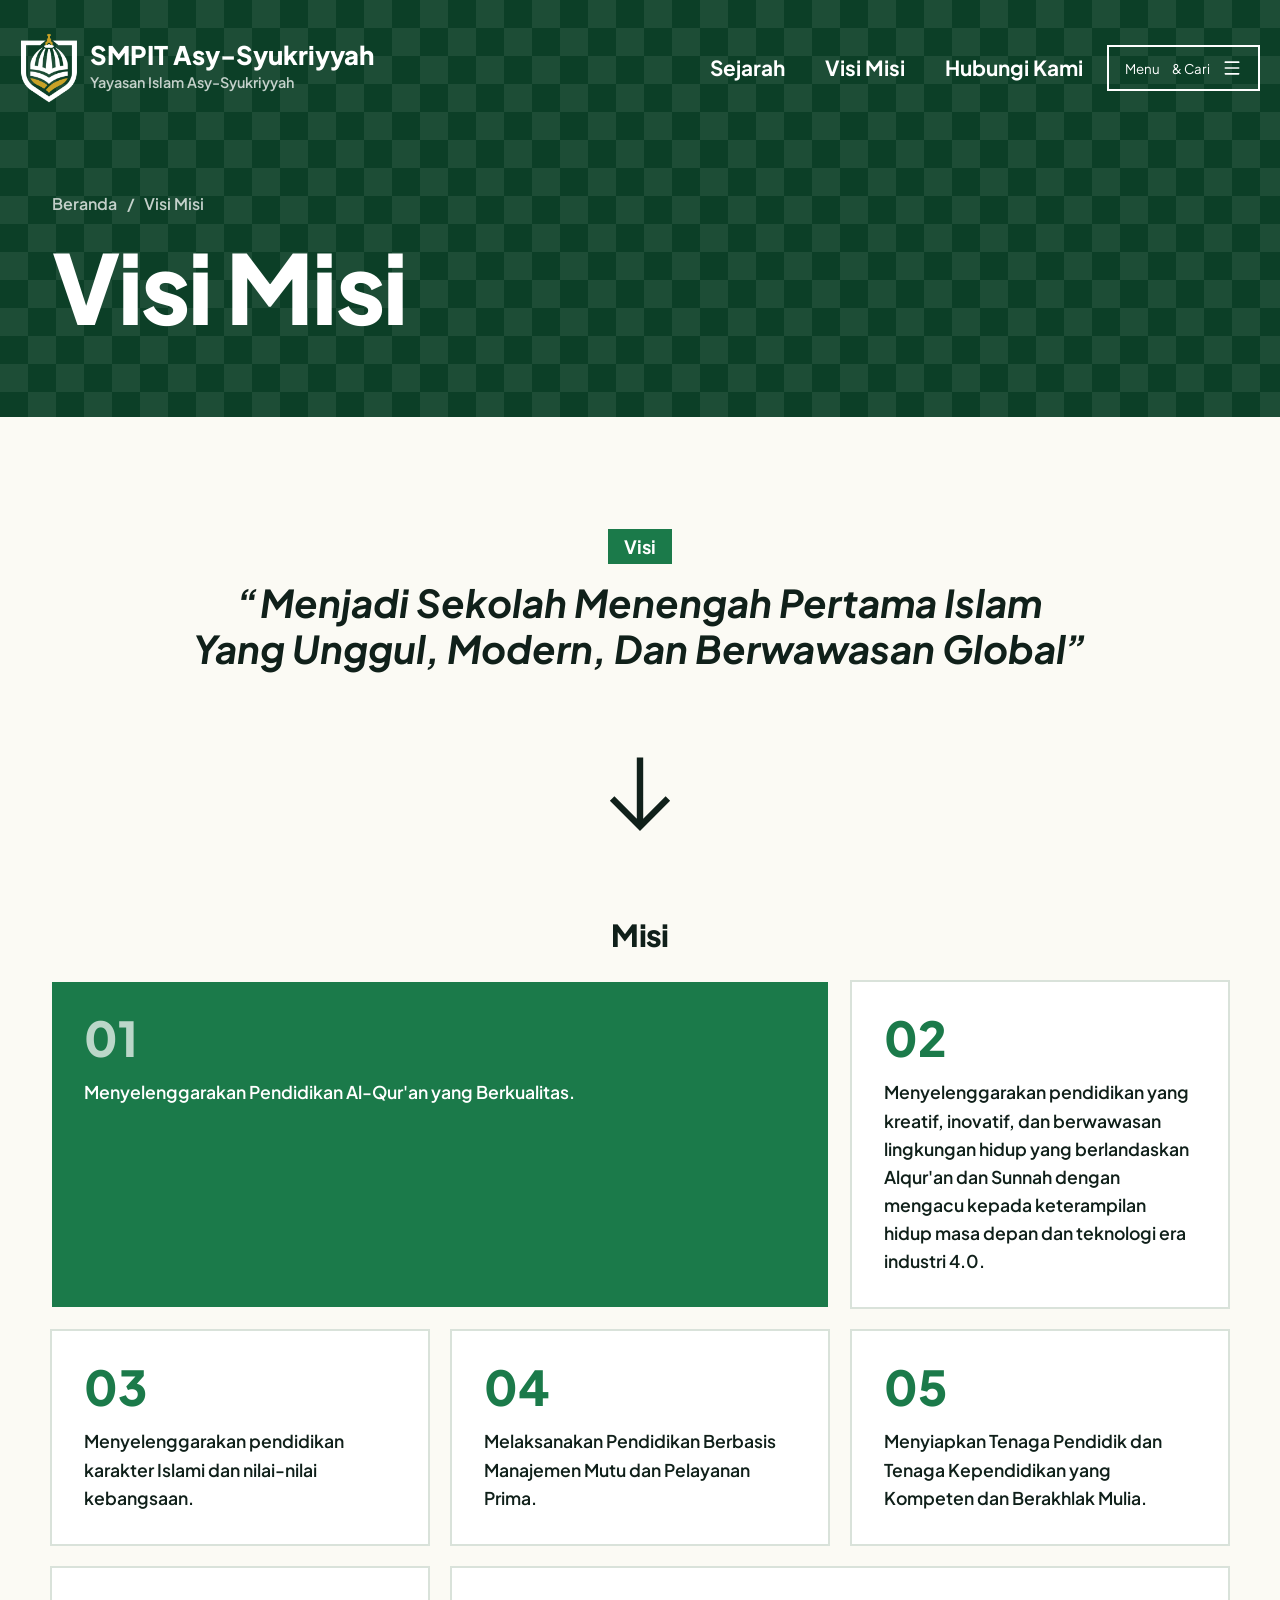
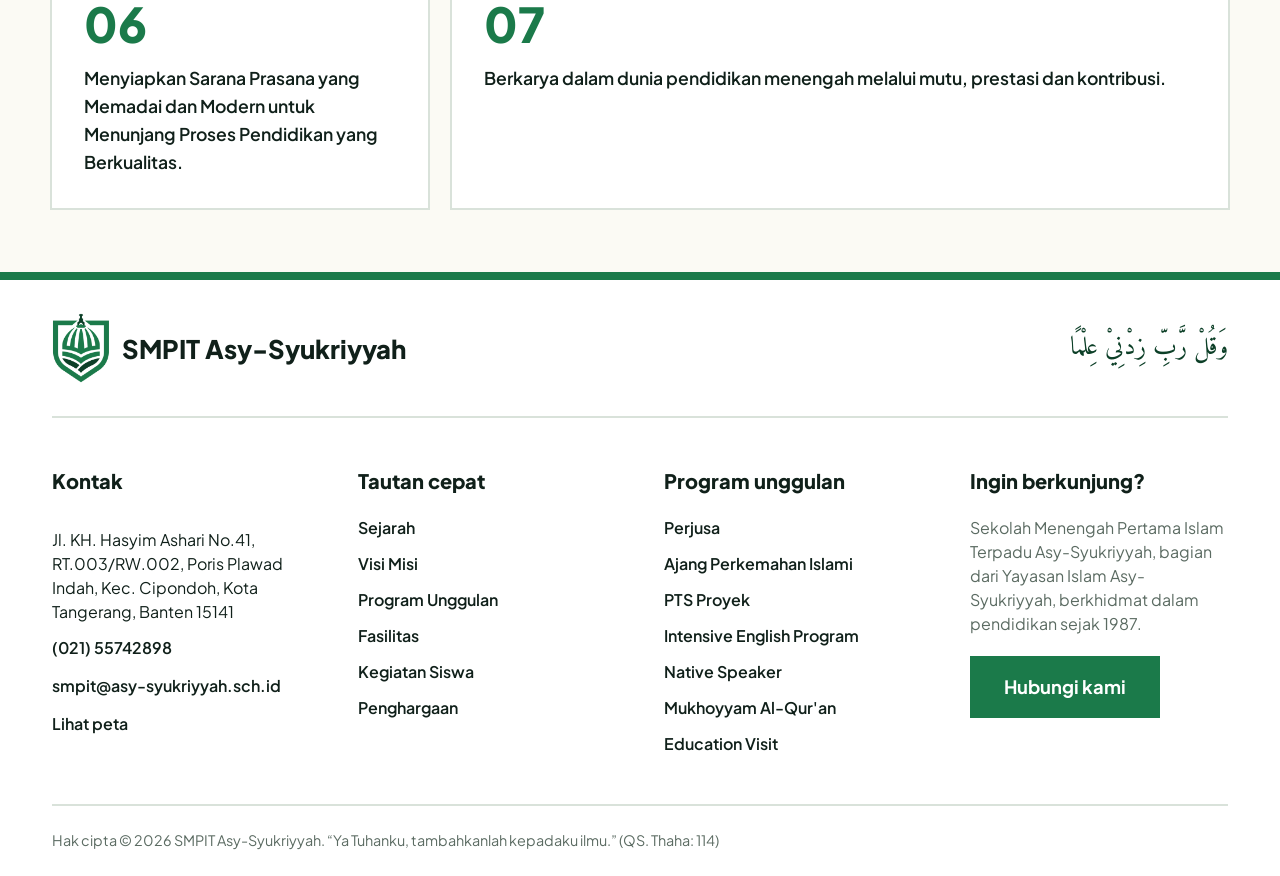
<file: visi-misi.html>
<!DOCTYPE html>
<html lang="id">
<head>
<meta charset="UTF-8">
<meta name="viewport" content="width=device-width, initial-scale=1">
<title>Visi Misi — SMPIT Asy-Syukriyyah</title>
<meta name="description" content="SMPIT Asy-Syukriyyah, Poris Plawad Indah, Cipondoh, Kota Tangerang — Sekolah Menengah Pertama Islam yang unggul, modern, dan berwawasan global.">
<meta property="og:title" content="SMPIT Asy-Syukriyyah">
<meta property="og:description" content="Sekolah Menengah Pertama Islam yang unggul, modern, dan berwawasan global.">
<meta property="og:type" content="website">
<meta name="twitter:card" content="summary_large_image">
<link rel="preconnect" href="https://fonts.googleapis.com">
<link rel="preconnect" href="https://fonts.gstatic.com" crossorigin>
<link href="https://fonts.googleapis.com/css2?family=Plus+Jakarta+Sans:wght@400;600;700;800&family=Amiri:wght@400;700&display=swap" rel="stylesheet">
<link rel="stylesheet" href="style.css">
</head>
<body>

<!-- SVG icon sprite -->
<svg width="0" height="0" style="position:absolute" aria-hidden="true">
  <symbol id="i-img" viewBox="0 0 24 24" fill="none" stroke="currentColor" stroke-width="2" stroke-linecap="round" stroke-linejoin="round"><rect width="18" height="18" x="3" y="3" rx="2"/><circle cx="9" cy="9" r="2"/><path d="m21 15-3.1-3.1a2 2 0 0 0-2.8 0L6 21"/></symbol>
  <symbol id="i-arr" viewBox="0 0 24 24" fill="none" stroke="currentColor" stroke-width="2" stroke-linecap="round" stroke-linejoin="round"><path d="M5 12h14M12 5l7 7-7 7"/></symbol>
  <symbol id="i-arl" viewBox="0 0 24 24" fill="none" stroke="currentColor" stroke-width="2" stroke-linecap="round" stroke-linejoin="round"><path d="m12 19-7-7 7-7M19 12H5"/></symbol>
  <symbol id="i-ne" viewBox="0 0 24 24" fill="none" stroke="currentColor" stroke-width="2" stroke-linecap="round" stroke-linejoin="round"><path d="M7 7h10v10M7 17 17 7"/></symbol>
  <symbol id="i-chev" viewBox="0 0 80 96" fill="none" stroke="currentColor" stroke-width="8" stroke-linecap="square"><path d="M40 4v80M8 54l32 32 32-32"/></symbol>
</svg>

<header>
  <div class="row">
    <a class="brand" href="index.html" aria-label="SMPIT Asy-Syukriyyah">
      <img class="logo" src="images/logo-putih.png" alt="Logo SMPIT Asy-Syukriyyah">
      <span><b>SMPIT Asy-Syukriyyah</b><small>Yayasan Islam Asy-Syukriyyah</small></span>
    </a>
    <nav class="main" aria-label="Navigasi utama"><ul>
      <li><a href="sejarah.html">Sejarah</a></li>
      <li><a href="visi-misi.html">Visi Misi</a></li>
      <li><a href="hubungi-kami.html">Hubungi Kami</a></li>
    </ul></nav>
    <button class="menu-btn" id="open" aria-haspopup="dialog" aria-expanded="false">Menu<span class="lbl"> &amp; Cari</span>
      <svg viewBox="0 0 24 24" fill="none" stroke="currentColor" stroke-width="2" stroke-linecap="round"><path d="M4 5h16M4 12h16M4 19h16"/></svg>
    </button>
  </div>
</header>

<div class="drawer" id="drawer" role="dialog" aria-modal="true" aria-label="Menu">
  <div class="top"><b class="arabic" style="font-size:1.6rem">بِسْمِ اللّٰهِ</b><button class="x" id="close">Tutup</button></div>
  <input type="search" placeholder="Cari di situs ini…" aria-label="Cari">
  <ul>
    <li><a href="sejarah.html">Sejarah</a></li><li><a href="visi-misi.html">Visi Misi</a></li>
    <li><a href="program-unggulan.html">Program Unggulan</a></li><li><a href="fasilitas.html">Fasilitas</a></li>
    <li><a href="kegiatan.html">Kegiatan Siswa</a></li><li><a href="penghargaan.html">Penghargaan</a></li>
    <li><a href="hubungi-kami.html">Hubungi Kami</a></li>
  </ul>
</div>

<main id="top"><section class="phero"><div class="bg p-khatam"></div><div class="wrap">
<nav class="crumb" aria-label="Breadcrumb"><a href="index.html">Beranda</a><span aria-hidden="true">/</span><span aria-current="page">Visi Misi</span></nav>
<h1>Visi Misi</h1></div></section><section class="sec" style="padding-top:4rem"><div class="wrap"><figure class="visi"><figcaption class="chip">Visi</figcaption><blockquote><p>“Menjadi Sekolah Menengah Pertama Islam Yang Unggul, Modern, Dan Berwawasan Global”</p></blockquote></figure>
        <svg class="chev" aria-hidden="true"><use href="#i-chev"/></svg>
        <h3 class="misi-h">Misi</h3>
        <ol class="misi">
          <li><b>01</b><span>Menyelenggarakan Pendidikan Al-Qur'an yang Berkualitas.</span></li>
          <li><b>02</b><span>Menyelenggarakan pendidikan yang kreatif, inovatif, dan berwawasan lingkungan hidup yang berlandaskan Alqur'an dan Sunnah dengan mengacu kepada keterampilan hidup masa depan dan teknologi era industri 4.0.</span></li>
          <li><b>03</b><span>Menyelenggarakan pendidikan karakter Islami dan nilai-nilai kebangsaan.</span></li>
          <li><b>04</b><span>Melaksanakan Pendidikan Berbasis Manajemen Mutu dan Pelayanan Prima.</span></li>
          <li><b>05</b><span>Menyiapkan Tenaga Pendidik dan Tenaga Kependidikan yang Kompeten dan Berakhlak Mulia.</span></li>
          <li><b>06</b><span>Menyiapkan Sarana Prasana yang Memadai dan Modern untuk Menunjang Proses Pendidikan yang Berkualitas.</span></li>
          <li class="w2"><b>07</b><span>Berkarya dalam dunia pendidikan menengah melalui mutu, prestasi dan kontribusi.</span></li>
        </ol></div></section></main>

<footer>
  <div class="wrap">
    <div class="row1">
      <a class="brand" href="index.html"><img class="logo" src="images/logo-hijau.png" alt="Logo SMPIT Asy-Syukriyyah"><b>SMPIT Asy-Syukriyyah</b></a>
      <p class="arabic" lang="ar">وَقُلْ رَّبِّ زِدْنِيْ عِلْمًا</p>
    </div>
    <div class="cols">
      <address>
        <h4>Kontak</h4>
        <p>Jl. KH. Hasyim Ashari No.41, RT.003/RW.002, Poris Plawad Indah, Kec. Cipondoh, Kota Tangerang, Banten 15141</p>
        <a class="l" href="tel:+622155742898">(021) 55742898</a>
        <a class="l" href="mailto:smpit@asy-syukriyyah.sch.id">smpit@asy-syukriyyah.sch.id</a>
        <a class="l" target="_blank" rel="noreferrer" href="https://www.google.com/maps/search/?api=1&query=SMPIT%20Asy-Syukriyyah%20Cipondoh%20Tangerang">Lihat peta</a>
      </address>
      <nav aria-label="Tautan cepat"><h4>Tautan cepat</h4><ul>
        <li><a class="l" href="sejarah.html">Sejarah</a></li><li><a class="l" href="visi-misi.html">Visi Misi</a></li>
        <li><a class="l" href="program-unggulan.html">Program Unggulan</a></li><li><a class="l" href="fasilitas.html">Fasilitas</a></li>
        <li><a class="l" href="kegiatan.html">Kegiatan Siswa</a></li><li><a class="l" href="penghargaan.html">Penghargaan</a></li>
      </ul></nav>
      <nav aria-label="Program unggulan"><h4>Program unggulan</h4><ul id="fprog"></ul></nav>
      <div class="about">
        <h4 style="margin:0">Ingin berkunjung?</h4>
        <p>Sekolah Menengah Pertama Islam Terpadu Asy-Syukriyyah, bagian dari Yayasan Islam Asy-Syukriyyah, berkhidmat dalam pendidikan sejak 1987.</p>
        <a class="btn" href="hubungi-kami.html">Hubungi kami</a>
      </div>
    </div>
    <p class="copy">Hak cipta © 2026 SMPIT Asy-Syukriyyah. “Ya Tuhanku, tambahkanlah kepadaku ilmu.” (QS. Thaha: 114)</p>
  </div>
</footer>

<script>
const programs=["Perjusa", "Ajang Perkemahan Islami", "PTS Proyek", "Intensive English Program", "Native Speaker", "Mukhoyyam Al-Qur'an", "Education Visit"];
document.getElementById('fprog').innerHTML=programs.map(p=>`<li><a class="l" href="program-unggulan.html">${p}</a></li>`).join('');
const dr=document.getElementById('drawer'),op=document.getElementById('open');
const toggle=o=>{dr.classList.toggle('open',o);op.setAttribute('aria-expanded',o)};
op.onclick=()=>toggle(true);
document.getElementById('close').onclick=()=>toggle(false);
dr.querySelectorAll('a').forEach(a=>a.onclick=()=>toggle(false));
addEventListener('keydown',e=>{if(e.key==='Escape')toggle(false)});
</script>
</body>
</html>
</file>
<file: style.css>
:root{
  --primary:#1b7a4a;        /* main green  (was blue) */
  --primary-deep:#0c3f27;   /* deep green  (was dark blue) */
  --gold:#c9a227;
  --bg:#fbfaf4; --fg:#10201a; --muted:#5b6b62; --border:#d9e2da; --accent:#e6f2e9;
  --w:76rem;
}
*{box-sizing:border-box;margin:0}
html{scroll-behavior:smooth}
body{font-family:'Plus Jakarta Sans',system-ui,sans-serif;background:var(--bg);color:var(--fg);line-height:1.5;overflow-x:hidden}
a{color:inherit;text-decoration:none}
ul,ol{list-style:none;padding:0}
:focus-visible{outline:3px solid var(--gold);outline-offset:3px}
.wrap{max-width:var(--w);margin:0 auto;padding:0 1.25rem}
.arabic{font-family:'Amiri',serif}
h1,h2,h3{font-weight:800;letter-spacing:-.02em;line-height:1.05}
.sec{padding:4rem 0}
.sec>.wrap>h2,.title{font-size:clamp(2.4rem,6vw,5rem);text-align:center;margin:2rem auto 3rem;max-width:56rem;text-wrap:balance}
.lead{font-size:clamp(1.25rem,2.4vw,1.85rem);font-weight:700;font-style:italic;line-height:1.2}

/* patterns */
.p-khatam{background-image:
  linear-gradient(45deg,rgba(255,255,255,.07) 25%,transparent 25%,transparent 75%,rgba(255,255,255,.07) 75%),
  linear-gradient(45deg,rgba(255,255,255,.07) 25%,transparent 25%,transparent 75%,rgba(255,255,255,.07) 75%);
  background-size:56px 56px;background-position:0 0,28px 28px}
.p-stripes{background:repeating-linear-gradient(135deg,var(--accent) 0 14px,transparent 14px 28px)}
.p-dots{background-image:radial-gradient(var(--primary) 2px,transparent 2px);background-size:22px 22px;opacity:.25}
.p-dots-gold{background-image:radial-gradient(var(--gold) 2px,transparent 2px);background-size:22px 22px;opacity:.5}

/* buttons */
.btn{position:relative;isolation:isolate;display:inline-block;overflow:hidden;border:2px solid var(--primary);background:var(--primary);color:#fff;padding:1.1rem 2rem;font-weight:700;font-size:1.15rem;text-align:center;line-height:1.2;transition:color .3s,border-color .3s}
.btn::before{content:"";position:absolute;inset:0;z-index:-1;background:var(--primary-deep);transform:scaleX(0);transform-origin:left;transition:transform .3s}
.btn:hover::before,.btn:focus-visible::before{transform:scaleX(1)}
.btn:hover{border-color:var(--primary-deep)}
.btn.light{background:#fff;border-color:#fff;color:var(--primary-deep)}
.btn.light::before{background:var(--primary)}
.btn.light:hover{border-color:var(--primary);color:#fff}

/* placeholders */
.ph{display:flex;flex-direction:column;align-items:center;justify-content:center;gap:.5rem;width:100%;height:100%;border:2px dashed rgba(255,255,255,.3);background-color:rgba(255,255,255,.05);color:rgba(255,255,255,.7);font-size:.75rem;font-weight:600;letter-spacing:.2em;text-transform:uppercase;transition:transform .5s}
.ph svg{width:28px;height:28px}

/* photos & logo */
img.logo{display:block}
header img.logo,footer img.logo{width:auto;height:3.25rem;border:0;border-radius:0;background:none;object-fit:contain}
.hero img.bg{object-fit:cover;width:100%;height:100%}
.hero::after{content:"";position:absolute;inset:0;z-index:-1;background:linear-gradient(rgba(12,63,39,.72),rgba(12,63,39,.55))}
.sejarah .img img{position:absolute;inset:0;width:100%;height:100%;object-fit:cover}
.pic img,.card .im img,.tile .im img{display:block;width:100%;height:100%;object-fit:cover;transition:transform .5s}
.pic img{object-position:center 35%}
.card:hover .im img,.tile:hover .im img{transform:scale(1.05)}

/* header */
header{position:absolute;inset:0 0 auto;z-index:40;color:#fff;padding:1rem 0}
header .row{display:flex;align-items:center;justify-content:space-between;gap:1.5rem;max-width:110rem;margin:auto;padding:0 1.25rem}
.brand{display:flex;align-items:center;gap:.75rem}
.logo{display:grid;place-items:center;width:3rem;height:3rem;flex:none;border-radius:50%;border:2px dashed rgba(255,255,255,.6);background:rgba(255,255,255,.1);font-size:.55rem;font-weight:700;text-transform:uppercase;letter-spacing:.08em;color:rgba(255,255,255,.8)}
.brand b{display:block;font-size:1.2rem;font-weight:800;line-height:1}
.brand small{display:none;margin-top:.3rem;font-size:.9rem;font-weight:600;color:rgba(255,255,255,.75)}
nav.main{display:none;margin-left:auto}
nav.main ul{display:flex;gap:2.5rem}
nav.main a{font-size:1.3rem;font-weight:700;padding-bottom:.25rem;background:linear-gradient(var(--gold),var(--gold)) left bottom/0 5px no-repeat;transition:background-size .3s}
nav.main a:hover{background-size:100% 5px}
.menu-btn{display:flex;align-items:center;gap:.75rem;border:2px solid #fff;background:none;color:#fff;font:700 1.1rem inherit;font-family:inherit;padding:.7rem 1rem;cursor:pointer;transition:.2s}
.menu-btn:hover{background:#fff;color:var(--primary-deep)}
.menu-btn .lbl{display:none}
.menu-btn svg{width:20px;height:20px}
.drawer{position:fixed;inset:0;z-index:100;background:var(--primary-deep);color:#fff;padding:1.5rem;display:none;flex-direction:column;gap:1.5rem;overflow-y:auto}
.drawer.open{display:flex}
.drawer .top{display:flex;justify-content:space-between;align-items:center}
.drawer ul{display:flex;flex-direction:column;gap:1rem}
.drawer li a{font-size:2rem;font-weight:800}
.drawer .x{border:2px solid #fff;background:none;color:#fff;font:700 1rem inherit;font-family:inherit;padding:.6rem 1rem;cursor:pointer}
.drawer input{width:100%;padding:1rem;font:inherit;border:2px solid #fff;background:transparent;color:#fff}
.drawer input::placeholder{color:rgba(255,255,255,.6)}

/* hero */
.hero{position:relative;isolation:isolate;display:flex;align-items:center;min-height:38rem;background:var(--primary-deep);color:#fff;padding:9rem 0 7rem;text-align:center}
.hero .bg{position:absolute;inset:0;z-index:-1}
.hero .tag{position:absolute;right:1rem;bottom:1rem;border:2px dashed rgba(255,255,255,.4);padding:.5rem .75rem;font-size:.7rem;font-weight:600;letter-spacing:.2em;text-transform:uppercase;color:rgba(255,255,255,.7)}
.hero .arabic{font-size:clamp(1.8rem,4vw,2.6rem);color:rgba(255,255,255,.9);margin-bottom:1.5rem}
.hero h2{font-size:clamp(3rem,9vw,7.5rem);line-height:1;text-wrap:balance;text-shadow:0 4px 24px rgba(0,0,0,.35)}
.hero .btn{margin-top:2.5rem}

/* decorative circles */
.page{position:relative;isolation:isolate}
.circle{position:absolute;border-radius:50%;z-index:-2;pointer-events:none}
.arrow{width:4rem;position:absolute;z-index:30;color:var(--primary-deep)}

/* sejarah */
.sejarah{position:relative;padding:4rem 0}
.sejarah .stripes{position:absolute;top:0;left:0;width:100%;height:calc(100% - 4rem)}
.sejarah .box{position:relative;z-index:20;background:var(--primary);color:#fff;display:flex;flex-direction:column}
.sejarah .txt{display:flex;flex-direction:column;gap:2rem;padding:4rem 1.5rem}
.sejarah h2{font-size:clamp(2.6rem,6vw,4.5rem)}
.sejarah .img{position:relative;aspect-ratio:16/10;background:var(--primary-deep)}
.sejarah .img .ph{position:absolute;inset:0}

/* program carousel */
.dotsbg{position:relative}
.dotsbg .p-dots{position:absolute;z-index:-1;top:14rem;left:12%;width:75%;aspect-ratio:16/9;display:none}
.carousel{display:flex;gap:1.5rem;overflow-x:auto;scroll-snap-type:x mandatory;scroll-behavior:smooth;padding:0 1.25rem .5rem;scrollbar-width:none}
.carousel::-webkit-scrollbar{display:none}
.carousel li{flex:none;scroll-snap-align:start}
.carousel .pic{height:300px;aspect-ratio:4/3;background:var(--primary-deep)}
.carousel figcaption{display:flex;gap:.75rem;align-items:baseline;margin-top:1rem;font-size:1.4rem;font-weight:700}
.carousel figcaption span{color:var(--primary)}
.arrows{display:flex;justify-content:flex-end;gap:.75rem;max-width:var(--w);margin:2rem auto 0;padding:0 1.25rem}
.circ{display:grid;place-items:center;width:3rem;height:3rem;border-radius:50%;border:2px solid var(--fg);background:none;color:inherit;cursor:pointer;transition:.2s}
.circ:hover{background:var(--primary);border-color:var(--primary);color:#fff}
.circ svg{width:20px;height:20px}

/* penghargaan */
.boxed{border:4px solid var(--primary);padding:3.5rem 1.5rem;text-align:center;background:#fff}
.boxed p:first-child{font-size:clamp(2rem,5vw,3rem);font-weight:800}
.boxed p+p{max-width:36rem;margin:1rem auto 0;color:var(--muted);font-size:1.1rem}

/* kegiatan */
.head{display:flex;align-items:center;justify-content:space-between;gap:1.5rem;margin:2rem 0 3rem}
.head h2{font-size:clamp(2.4rem,6vw,5rem)}
.head .btn{display:none}
.grid3{display:grid;gap:1.5rem}
.card{position:relative;display:flex;flex-direction:column;justify-content:flex-end;aspect-ratio:4/5;overflow:hidden;background:var(--primary-deep);color:#fff}
.card .im{position:absolute;inset:0;overflow:hidden}
.card:hover .ph{transform:scale(1.05)}
.card::after{content:"";position:absolute;inset:0;background:linear-gradient(to top,var(--primary-deep),rgba(12,63,39,.4),transparent)}
.card .t{position:relative;z-index:2;padding:1.5rem;display:flex;flex-direction:column;gap:1rem}
.card .t span{align-self:flex-start;background:var(--primary);padding:.5rem .75rem;font-size:.9rem;font-weight:700}
.card h3{font-size:1.7rem;line-height:1.15}
.block-btn{display:block;margin-top:2rem}

/* visi misi */
.rot{position:relative}
.rot .word{display:block;min-height:1.1em;color:var(--primary);transition:opacity .35s,transform .35s}
.rot .word.out{opacity:0;transform:translateY(.25em)}
.pause{display:grid;place-items:center;width:3rem;height:3rem;margin:-1rem auto 0;border-radius:50%;border:2px solid var(--fg);background:none;color:inherit;cursor:pointer}
.pause:hover{background:var(--primary);border-color:var(--primary);color:#fff}
.pause svg{width:20px;height:20px}
.visi{max-width:56rem;margin:3rem auto 0;text-align:center}
.visi .chip{display:inline-block;background:var(--primary);color:#fff;padding:.25rem 1rem;font-size:1.15rem;font-weight:700;margin-bottom:1rem}
.visi p{font-size:clamp(1.5rem,3.5vw,2.4rem);font-weight:700;font-style:italic;line-height:1.2}
.chev{display:block;margin:3rem auto;width:4rem;color:var(--fg)}
.misi-h{text-align:center;font-size:1.9rem;font-weight:800;margin-bottom:2rem}
.misi{display:grid;gap:1.5rem}
.misi li{display:flex;flex-direction:column;gap:1rem;padding:2rem;background:#fff;box-shadow:0 0 0 2px var(--border)}
.misi li b{font-size:3rem;line-height:1;font-weight:800;color:var(--primary)}
.misi li span{font-size:1.1rem;font-weight:600;line-height:1.6}
.misi li:first-child{background:var(--primary);color:#fff;box-shadow:none}
.misi li:first-child b{color:rgba(255,255,255,.7)}

/* jelajahi */
.tiles{display:grid;gap:1.5rem}
.tile{position:relative;display:flex;flex-direction:column;justify-content:flex-end;aspect-ratio:3/4;overflow:hidden;background:var(--primary-deep);color:#fff}
.tile .im{position:absolute;inset:0}
.tile:hover .ph{transform:scale(1.05)}
.tile::after{content:"";position:absolute;inset:0;background:linear-gradient(to top,var(--primary-deep),rgba(12,63,39,.3),transparent)}
.tile span{position:relative;z-index:2;display:flex;justify-content:space-between;align-items:center;gap:1rem;padding:1.5rem;font-size:1.7rem;font-weight:700}
.tile i{display:grid;place-items:center;width:2.5rem;height:2.5rem;flex:none;border-radius:50%;background:#fff;color:var(--primary-deep);transition:transform .3s}
.tile:hover i{transform:translateX(6px)}
.tile i svg{width:20px;height:20px}

/* fasilitas */
.fas{display:grid;grid-template-columns:repeat(2,1fr);gap:1rem}
.fas li{display:flex;flex-direction:column;align-items:center;justify-content:center;gap:1rem;aspect-ratio:1;padding:1.5rem;text-align:center;background:#fff;box-shadow:0 0 0 2px var(--border);transition:background .2s}
.fas li:hover{background:var(--accent)}
.fas svg{width:3rem;height:3rem;color:var(--primary)}
.fas span{font-size:1.1rem;font-weight:700;line-height:1.2}
.fas .more{background:var(--primary);color:#fff;box-shadow:none;font-size:1.1rem;font-weight:700}
.fas .more:hover{background:var(--primary-deep)}
.fas .more i{display:grid;place-items:center;width:2.5rem;height:2.5rem;border-radius:50%;background:#fff;color:var(--primary-deep)}
.fas .more i svg{width:20px;height:20px;color:inherit}

/* kontak */
.contact{display:grid;gap:1.5rem}
.cs{display:flex;flex-direction:column;gap:1.5rem}
.c{display:flex;align-items:center;justify-content:space-between;gap:1.5rem;padding:2rem;transition:.2s}
.c small{display:flex;align-items:center;gap:.5rem;font-size:1.1rem;font-weight:700;opacity:.85}
.c small svg{width:20px;height:20px}
.c strong{display:block;margin-top:.5rem;font-size:clamp(1.3rem,3.2vw,2.2rem);font-weight:800;word-break:break-all}
.c>svg{width:2.25rem;height:2.25rem;flex:none;transition:transform .2s}
.c:hover>svg{transform:translate(4px,-4px)}
.c.tel{background:var(--primary);color:#fff}.c.tel:hover{background:var(--primary-deep)}
.c.mail{border:4px solid var(--primary);color:var(--primary);background:#fff}.c.mail:hover{background:var(--primary);color:#fff}
.c.addr{justify-content:flex-start;align-items:flex-start;background:#fff;box-shadow:0 0 0 2px var(--border)}
.c.addr:hover{box-shadow:0 0 0 4px var(--primary)}
.c.addr>svg{width:1.5rem;height:1.5rem;color:var(--primary);margin-top:.25rem}
.c.addr small{color:var(--muted)}
.c.addr p{font-size:1.1rem;font-weight:600;line-height:1.6;margin:.5rem 0}
.c.addr em{font-style:normal;font-weight:700;color:var(--primary)}
.map{min-height:20rem;background:var(--accent);box-shadow:0 0 0 2px var(--border)}
.map iframe{width:100%;height:100%;min-height:20rem;border:0}

/* footer */
footer{background:#fff;border-top:8px solid var(--primary)}
footer .row1{display:flex;flex-wrap:wrap;align-items:center;justify-content:space-between;gap:1.5rem;padding:2rem 0;border-bottom:2px solid var(--border)}
footer .brand b{font-size:1.6rem;color:var(--fg)}
footer .logo{border-color:rgba(27,122,74,.4);background:var(--accent);color:var(--primary)}
footer .arabic{font-size:1.6rem;color:var(--primary-deep)}
footer .cols{display:grid;gap:3rem;padding:3rem 0}
footer h4{font-size:1.25rem;font-weight:800;margin-bottom:1.25rem}
footer ul,footer address{display:flex;flex-direction:column;gap:.75rem;font-style:normal}
footer .l{align-self:flex-start;font-weight:600;padding-bottom:2px;background:linear-gradient(var(--primary),var(--primary)) left bottom/0 3px no-repeat;transition:background-size .3s;word-break:break-all}
footer .l:hover{background-size:100% 3px}
footer .about{display:flex;flex-direction:column;align-items:flex-start;gap:1.25rem}
footer .about p{color:var(--muted)}
footer .copy{border-top:2px solid var(--border);padding:1.5rem 0;font-size:.9rem;color:var(--muted)}

@media (min-width:640px){
  .brand b{font-size:1.6rem}.brand small{display:block}
  .menu-btn .lbl{display:inline}
  .carousel{padding:0 1.5rem}.carousel .pic{height:370px}
  .fas{grid-template-columns:repeat(4,1fr)}
  .tiles{grid-template-columns:repeat(2,1fr)}
  footer .cols{grid-template-columns:repeat(2,1fr)}
}
@media (min-width:768px){
  .grid3{grid-template-columns:repeat(2,1fr)}.card{aspect-ratio:auto;min-height:24rem}
  .misi{grid-template-columns:repeat(2,1fr)}.misi li:first-child{grid-column:span 2}
  .sejarah .txt{padding:6rem 4rem}
}
@media (min-width:1024px){
  header{padding:2rem 0}.logo{width:4rem;height:4rem}header img.logo,footer img.logo{width:auto;height:4.5rem}
  nav.main{display:block}
  .hero{min-height:48rem;padding:12rem 0 10rem}
  .sejarah{padding:4.5rem 0}
  .sejarah .stripes{width:41.6%;height:calc(100% - 4.5rem)}
  .sejarah .box{flex-direction:row;min-height:36rem}
  .sejarah .txt{width:41.6%}.sejarah .img{width:58.4%;aspect-ratio:auto}
  .dotsbg .p-dots{display:block}
  .carousel{padding:0 max(1.5rem,calc((100vw - var(--w))/2 + 1.5rem));gap:3rem}.carousel .pic{height:490px}
  .head .btn{display:inline-block}.block-btn{display:none}
  .grid3{grid-template-columns:repeat(3,1fr);gap:2.5rem}
  .misi{grid-template-columns:repeat(3,1fr)}
  .tiles{grid-template-columns:repeat(4,1fr);gap:2rem}
  .fas{gap:1.5rem}
  .contact{grid-template-columns:1fr 1fr}
  footer .cols{grid-template-columns:repeat(4,1fr)}
}
@media (prefers-reduced-motion:reduce){*{transition:none!important;scroll-behavior:auto!important}}

/* sub pages */
.phero{position:relative;isolation:isolate;background:var(--primary-deep);color:#fff;padding:9rem 0 3.5rem}
.phero .bg{position:absolute;inset:0;z-index:-1}
.crumb{display:flex;gap:.6rem;margin-bottom:1.25rem;font-weight:600;color:rgba(255,255,255,.75)}
.crumb a:hover{text-decoration:underline}
.phero h1{font-size:clamp(2.8rem,8vw,6rem)}
.phero .lead{margin-top:1.5rem;max-width:46rem;color:rgba(255,255,255,.9)}
.hist{display:grid;gap:3rem}
.hist figure img{display:block;width:100%;aspect-ratio:4/3;object-fit:cover}
.hist figcaption{margin-top:.75rem;font-weight:700;color:var(--muted)}
.prose p{font-size:1.2rem;line-height:1.85;margin-bottom:1.5rem;max-width:44rem}
.prose .lead{margin-bottom:2rem}
.year{font-size:clamp(5rem,16vw,10rem);font-weight:800;line-height:1;color:var(--primary);letter-spacing:-.04em;margin:3rem 0 2rem}
.people{display:grid;gap:1.5rem}
.person{padding:2rem;background:#fff;box-shadow:0 0 0 2px var(--border)}
.person:first-child{background:var(--primary);color:#fff;box-shadow:none}
.person h3{font-size:1.6rem;margin-bottom:.5rem}
.person p{font-weight:600;opacity:.85}
.plist{display:grid;gap:4rem}
.prow{display:grid;gap:1.5rem;align-items:center}
.prow .im{aspect-ratio:4/3;background:var(--primary-deep);overflow:hidden}
.prow .im img{display:block;width:100%;height:100%;object-fit:cover;object-position:center 35%}
.prow b{display:block;font-size:3rem;font-weight:800;line-height:1;color:var(--primary);margin-bottom:.75rem}
.prow h2{font-size:clamp(2rem,4vw,3rem);margin-bottom:1rem}
.prow p{font-size:1.2rem;line-height:1.7;max-width:34rem}
.fgrid{display:grid;gap:1.5rem}
.fcard{background:#fff;box-shadow:0 0 0 2px var(--border)}
.fcard .im{aspect-ratio:4/3;background:var(--primary-deep);overflow:hidden}
.fcard .im img{display:block;width:100%;height:100%;object-fit:cover}
.fcard div:last-child{padding:1.5rem}
.fcard h2{font-size:1.5rem;margin-bottom:.5rem}
.fcard p{color:var(--muted);line-height:1.6}
.card p{font-size:1rem;line-height:1.5;color:rgba(255,255,255,.92)}
.misi li.w2{grid-column:auto}
@media (min-width:768px){.fgrid{grid-template-columns:repeat(2,1fr)}.people{grid-template-columns:repeat(2,1fr)}}
@media (min-width:1024px){
 .phero{padding:12rem 0 5rem}
 .hist{grid-template-columns:5fr 7fr;gap:5rem;align-items:start}.hist figure{position:sticky;top:2rem}
 .prow{grid-template-columns:7fr 5fr;gap:4rem}.prow:nth-child(even) .im{order:2}
 .fgrid{grid-template-columns:repeat(3,1fr);gap:2rem}
 .misi li.w2{grid-column:span 2}
}
</file>
